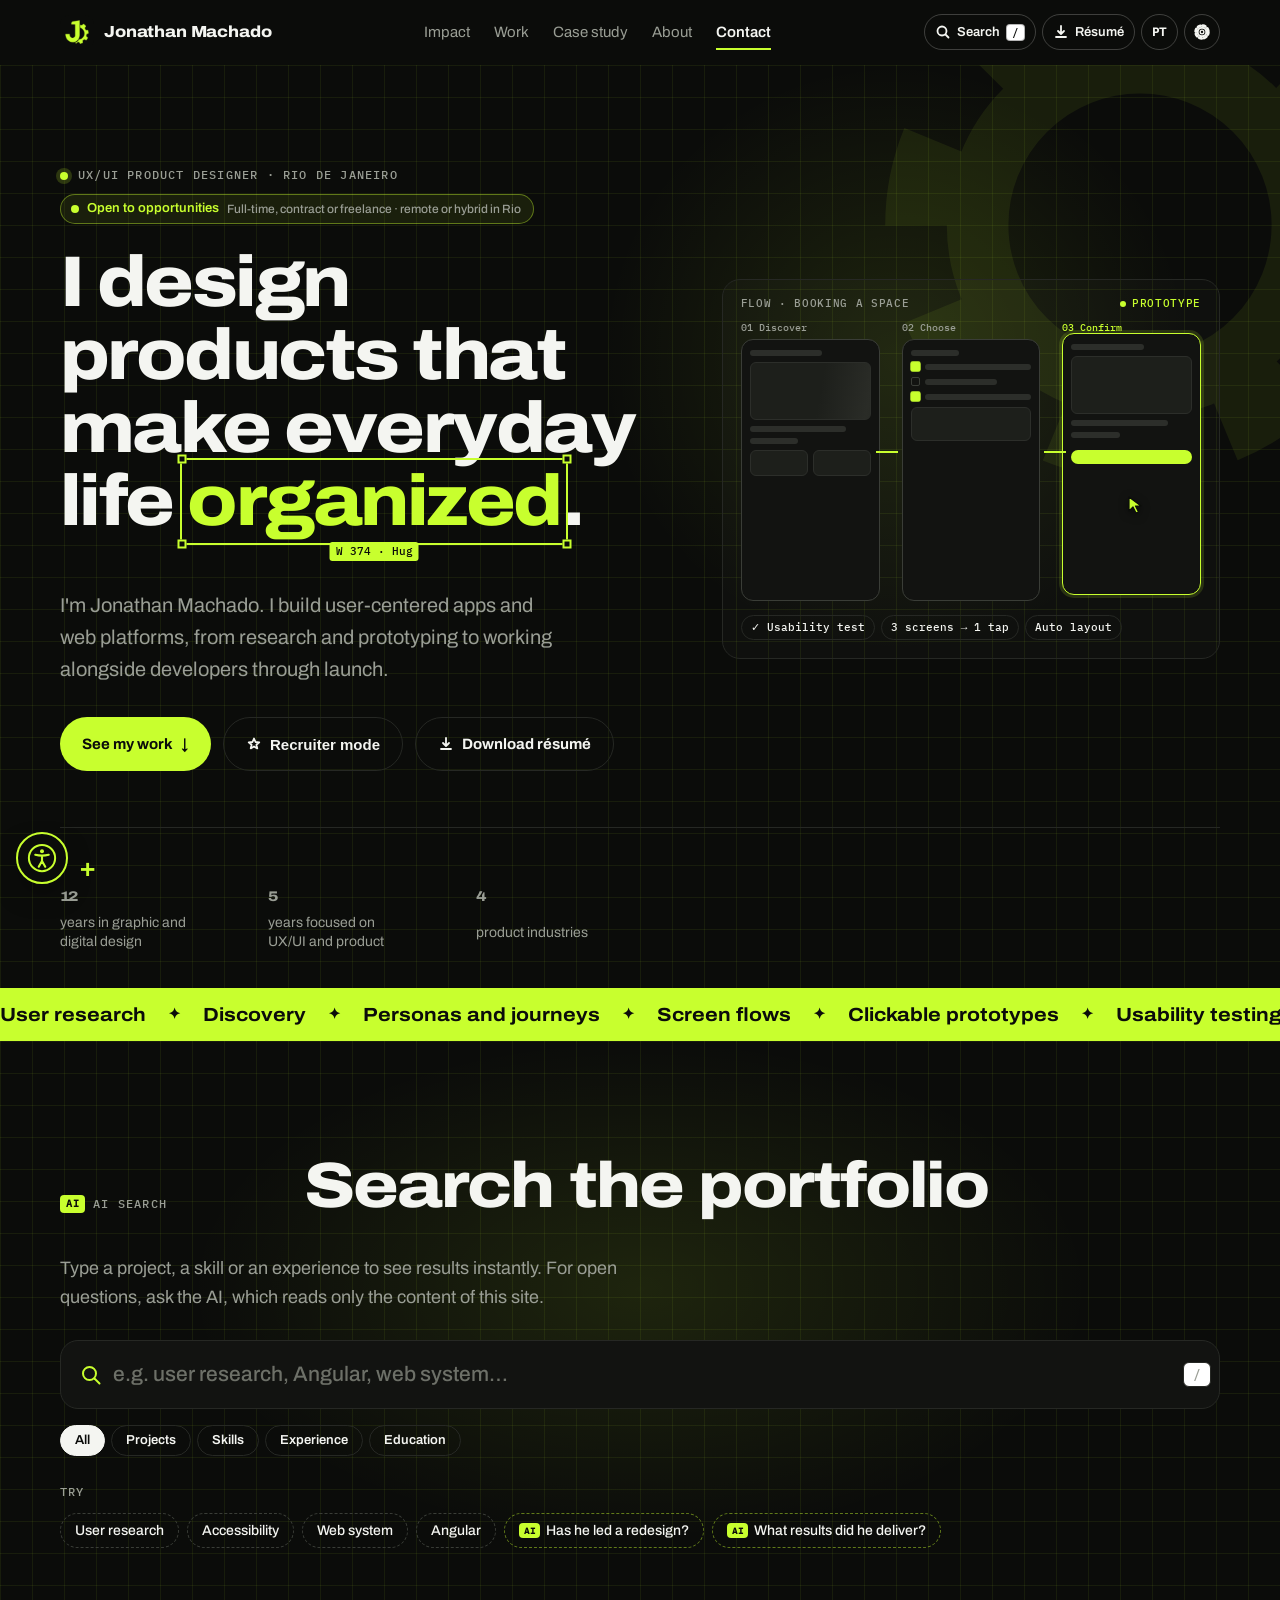
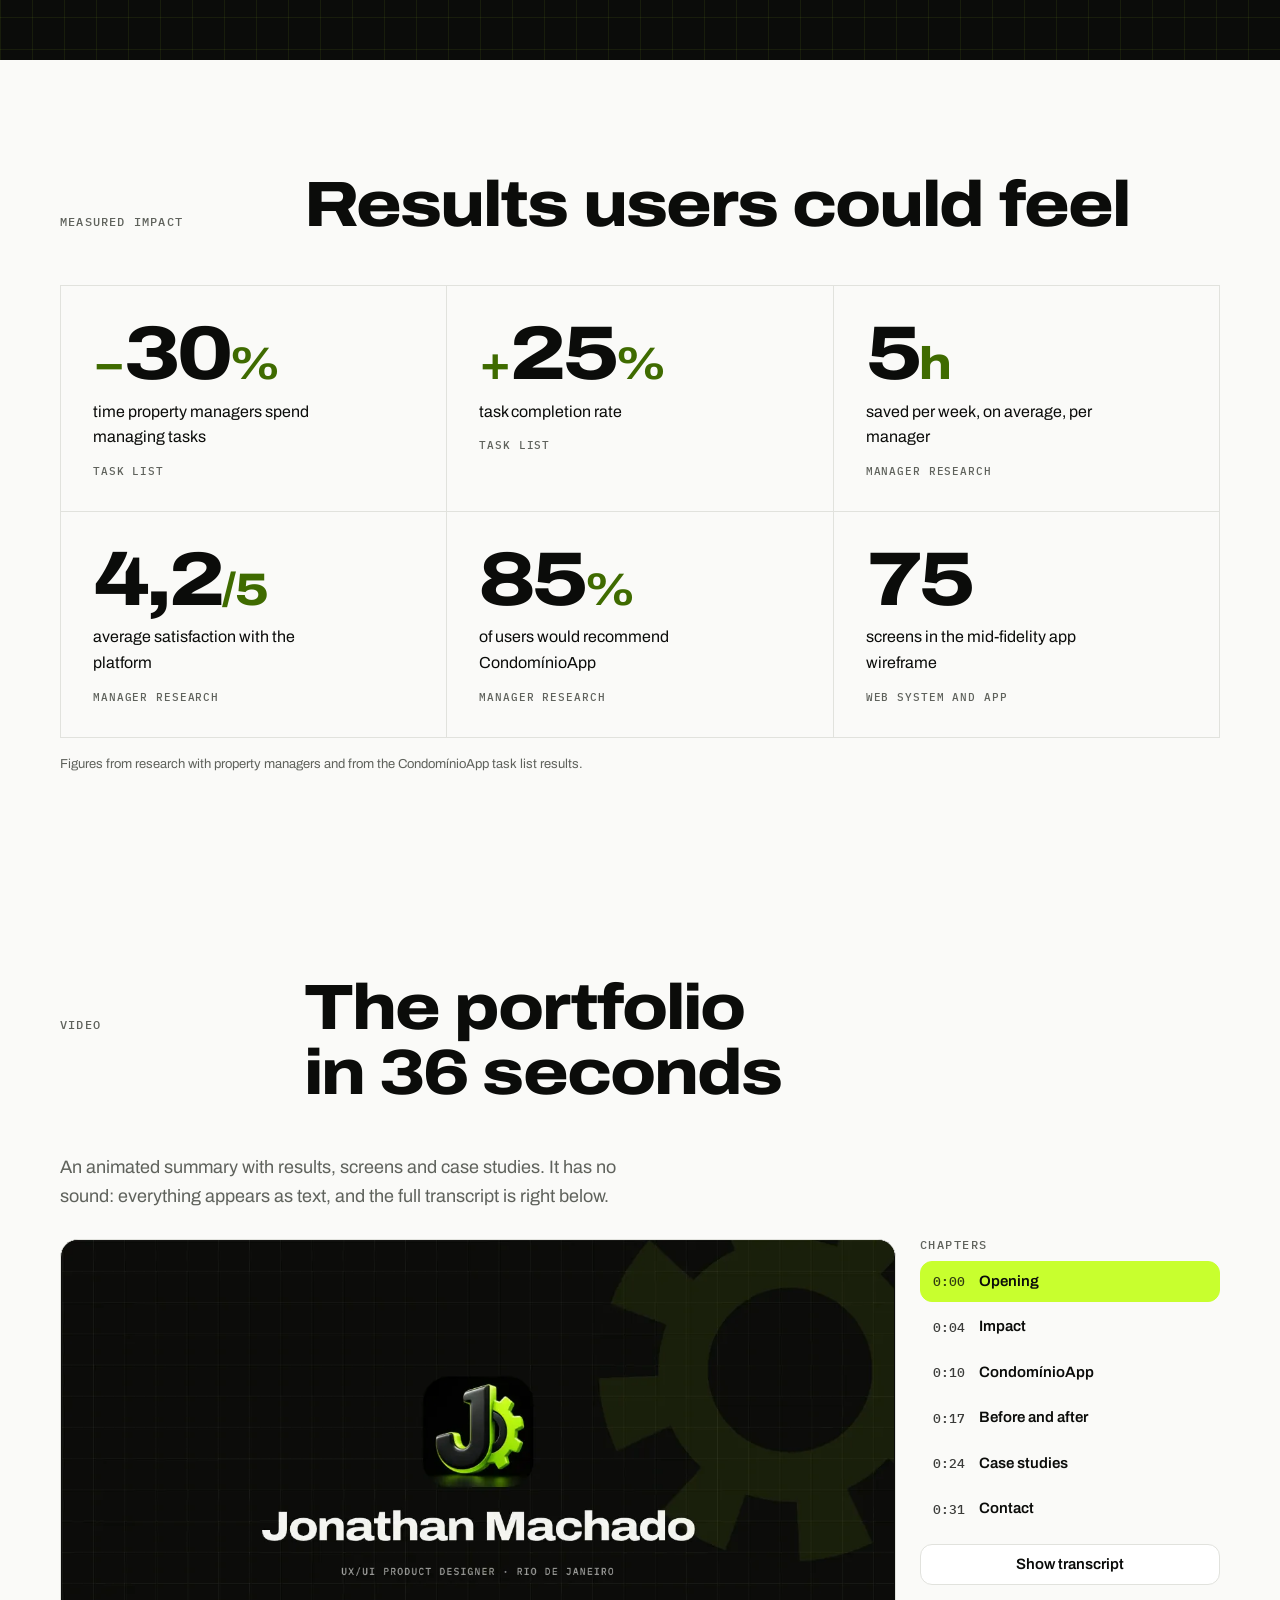
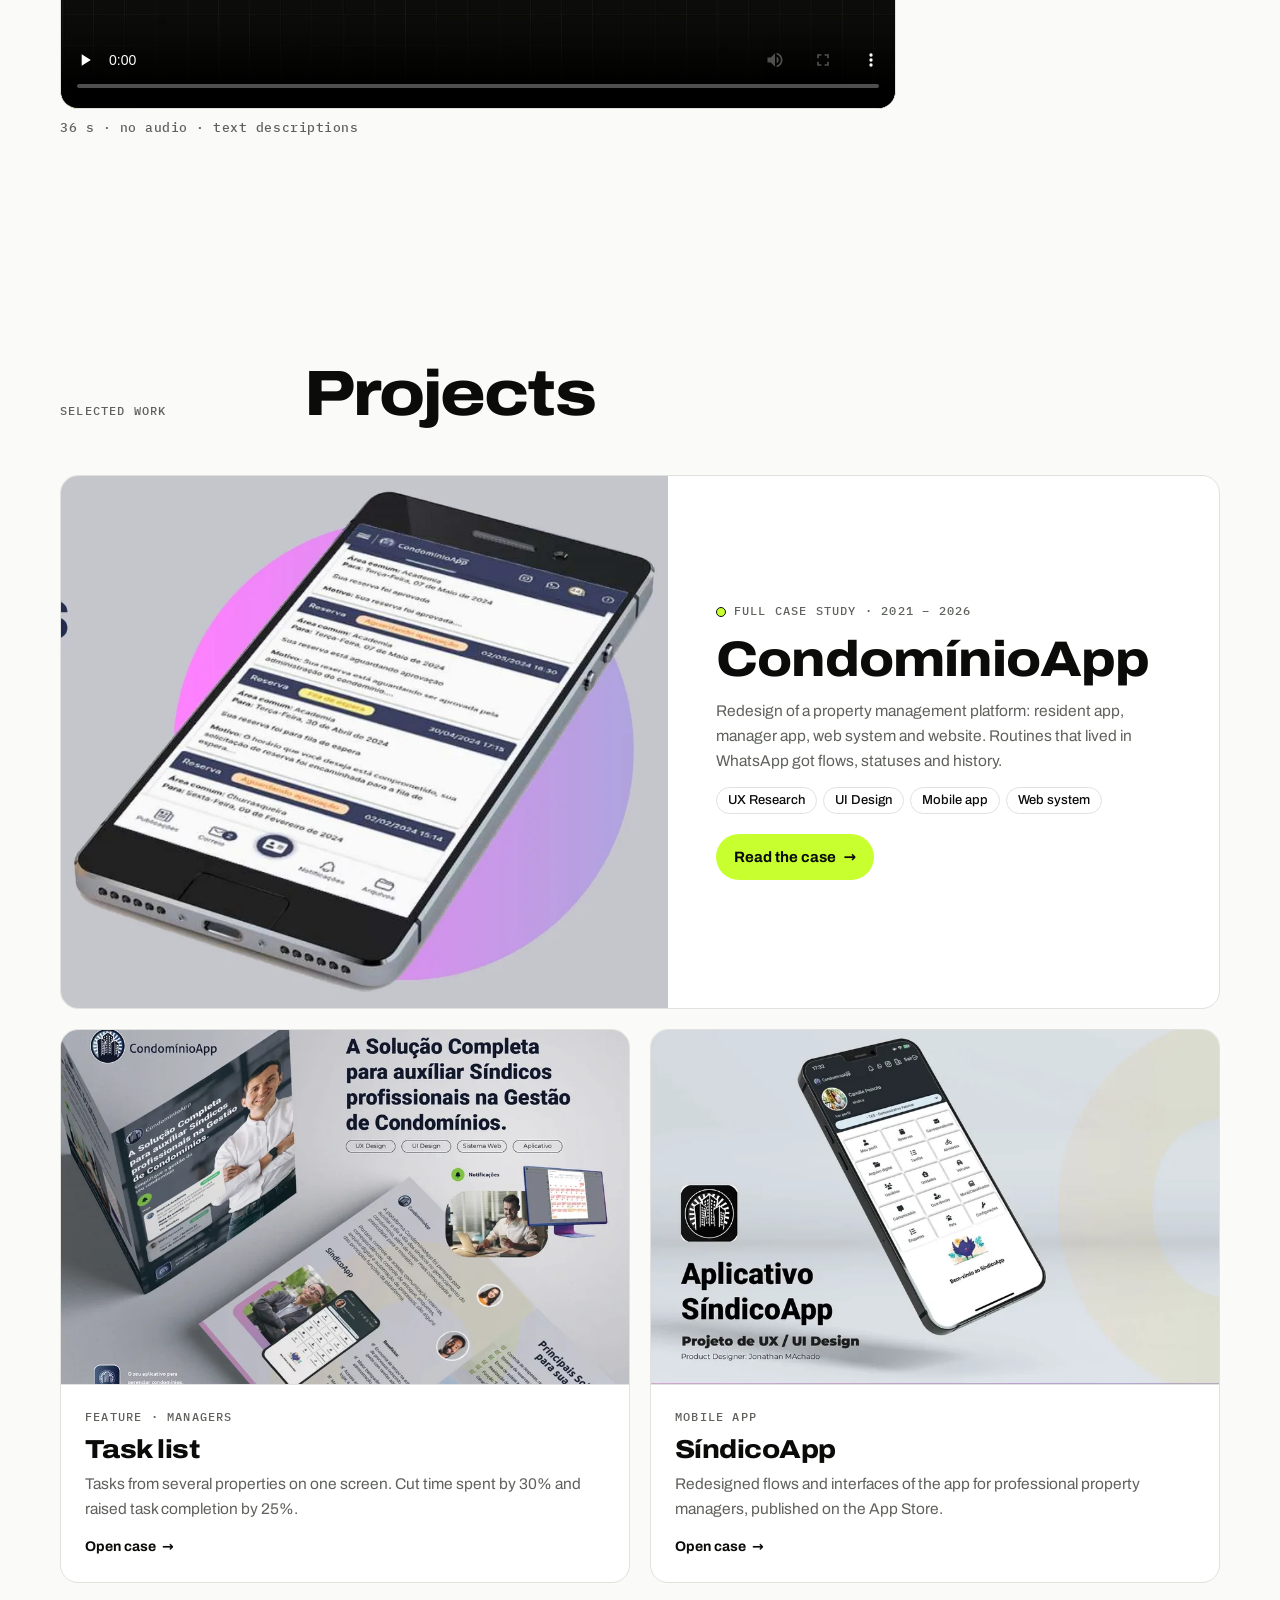
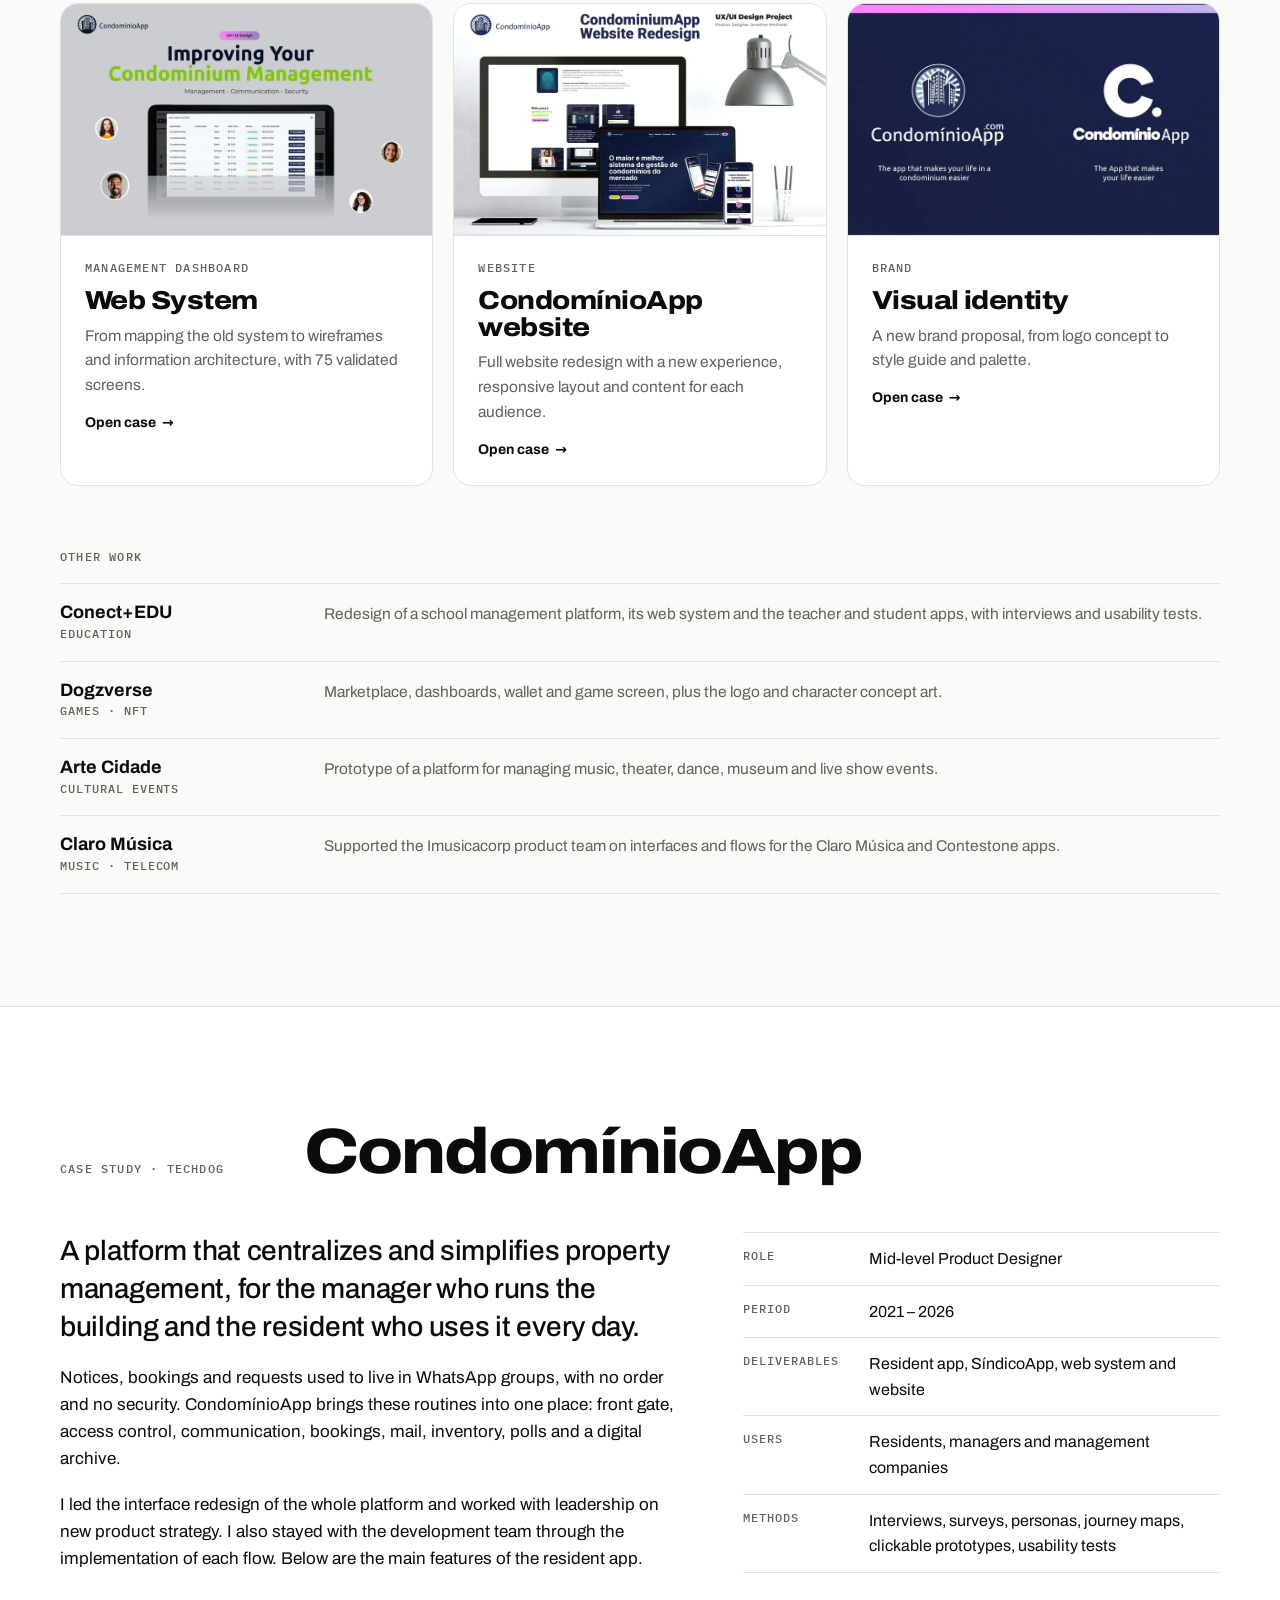
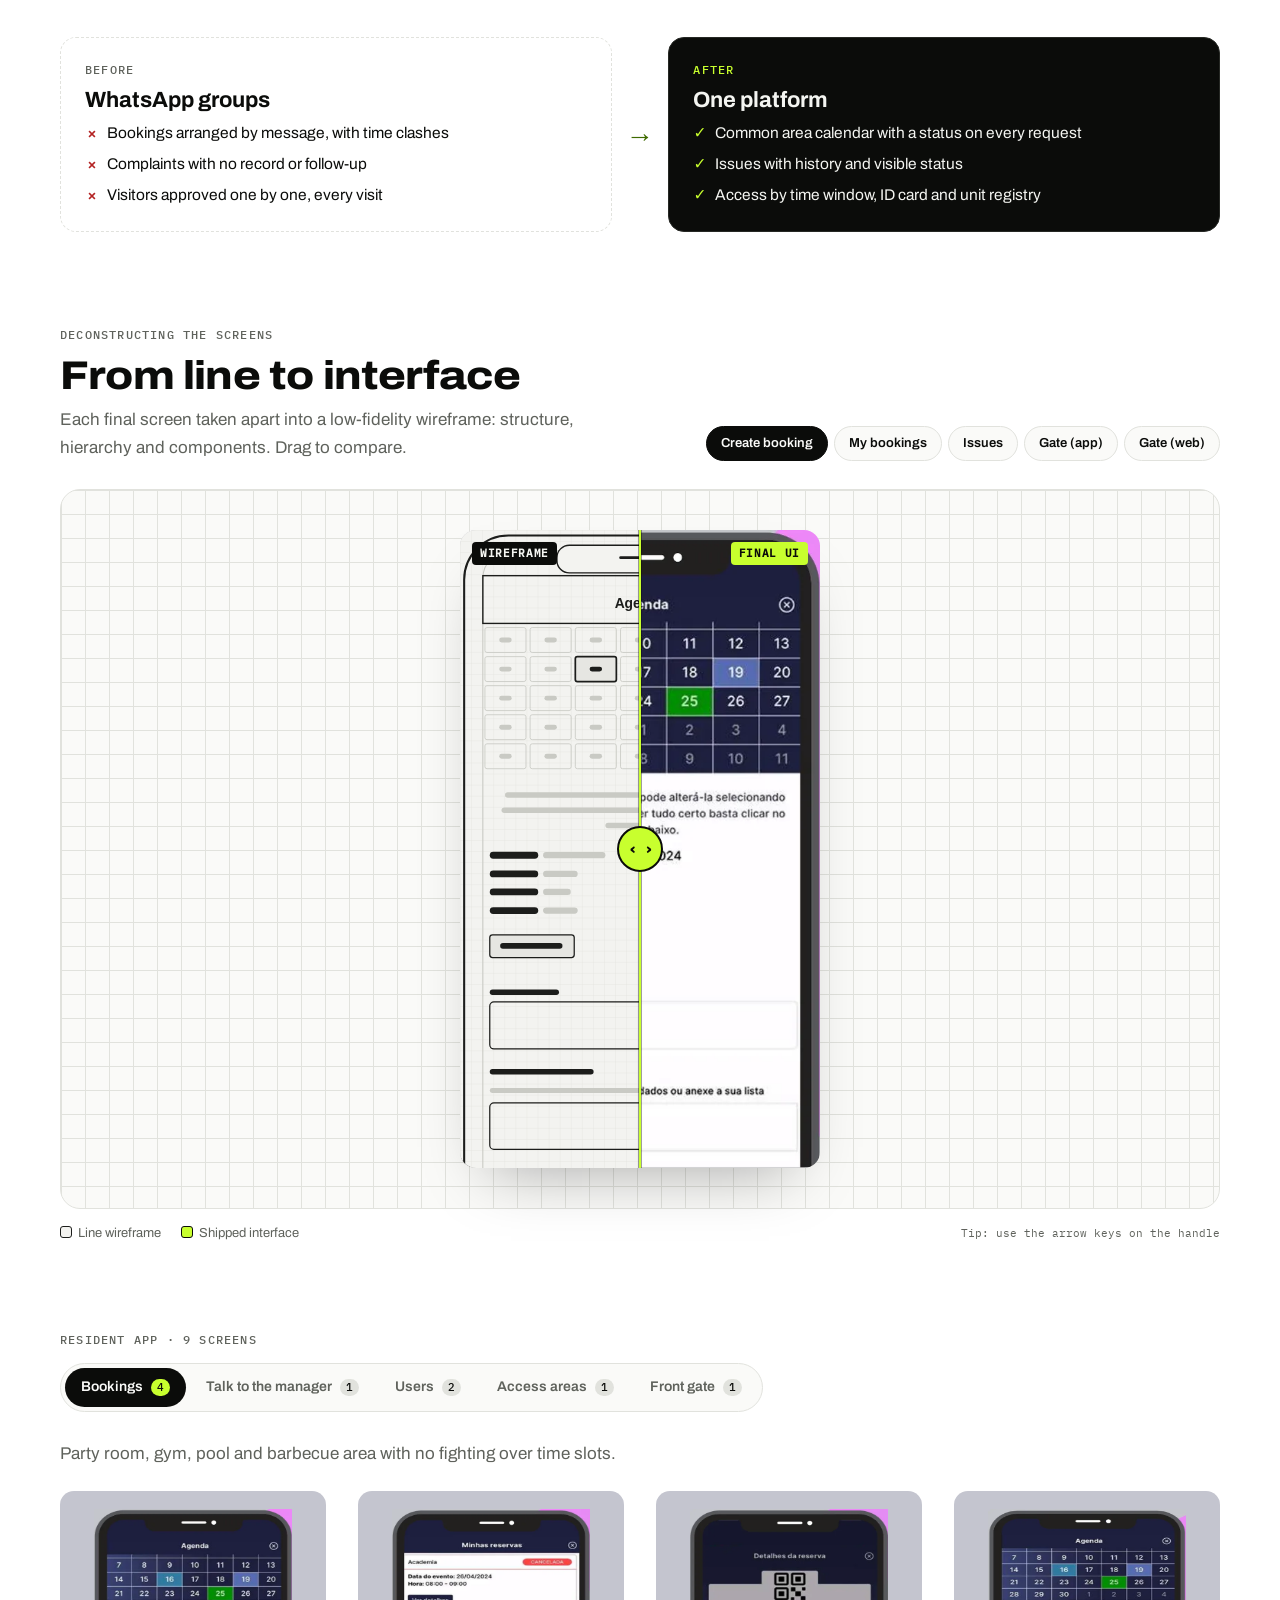
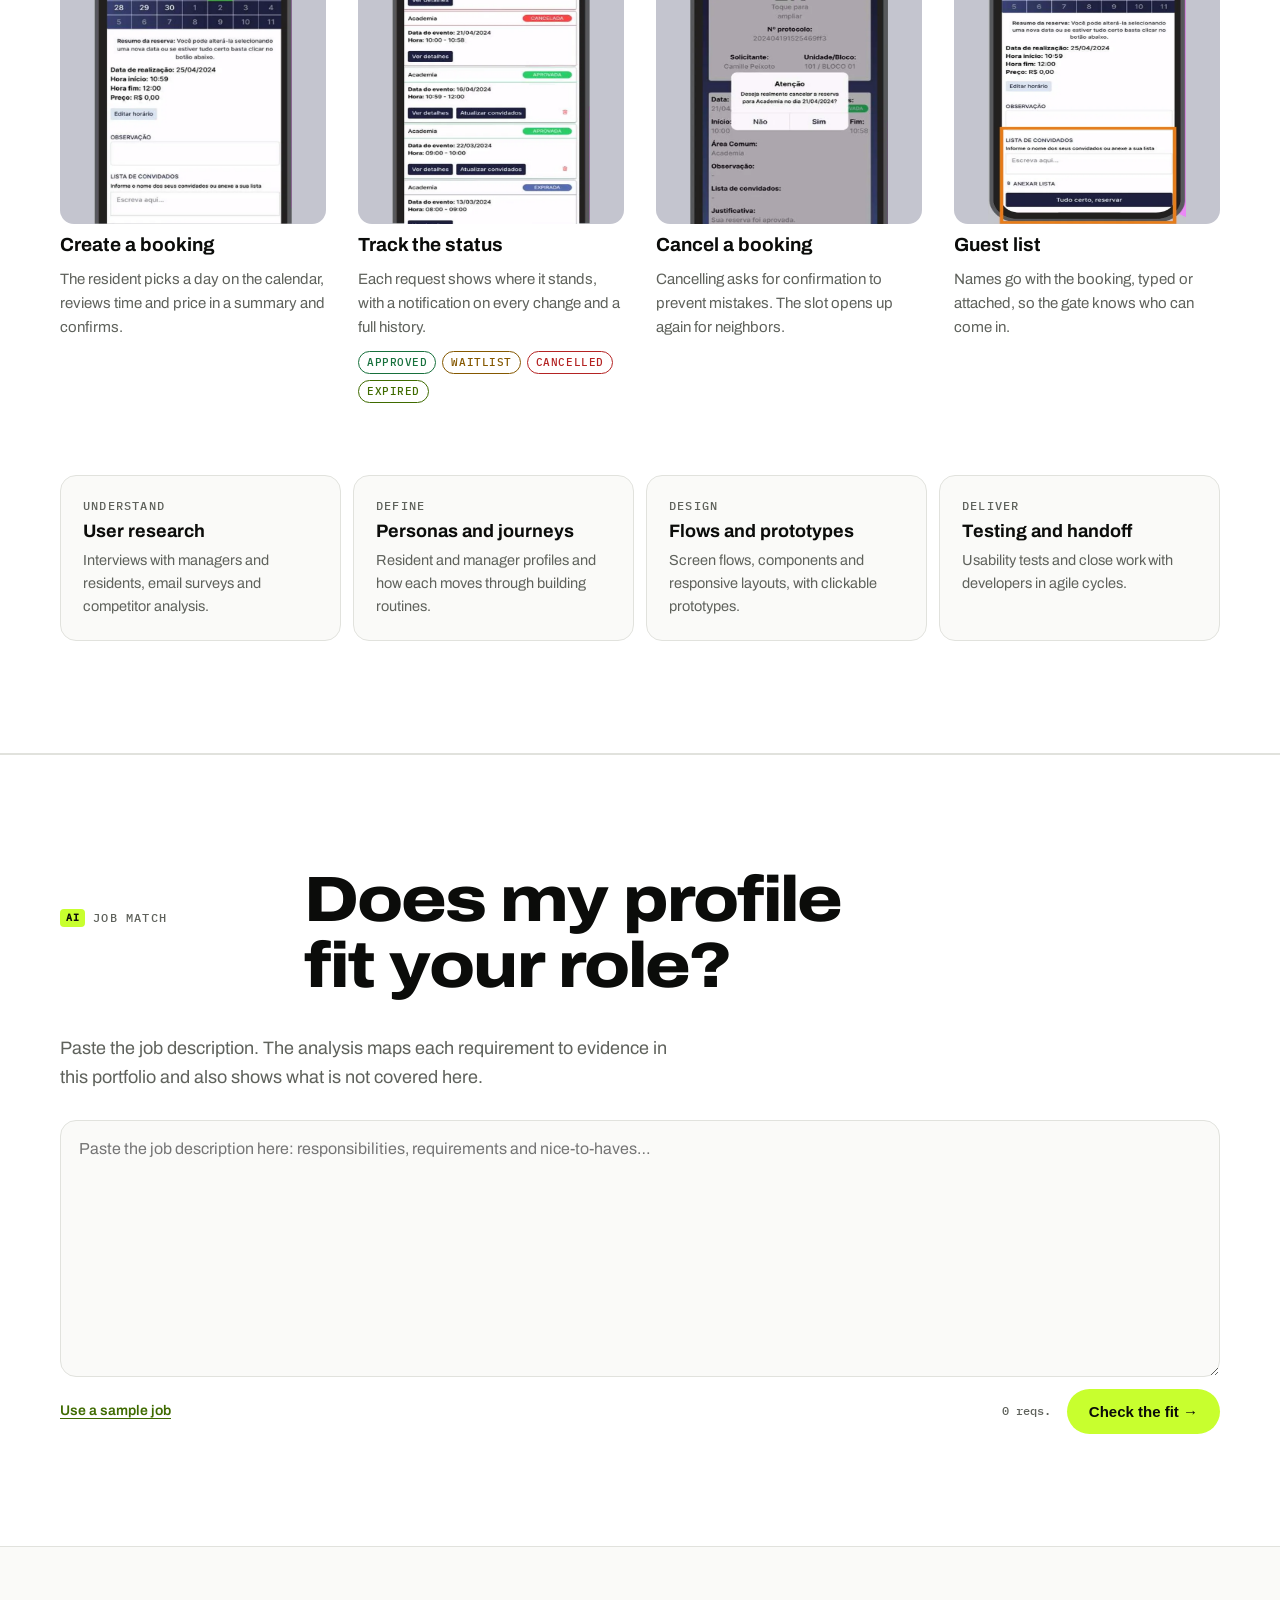
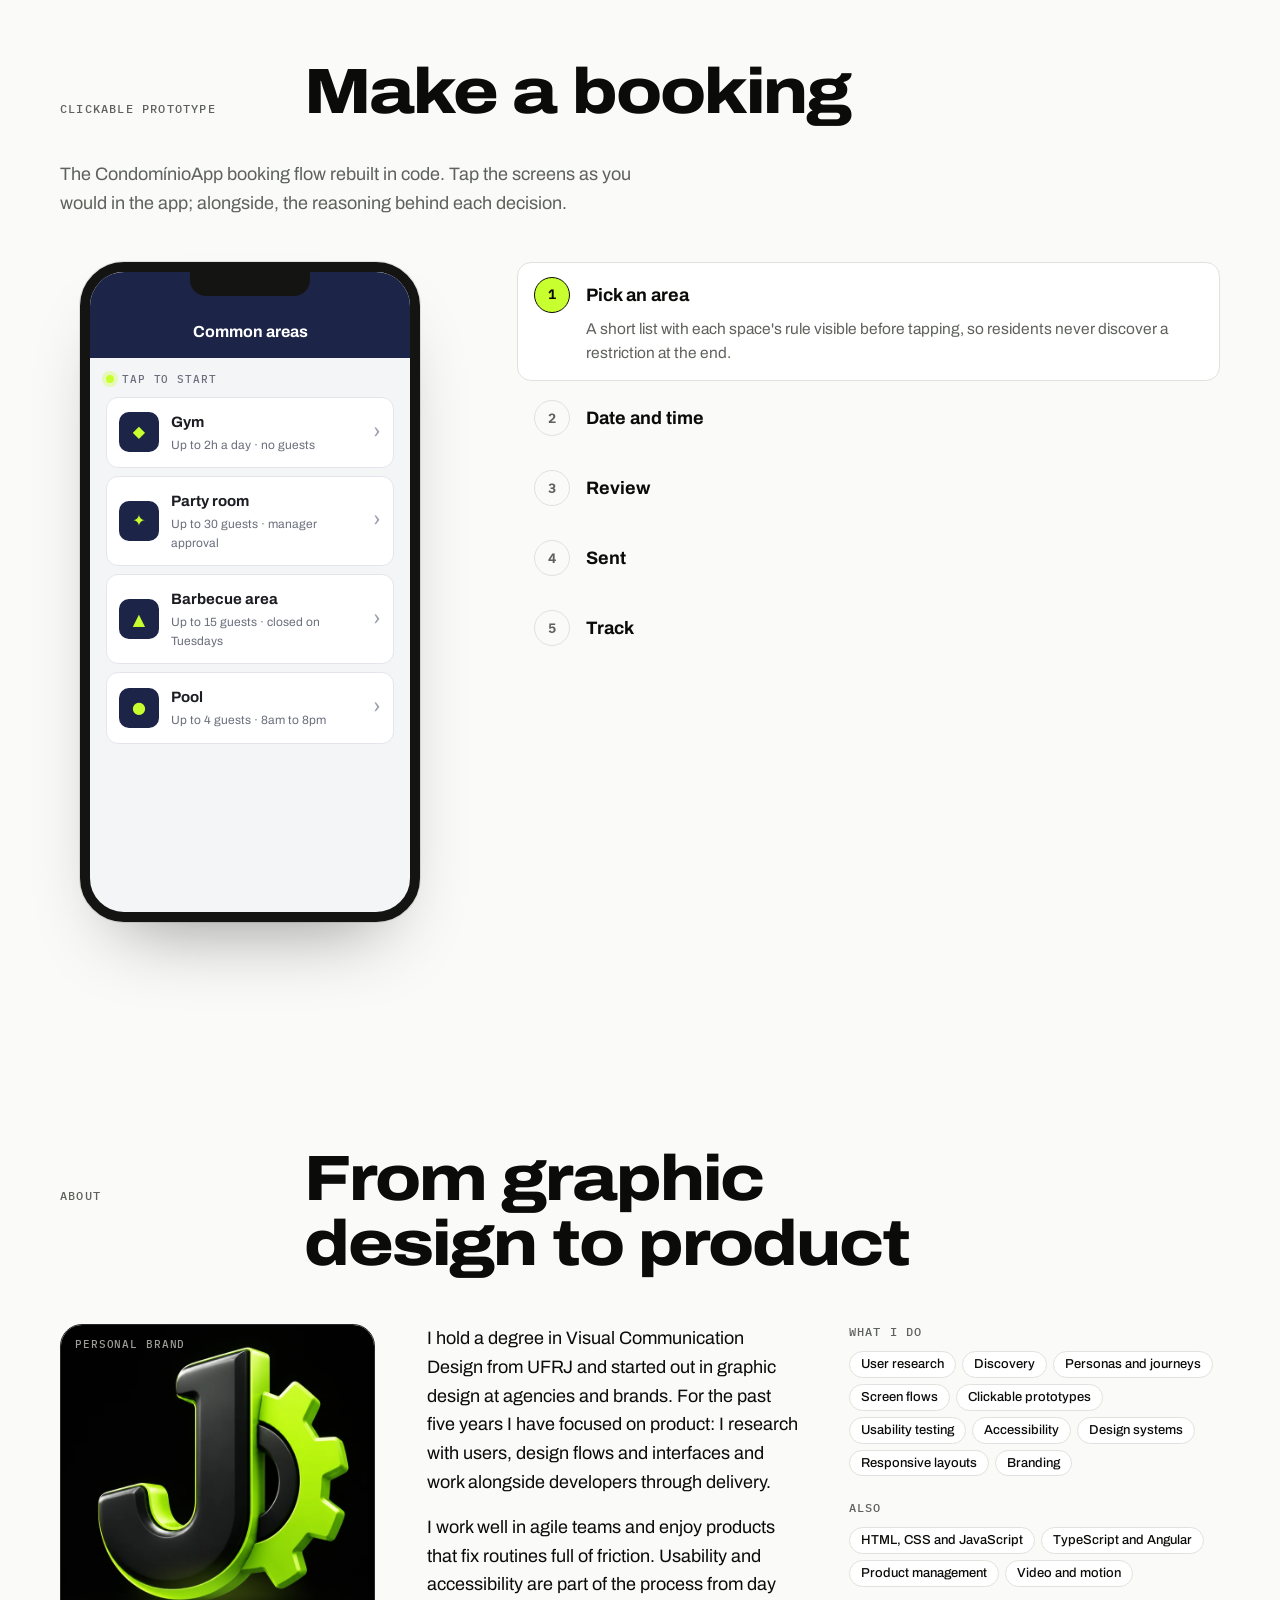
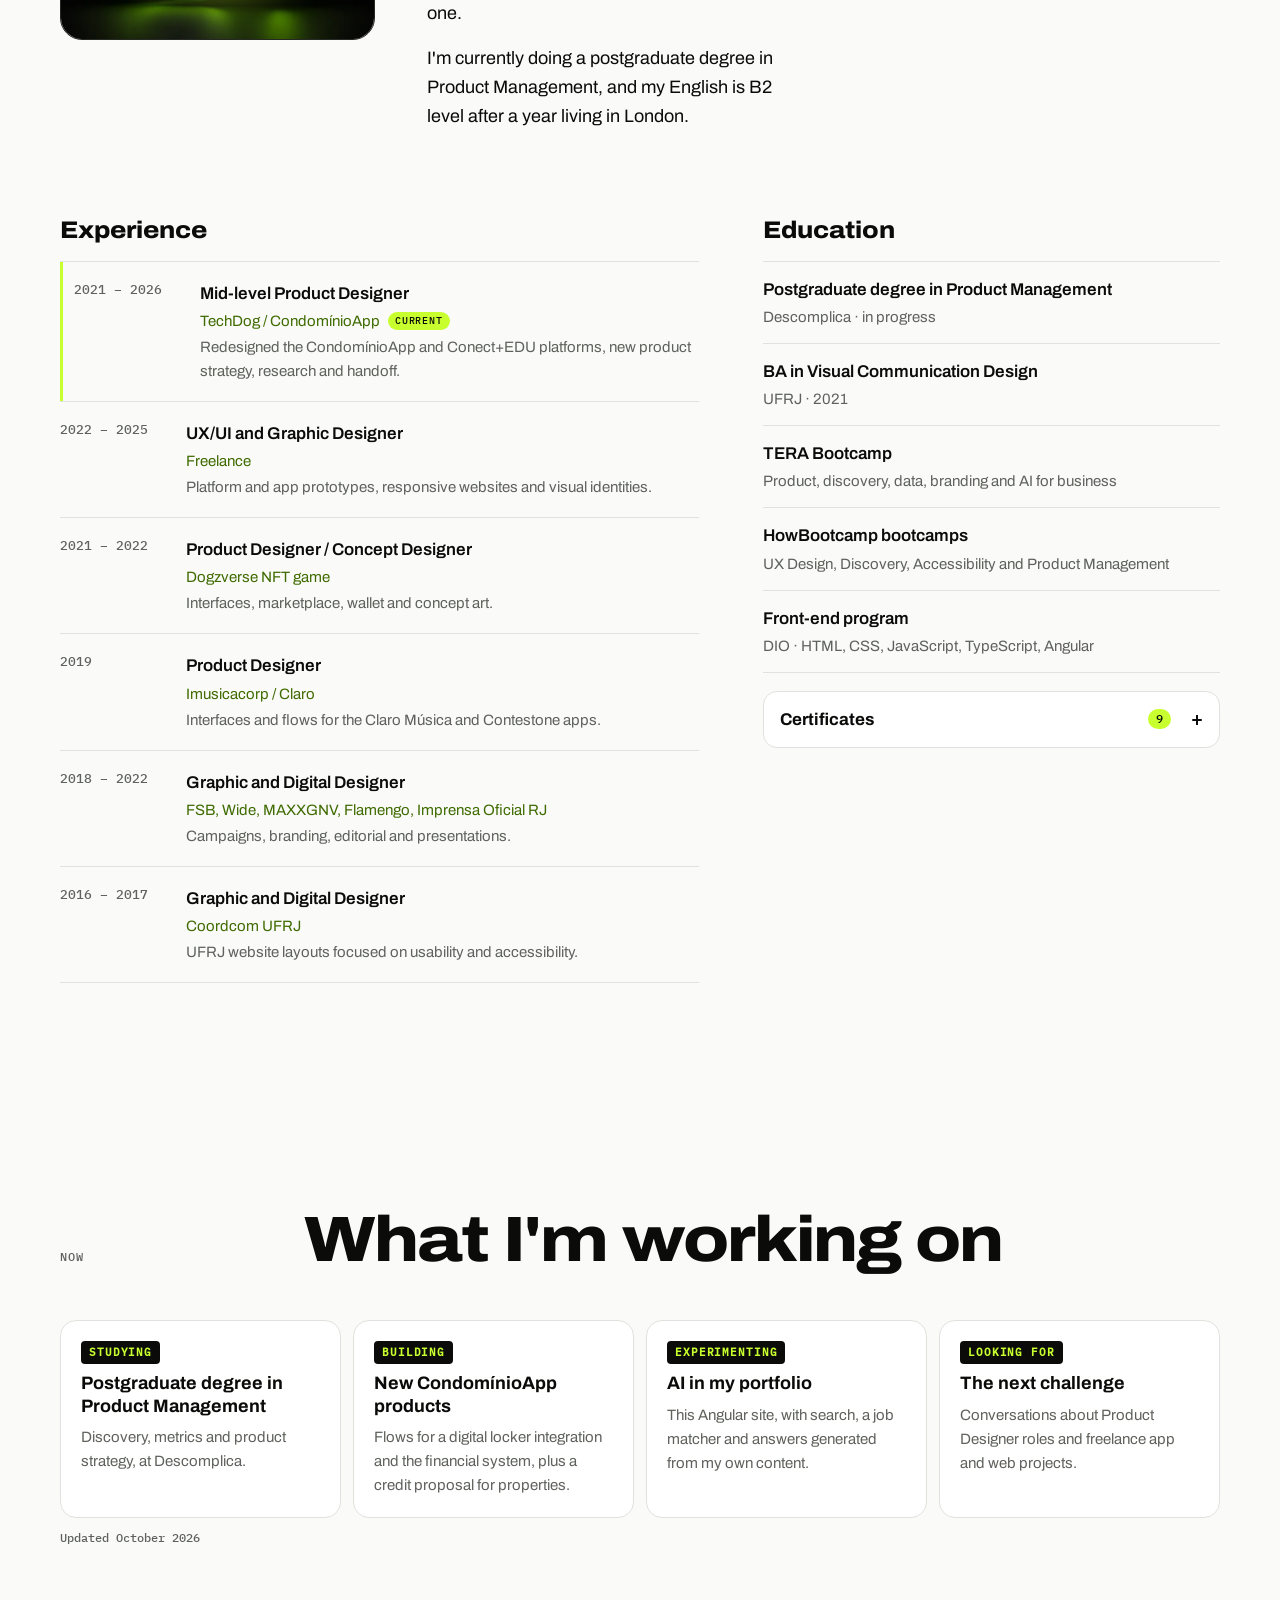
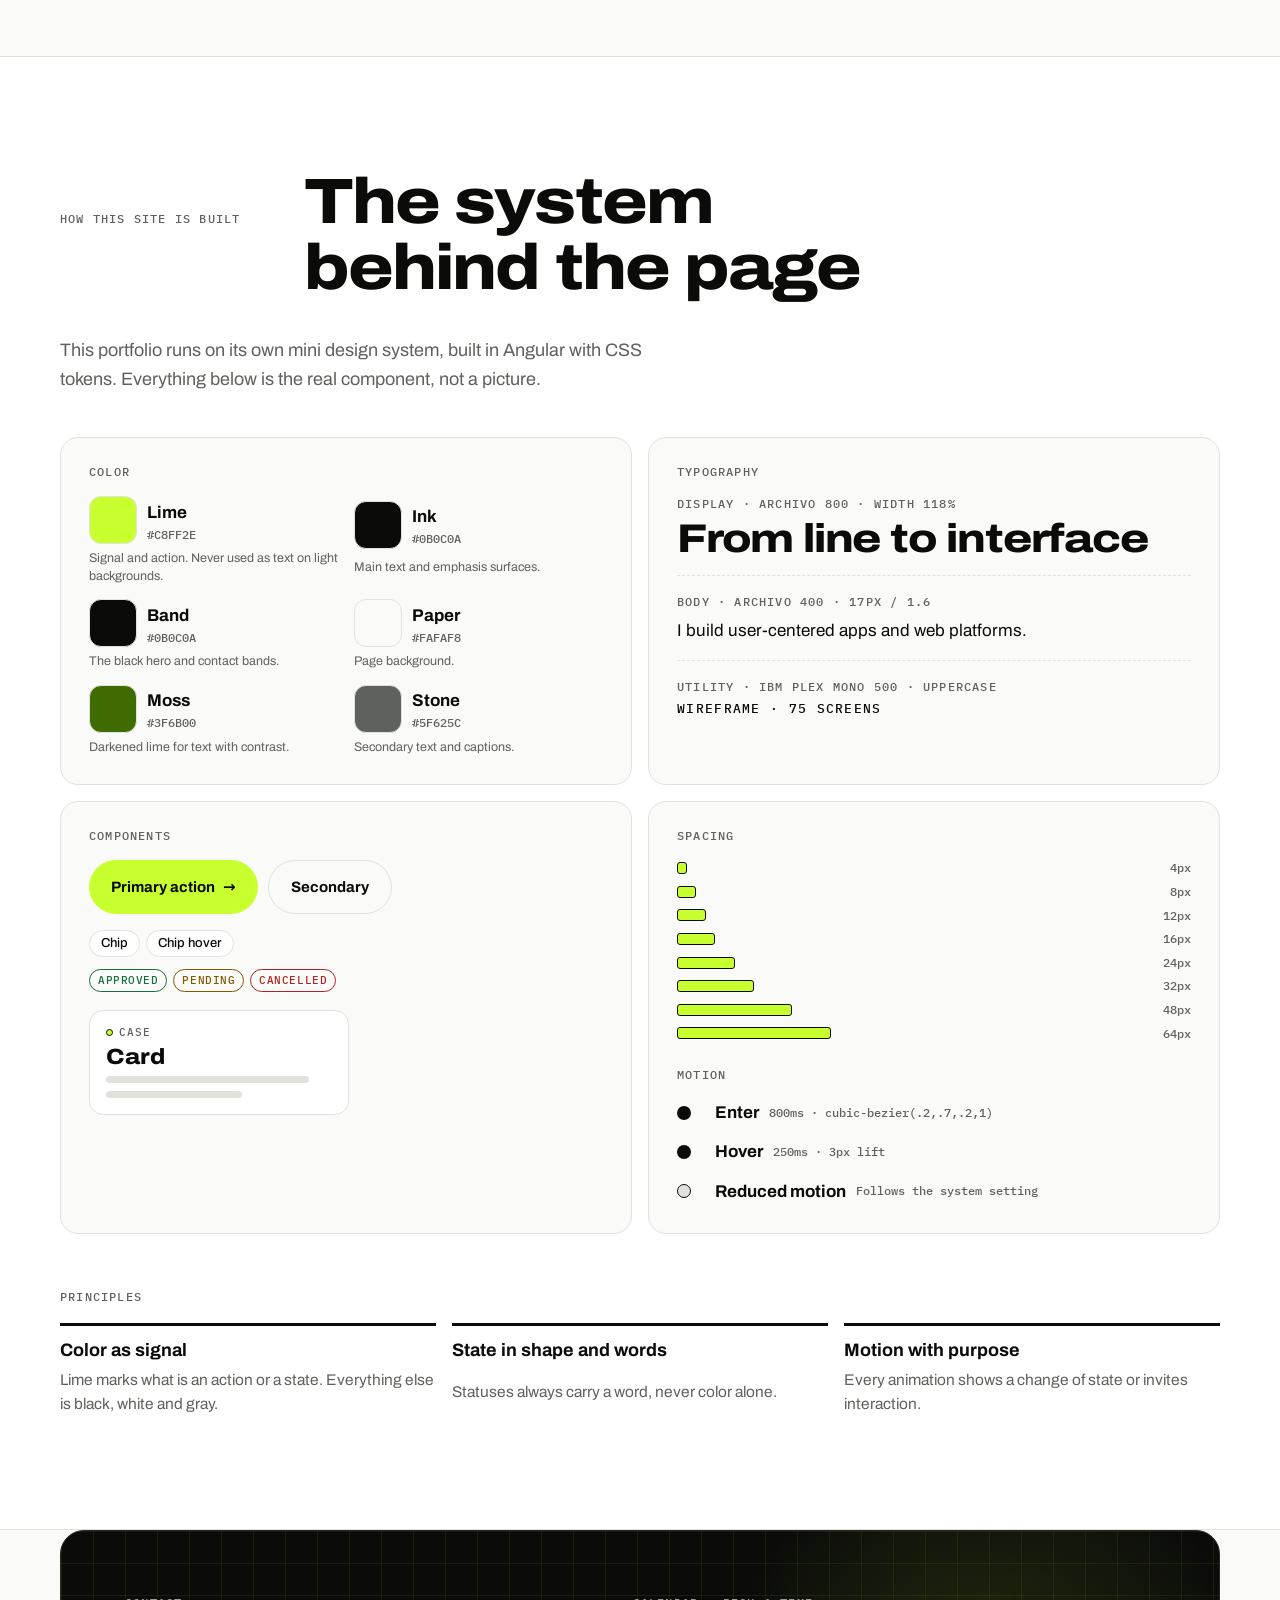
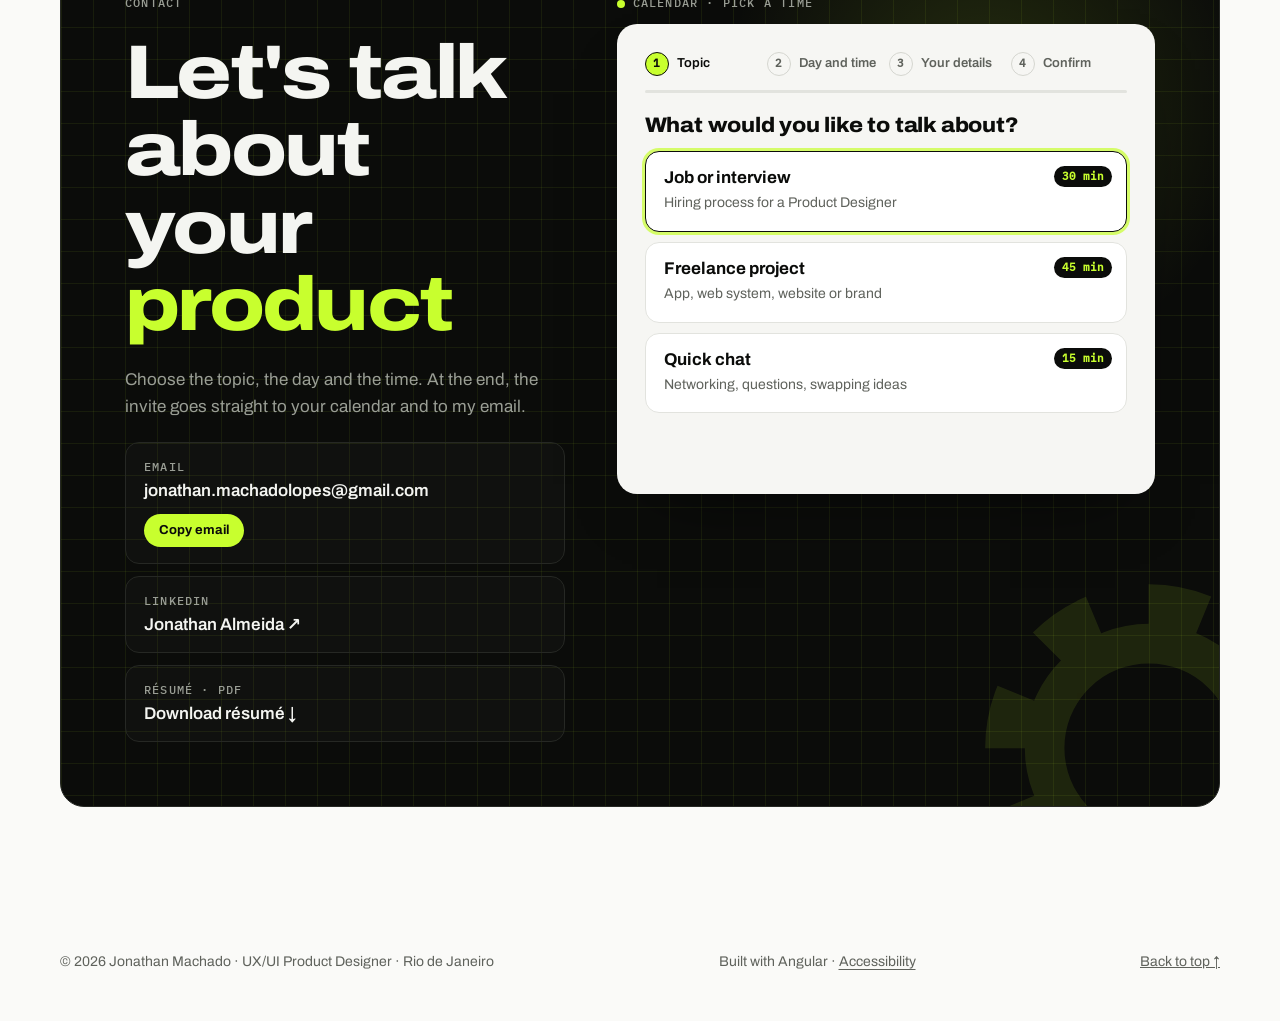
<file: index.html>
<!DOCTYPE html><html lang="pt-BR"><head>
  <meta charset="utf-8">
  <title>Jonathan Machado · UX/UI Product Designer</title>
  <base href="./">
  <meta name="viewport" content="width=device-width, initial-scale=1, viewport-fit=cover">
  <meta name="description" content="Portfólio de Jonathan Machado, UX/UI Product Designer no Rio de Janeiro. Cases de apps e sistemas web, métricas de impacto, experiência e contato.">
  <meta name="author" content="Jonathan Machado">
  <meta name="theme-color" content="#0b0c0a">
  <meta name="robots" content="index, follow, max-image-preview:large">
  <!-- Endereço do site: troque jonathanmachado.pages.dev aqui, no sitemap e no robots.txt se mudar (ex.: domínio próprio). -->
  <link rel="canonical" href="https://jonathanmachado.pages.dev/">
  <link rel="preload" href="img/logo-mark.png" as="image">

  <!-- Compartilhamento (LinkedIn, WhatsApp, X). -->
  <meta property="og:type" content="profile">
  <meta property="og:url" content="https://jonathanmachado.pages.dev/">
  <meta property="og:video" content="https://jonathanmachado.pages.dev/video/reel-pt.mp4">
  <meta property="og:video:type" content="video/mp4">
  <meta property="og:site_name" content="Jonathan Machado">
  <meta property="og:title" content="Jonathan Machado · UX/UI Product Designer">
  <meta property="og:description" content="Cases de apps e sistemas web, do discovery à interface. −30% de tempo e +25% de conclusão de tarefas no CondomínioApp.">
  <meta property="og:image" content="https://jonathanmachado.pages.dev/og-image.png">
  <meta property="og:image:width" content="1200">
  <meta property="og:image:height" content="630">
  <meta property="og:image:alt" content="Jonathan Machado, UX/UI Product Designer">
  <meta property="og:locale" content="pt_BR">
  <meta property="og:locale:alternate" content="en_US">
  <meta name="twitter:card" content="summary_large_image">
  <meta name="twitter:title" content="Jonathan Machado · UX/UI Product Designer">
  <meta name="twitter:description" content="Cases de apps e sistemas web, do discovery à interface.">
  <meta name="twitter:image" content="https://jonathanmachado.pages.dev/og-image.png">

  <link rel="icon" type="image/png" href="favicon.png">
  <link rel="apple-touch-icon" href="icons/icon-192.png">
  <link rel="manifest" href="manifest.webmanifest">

  <script type="application/ld+json">
{
 "@context": "https://schema.org",
 "@graph": [
  {
   "@type": "Person",
   "@id": "https://jonathanmachado.pages.dev/#jonathan",
   "name": "Jonathan Machado Lopes de Almeida",
   "alternateName": "Jonathan Machado",
   "jobTitle": "UX/UI Product Designer",
   "url": "https://jonathanmachado.pages.dev/",
   "image": "https://jonathanmachado.pages.dev/img/logo-3d.webp",
   "email": "mailto:jonathan.machadolopes@gmail.com",
   "address": {
    "@type": "PostalAddress",
    "addressLocality": "Rio de Janeiro",
    "addressRegion": "RJ",
    "addressCountry": "BR"
   },
   "alumniOf": {
    "@type": "CollegeOrUniversity",
    "name": "Universidade Federal do Rio de Janeiro"
   },
   "worksFor": {
    "@type": "Organization",
    "name": "TechDog / CondomínioApp"
   },
   "knowsAbout": [
    "UX Design",
    "UI Design",
    "Product Design",
    "User Research",
    "Usability Testing",
    "Accessibility",
    "Design Systems",
    "Prototyping",
    "Figma",
    "Angular"
   ],
   "knowsLanguage": [
    "pt-BR",
    "en"
   ],
   "sameAs": [
    "https://www.linkedin.com/in/jonathan-almeida-160683121/"
   ]
  },
  {
   "@type": "WebSite",
   "@id": "https://jonathanmachado.pages.dev/#site",
   "url": "https://jonathanmachado.pages.dev/",
   "name": "Jonathan Machado · UX/UI Product Designer",
   "inLanguage": [
    "pt-BR",
    "en"
   ],
   "publisher": {
    "@id": "https://jonathanmachado.pages.dev/#jonathan"
   }
  },
  {
   "@type": "ProfilePage",
   "@id": "https://jonathanmachado.pages.dev/#page",
   "url": "https://jonathanmachado.pages.dev/",
   "name": "Jonathan Machado · UX/UI Product Designer",
   "isPartOf": {
    "@id": "https://jonathanmachado.pages.dev/#site"
   },
   "mainEntity": {
    "@id": "https://jonathanmachado.pages.dev/#jonathan"
   },
   "inLanguage": "pt-BR",
   "dateModified": "2026-10-18"
  },
  {
   "@type": "ItemList",
   "name": "Cases de UX/UI",
   "itemListElement": [
    {
     "@type": "ListItem",
     "position": 1,
     "item": {
      "@type": "CreativeWork",
      "name": "Lista de tarefas para síndicos",
      "url": "https://jonathanmachado.pages.dev/#case-tarefas",
      "image": "https://jonathanmachado.pages.dev/cases/tarefas-cover.webp",
      "creator": {
       "@id": "https://jonathanmachado.pages.dev/#jonathan"
      }
     }
    },
    {
     "@type": "ListItem",
     "position": 2,
     "item": {
      "@type": "CreativeWork",
      "name": "SíndicoApp",
      "url": "https://jonathanmachado.pages.dev/#case-sindico",
      "image": "https://jonathanmachado.pages.dev/cases/sindico-cover.webp",
      "creator": {
       "@id": "https://jonathanmachado.pages.dev/#jonathan"
      }
     }
    },
    {
     "@type": "ListItem",
     "position": 3,
     "item": {
      "@type": "CreativeWork",
      "name": "Sistema Web CondomínioApp",
      "url": "https://jonathanmachado.pages.dev/#case-websys",
      "image": "https://jonathanmachado.pages.dev/cases/websys-cover.webp",
      "creator": {
       "@id": "https://jonathanmachado.pages.dev/#jonathan"
      }
     }
    },
    {
     "@type": "ListItem",
     "position": 4,
     "item": {
      "@type": "CreativeWork",
      "name": "Redesign do site CondomínioApp",
      "url": "https://jonathanmachado.pages.dev/#case-website",
      "image": "https://jonathanmachado.pages.dev/cases/website-cover.webp",
      "creator": {
       "@id": "https://jonathanmachado.pages.dev/#jonathan"
      }
     }
    },
    {
     "@type": "ListItem",
     "position": 5,
     "item": {
      "@type": "CreativeWork",
      "name": "Nova identidade visual",
      "url": "https://jonathanmachado.pages.dev/#case-identity",
      "image": "https://jonathanmachado.pages.dev/cases/identity-cover.webp",
      "creator": {
       "@id": "https://jonathanmachado.pages.dev/#jonathan"
      }
     }
    }
   ]
  },
  {
   "@type": "VideoObject",
   "name": "O portfólio de Jonathan Machado em 36 segundos",
   "description": "Resumo animado e sem áudio com resultados medidos, telas do CondomínioApp, um antes e depois em wireframe e cinco cases.",
   "thumbnailUrl": "https://jonathanmachado.pages.dev/video/poster.webp",
   "contentUrl": "https://jonathanmachado.pages.dev/video/reel-pt.mp4",
   "uploadDate": "2026-10-18",
   "duration": "PT36S",
   "inLanguage": "pt-BR"
  }
 ]
}
  </script>
<link rel="stylesheet" href="styles-O66DG7EK.css"></head>
<body>
  <app-root ng-version="21.2.25" ng-server-context="ssg"><a href="#conteudo" class="skip">Pular para o conteúdo</a><app-header><header class="top"><div class="wrap top__row"><a href="#inicio" class="mark" aria-label="Início"><span aria-hidden="true" class="mark__logo"><img src="img/logo-mark.png" alt="" width="24" height="24"></span><span class="mark__name">Jonathan Machado</span></a><nav class="top__nav" aria-label="Seções"><a class="" href="#impacto">Impacto</a><a class="" href="#trabalhos">Trabalhos</a><a class="" href="#case">Case</a><a class="" href="#sobre">Sobre</a><a class="cta-link" href="#contato">Contato</a><!----></nav><div class="top__tools"><button type="button" class="tool tool--search" aria-label="Buscar no portfólio" title="Aperte / para buscar"><svg viewBox="0 0 16 16" aria-hidden="true"><circle cx="7" cy="7" r="4.5"></circle><path d="m10.5 10.5 3 3"></path></svg><span>Busca</span><kbd>/</kbd></button><a appcvdownload="" class="tool tool--cv" aria-label="Baixar currículo" href="cv/Curriculo_Jonathan_Machado_Product_Designer.pdf" download="Curriculo_Jonathan_Machado_Product_Designer.pdf"><svg viewBox="0 0 16 16" aria-hidden="true"><path d="M8 2v8m0 0 3-3m-3 3L5 7M3 13h10"></path></svg><span>Currículo</span></a><button type="button" class="tool tool--lang" aria-label="Read in English" title="Read in English"> EN </button><button type="button" class="tool tool--theme" aria-label="Mudar para tema escuro" title="Mudar para tema escuro"><svg viewBox="0 0 24 24" aria-hidden="true" class="tool__gear" style="transform: rotate(0deg);"><circle cx="12" cy="12" r="7.6" fill="none" stroke="currentColor" stroke-width="3.4" stroke-dasharray="3 3"></circle><circle cx="12" cy="12" r="5.2" fill="none" stroke="currentColor" stroke-width="2.4"></circle><circle cx="12" cy="12" r="2.2" stroke="currentColor" stroke-width="1.6" fill="none"></circle></svg></button></div></div><span aria-hidden="true" class="top__progress" style="transform: scaleX(0);"></span></header></app-header><main id="conteudo" tabindex="-1"><app-hero><section id="inicio" class="hero"><div aria-hidden="true" class="hero__spot"></div><app-gear aria-hidden="true" class="gear"><svg viewBox="0 0 200 200" width="100%" height="100%"><circle cx="100" cy="100" r="78" stroke-width="26" stroke-dasharray="30.6 30.6"></circle><circle cx="100" cy="100" r="58" stroke-width="22"></circle></svg></app-gear><div class="wrap"><div class="hero__grid"><div class="hero__copy"><div class="hero__meta in in-1"><p class="label"><span aria-hidden="true" class="dot"></span>UX/UI Product Designer · Rio de Janeiro</p><span class="avail"><i></i>Aberto a oportunidades<small>CLT, PJ ou freelance · remoto ou híbrido no Rio</small></span><!----></div><h1 class="hero__title in in-2"> Desenho produtos que deixam a rotina <span aria-live="polite" class="sel" style="width: 0px;"><span class="sel__word">simples</span><!----><span aria-hidden="true" class="sel__measure">simples</span><i></i><i></i><i></i><i></i><b aria-hidden="true" class="sel__tag">W 0 · Hug</b></span><span class="hero__period">.</span></h1><p class="lede in in-3">Sou Jonathan Machado. Crio apps e sistemas web centrados em quem usa, da pesquisa ao protótipo e ao acompanhamento do desenvolvimento.</p><div class="hero__actions in in-4"><a href="#trabalhos" class="btn">Ver trabalhos <span aria-hidden="true">↓</span></a><button type="button" class="btn btn--ghost"><svg viewBox="0 0 16 16" aria-hidden="true" class="btn__ico"><path d="M8 2.5 9.5 6l3.8.3-2.9 2.4.9 3.7L8 10.4l-3.3 2 .9-3.7L2.7 6.3 6.5 6z"></path></svg> Modo recrutador </button><a appcvdownload="" class="btn btn--ghost" href="cv/Curriculo_Jonathan_Machado_Product_Designer.pdf" download="Curriculo_Jonathan_Machado_Product_Designer.pdf"><svg viewBox="0 0 16 16" aria-hidden="true" class="btn__ico"><path d="M8 2v8m0 0 3-3m-3 3L5 7M3 13h10"></path></svg> Baixar currículo </a></div></div><figure class="flow in in-3" data-step="2" aria-label="Ilustração de um fluxo de telas em um canvas de design"><div class="flow__bar"><span>Fluxo · Reserva de espaço</span><span class="flow__live"><i></i>Protótipo</span></div><div class="flow__frames"><div class="frame"><small>01 Descoberta</small><div class="phone"><div class="bar w60"></div><div class="blk tall shimmer"></div><div class="bar w80"></div><div class="bar w40"></div><div class="row"><div class="blk"></div><div class="blk"></div></div></div></div><div class="frame"><small>02 Escolha</small><div class="phone"><div class="bar w40"></div><div class="chk"><i class="on"></i><div class="bar"></div></div><div class="chk"><i></i><div class="bar w60"></div></div><div class="chk"><i class="on"></i><div class="bar"></div></div><div class="blk"></div></div></div><div class="frame is-active"><small>03 Confirmação</small><div class="phone"><div class="bar w60"></div><div class="blk tall"></div><div class="bar w80"></div><div class="bar w40"></div><div class="cta is-pressed"><span class="ripple"></span></div><div class="toast">Reserva confirmada</div><!----></div></div><span aria-hidden="true" class="link link--1"></span><span aria-hidden="true" class="link link--2"></span><svg viewBox="0 0 18 18" aria-hidden="true" class="cursor"><path d="M2 1 L2 15 L6 11 L9 17 L11.5 16 L8.5 10 L14 10 Z"></path></svg></div><div class="flow__notes"><span>✓ Teste de usabilidade</span><span>3 telas → 1 toque</span><span>Auto layout</span><!----></div></figure></div><div class="hero__row"><div class="stats"><div><strong><span>12</span><sup>+</sup><!----></strong><span>anos em design gráfico e digital</span></div><div><strong><span>5</span><!----></strong><span>anos dedicados a UX/UI e produto</span></div><div><strong><span>4</span><!----></strong><span>segmentos de produto</span></div><!----></div></div></div><div class="marquee" aria-label="Especialidades"><div class="marquee__track"><ul><li>Pesquisa com usuários</li><li>Discovery</li><li>Personas e jornada</li><li>Fluxos de telas</li><li>Protótipos navegáveis</li><li>Testes de usabilidade</li><li>Acessibilidade</li><li>Design System</li><li>Layouts responsivos</li><li>Branding</li><!----></ul><ul aria-hidden="true"><li>Pesquisa com usuários</li><li>Discovery</li><li>Personas e jornada</li><li>Fluxos de telas</li><li>Protótipos navegáveis</li><li>Testes de usabilidade</li><li>Acessibilidade</li><li>Design System</li><li>Layouts responsivos</li><li>Branding</li><!----></ul><!----></div></div></section></app-hero><app-search><section id="busca" class="section sx"><div aria-hidden="true" class="sx__glow"></div><div class="wrap"><div appreveal="" class="sec-head"><span class="label"><span class="sx__ai">IA</span>Busca com IA</span><h2>Procure no portfólio</h2></div><p appreveal="" class="sx__lead">Digite um projeto, uma habilidade ou uma experiência para ver os resultados na hora. Para perguntas abertas, peça uma resposta à IA, que lê só o conteúdo deste site.</p><form role="search" appreveal="" class="sx__bar"><svg viewBox="0 0 24 24" aria-hidden="true" class="sx__icon"><circle cx="10.5" cy="10.5" r="6.5"></circle><path d="m15.5 15.5 5 5"></path></svg><input id="site-search" type="search" autocomplete="off" spellcheck="false" class="sx__input" placeholder="Ex.: pesquisa com usuários, Angular, sistema web…" value="" aria-label="Buscar no portfólio"><!----><kbd class="sx__kbd" title="Aperte / para buscar">/</kbd><!----><!----></form><div role="radiogroup" class="sx__filters" aria-label="Buscar no portfólio"><button type="button" role="radio" class="sx__filter is-on" aria-checked="true"> Tudo<!----></button><button type="button" role="radio" class="sx__filter" aria-checked="false"> Projetos<!----></button><button type="button" role="radio" class="sx__filter" aria-checked="false"> Habilidades<!----></button><button type="button" role="radio" class="sx__filter" aria-checked="false"> Experiência<!----></button><button type="button" role="radio" class="sx__filter" aria-checked="false"> Formação<!----></button><!----></div><div class="sx__suggest"><span class="label">Experimente</span><div class="sx__chips"><button type="button" class="sx__chip"><!---->Pesquisa com usuários </button><button type="button" class="sx__chip"><!---->Acessibilidade </button><button type="button" class="sx__chip"><!---->Sistema web </button><button type="button" class="sx__chip"><!---->Angular </button><button type="button" class="sx__chip sx__chip--ai"><span class="sx__ai sx__ai--sm">IA</span><!---->Ele já liderou um redesign? </button><button type="button" class="sx__chip sx__chip--ai"><span class="sx__ai sx__ai--sm">IA</span><!---->Que resultados ele entregou? </button><!----></div></div><!----><!----><!----></div></section></app-search><app-metrics><section id="impacto" class="section metrics"><div class="wrap"><div appreveal="" class="sec-head"><span class="label">Impacto medido</span><h2>Resultados que os usuários sentiram</h2></div><ul class="metrics__grid"><li appreveal="" class="metric"><strong class="metric__value"><span class="metric__affix">−</span><!----><span>30</span><span class="metric__affix">%</span><!----></strong><span class="metric__label">de tempo gasto pelos síndicos na gestão de tarefas</span><span class="metric__src">Lista de tarefas</span><span aria-hidden="true" class="metric__bar"></span></li><li appreveal="" class="metric"><strong class="metric__value"><span class="metric__affix">+</span><!----><span>25</span><span class="metric__affix">%</span><!----></strong><span class="metric__label">na taxa de conclusão de tarefas</span><span class="metric__src">Lista de tarefas</span><span aria-hidden="true" class="metric__bar"></span></li><li appreveal="" class="metric"><strong class="metric__value"><!----><span>5</span><span class="metric__affix">h</span><!----></strong><span class="metric__label">economizadas por semana, em média, por síndico</span><span class="metric__src">Pesquisa com síndicos</span><span aria-hidden="true" class="metric__bar"></span></li><li appreveal="" class="metric"><strong class="metric__value"><!----><span>4.2</span><span class="metric__affix">/5</span><!----></strong><span class="metric__label">de satisfação média com a plataforma</span><span class="metric__src">Pesquisa com síndicos</span><span aria-hidden="true" class="metric__bar"></span></li><li appreveal="" class="metric"><strong class="metric__value"><!----><span>85</span><span class="metric__affix">%</span><!----></strong><span class="metric__label">dos usuários recomendariam o CondomínioApp</span><span class="metric__src">Pesquisa com síndicos</span><span aria-hidden="true" class="metric__bar"></span></li><li appreveal="" class="metric"><strong class="metric__value"><!----><span>75</span><!----></strong><span class="metric__label">telas no wireframe de média fidelidade do app</span><span class="metric__src">Sistema Web e App</span><span aria-hidden="true" class="metric__bar"></span></li><!----></ul><p class="metrics__note">Números da pesquisa com síndicos e dos resultados da lista de tarefas no CondomínioApp.</p></div></section></app-metrics><app-video><section id="video" class="section vid"><div class="wrap"><div appreveal="" class="sec-head"><span class="label">Vídeo</span><h2>O portfólio em 36 segundos</h2></div><p appreveal="" class="vid__lead">Um resumo animado com resultados, telas e cases. Não tem som: todo o conteúdo aparece em texto, e a transcrição completa fica logo abaixo.</p><div appreveal="" class="vid__grid"><div class="vid__player"><video controls="" preload="none" playsinline="" aria-describedby="vid-meta" poster="video/poster.webp" aria-label="O portfólio em 36 segundos"><source type="video/webm" src="video/reel-pt.webm"><source type="video/mp4" src="video/reel-pt.mp4"><track kind="captions" src="blob:nodedata:861cbf9b-d22a-4ad8-b5bd-22712823b366" label="Descrições em português" srclang="pt-BR"><track kind="chapters" src="blob:nodedata:19c8659e-2edb-49e4-b908-d2aff4aff1da" label="Capítulos" srclang="pt-BR"><!----><p>Seu navegador não reproduz este vídeo. A transcrição abaixo traz todo o conteúdo.</p></video><!----><!----><p id="vid-meta" class="vid__meta">36 s · sem áudio · descrições em texto</p><!----></div><div class="vid__side"><h3 id="vid-ch" class="vid__h">Capítulos</h3><ol aria-labelledby="vid-ch" class="vid__ch"><li><button type="button" aria-current="true"><span class="vid__t">0:00</span><span>Abertura</span></button></li><li><button type="button"><span class="vid__t">0:04</span><span>Impacto</span></button></li><li><button type="button"><span class="vid__t">0:10</span><span>App CondomínioApp</span></button></li><li><button type="button"><span class="vid__t">0:17</span><span>Antes e depois</span></button></li><li><button type="button"><span class="vid__t">0:24</span><span>Cases</span></button></li><li><button type="button"><span class="vid__t">0:31</span><span>Contato</span></button></li><!----></ol><button type="button" aria-controls="vid-tx" class="vid__tx-btn" aria-expanded="false"> Ver transcrição </button></div></div><div id="vid-tx" class="vid__tx" hidden=""><h3>Transcrição e descrição das cenas</h3><dl><div><dt><span class="vid__t">0:00</span> Abertura</dt><dd>Logo de Jonathan Machado. Texto: Jonathan Machado, UX/UI Product Designer, Rio de Janeiro.</dd></div><div><dt><span class="vid__t">0:04</span> Impacto</dt><dd>Impacto medido no CondomínioApp: menos 30% de tempo dos síndicos na gestão de tarefas, mais 25% na conclusão de tarefas e 85% dos usuários recomendariam o app.</dd></div><div><dt><span class="vid__t">0:10</span> App CondomínioApp</dt><dd>CondomínioApp, 2021 a 2026. Apps que organizam o dia a dia. Quatro telas do app: criar reserva, minhas reservas, convidados e cancelar reserva.</dd></div><div><dt><span class="vid__t">0:17</span> Antes e depois</dt><dd>Da linha à interface. Um divisor passa sobre a tela de reservas e alterna entre o wireframe e a interface final.</dd></div><div><dt><span class="vid__t">0:24</span> Cases</dt><dd>Do problema ao resultado. Capas de cinco cases: lista de tarefas, SíndicoApp, sistema web, site do CondomínioApp e identidade visual.</dd></div><div><dt><span class="vid__t">0:31</span> Contato</dt><dd>Vamos conversar? jonathan.machadolopes@gmail.com. Agende pelo portfólio.</dd></div><!----></dl></div></div></section></app-video><app-projects><section id="trabalhos" class="section"><div class="wrap"><div appreveal="" class="sec-head"><span class="label">Trabalhos selecionados</span><h2>Projetos</h2></div><div class="work"><a appreveal="" apptilt="" class="card card--feature" href="#case"><div class="card__cover"><img width="900" height="790" src="img/cover.webp" alt="Aplicativo CondomínioApp aberto em um celular, na tela de reservas"></div><div class="card__body"><span class="label label--live">Case completo · 2021 – 2026</span><h3>CondomínioApp</h3><p>Redesenho da plataforma de gestão de condomínios: app do morador, app do síndico, sistema web e site. Rotinas que viviam no WhatsApp passaram a ter fluxo, status e histórico.</p><div class="chips"><span class="chip">UX Research</span><span class="chip">UI Design</span><span class="chip">Aplicativo</span><span class="chip">Sistema web</span><!----></div><span class="go">Ler o case <span aria-hidden="true" class="go__arrow">→</span></span></div></a><!----><button type="button" appreveal="" apptilt="" class="card card--case card--half"><span aria-hidden="true" class="card__glow"></span><div class="card__thumb"><img loading="lazy" src="cases/tarefas-cover.webp" alt="Folder de divulgação da lista de tarefas para síndicos"></div><div class="card__body"><span class="label">Feature · Síndicos</span><h3>Lista de tarefas</h3><p>Tarefas de vários condomínios em uma só tela. Reduziu em 30% o tempo gasto e aumentou em 25% a conclusão de tarefas.</p><span class="card__open">Abrir case <span aria-hidden="true" class="go__arrow">→</span></span></div></button><button type="button" appreveal="" apptilt="" class="card card--case card--half"><span aria-hidden="true" class="card__glow"></span><div class="card__thumb"><img loading="lazy" src="cases/sindico-cover.webp" alt="Aplicativo SíndicoApp em um celular"></div><div class="card__body"><span class="label">Aplicativo</span><h3>SíndicoApp</h3><p>Redesenho dos fluxos e interfaces do app para síndicos profissionais, publicado na App Store.</p><span class="card__open">Abrir case <span aria-hidden="true" class="go__arrow">→</span></span></div></button><button type="button" appreveal="" apptilt="" class="card card--case card--third"><span aria-hidden="true" class="card__glow"></span><div class="card__thumb"><img loading="lazy" src="cases/websys-cover.webp" alt="Sistema web de gestão de condomínio em um monitor"></div><div class="card__body"><span class="label">Painel de gestão</span><h3>Sistema Web</h3><p>Do mapeamento do sistema antigo aos wireframes e à arquitetura da informação, com 75 telas validadas.</p><span class="card__open">Abrir case <span aria-hidden="true" class="go__arrow">→</span></span></div></button><button type="button" appreveal="" apptilt="" class="card card--case card--third"><span aria-hidden="true" class="card__glow"></span><div class="card__thumb"><img loading="lazy" src="cases/website-cover.webp" alt="Site do CondomínioApp em vários dispositivos"></div><div class="card__body"><span class="label">Website</span><h3>Site CondomínioApp</h3><p>Redesenho completo do site, com nova experiência, layout responsivo e conteúdo para cada público.</p><span class="card__open">Abrir case <span aria-hidden="true" class="go__arrow">→</span></span></div></button><button type="button" appreveal="" apptilt="" class="card card--case card--third"><span aria-hidden="true" class="card__glow"></span><div class="card__thumb"><img loading="lazy" src="cases/identity-cover.webp" alt="Logo antiga e nova proposta do CondomínioApp"></div><div class="card__body"><span class="label">Marca</span><h3>Identidade visual</h3><p>Nova proposta de marca, do conceito do logo ao guia de estilo e à paleta.</p><span class="card__open">Abrir case <span aria-hidden="true" class="go__arrow">→</span></span></div></button><!----></div><div appreveal="" class="others"><span class="label">Outros trabalhos</span><ul class="others__list"><li class="others__item"><div><strong>Conect+EDU</strong><span>Educação</span></div><p>Redesenho da plataforma de gestão escolar, do sistema web e dos apps de professores e alunos, com entrevistas e testes de usabilidade.</p></li><li class="others__item"><div><strong>Dogzverse</strong><span>Games · NFT</span></div><p>Marketplace, dashboards, wallet e tela de jogo, além do logo e da concept art dos personagens.</p></li><li class="others__item"><div><strong>Arte Cidade</strong><span>Eventos culturais</span></div><p>Protótipo de plataforma para gerir eventos de música, teatro, dança, museus e shows.</p></li><li class="others__item"><div><strong>Claro Música</strong><span>Música · Telecom</span></div><p>Apoio ao time de produto da Imusicacorp em interfaces e fluxos dos apps Claro Música e Contestone.</p></li><!----></ul></div></div></section></app-projects><app-case-study><section id="case" class="section case"><div class="wrap"><div appreveal="" class="sec-head"><span class="label">Case · TechDog</span><h2>CondomínioApp</h2></div><div class="case__intro"><div appreveal="" class="case__story"><p class="case__lead">Uma plataforma para centralizar e simplificar a gestão de condomínios, para o síndico que administra e para o morador que usa no dia a dia.</p><p>Avisos, reservas e pedidos circulavam em grupos de WhatsApp, sem ordem e sem segurança. O CondomínioApp reúne essas rotinas em um só lugar: portaria, controle de acesso, comunicação, reservas, correspondências, estoque, enquetes e arquivo digital.</p><p>Conduzi o redesenho da interface de toda a plataforma e participei, com a liderança, da estratégia de novos produtos. Também acompanhei o time de desenvolvimento na implementação de cada fluxo. Abaixo estão as principais funcionalidades do app do morador.</p><!----></div><dl appreveal="" class="facts"><div><dt>Papel</dt><dd>Product Designer Pleno</dd></div><div><dt>Período</dt><dd>2021 – 2026</dd></div><div><dt>Entregas</dt><dd>App do morador, SíndicoApp, sistema web e site</dd></div><div><dt>Usuários</dt><dd>Moradores, síndicos e administradoras</dd></div><div><dt>Métodos</dt><dd>Entrevistas, questionários, personas, jornada, protótipos navegáveis, testes de usabilidade</dd></div><!----></dl></div><div class="shift"><div appreveal="" class="shift__side shift__side--before"><span class="label">Antes</span><h3>Grupos de WhatsApp</h3><ul><li>Reservas combinadas em mensagem, com conflito de horário</li><li>Reclamações sem registro nem acompanhamento</li><li>Visitantes liberados um a um, a cada visita</li><!----></ul></div><span aria-hidden="true" class="shift__arrow">→</span><div appreveal="" class="shift__side shift__side--after"><span class="label">Depois</span><h3>Uma plataforma só</h3><ul><li>Agenda de áreas comuns com status em cada pedido</li><li>Ocorrências com histórico e situação visível</li><li>Acesso por período, carteirinha e cadastro da unidade</li><!----></ul></div></div><app-deconstruct><div appreveal="" class="dc"><div class="dc__head"><div><span class="label">Desconstrução das telas</span><h3 class="dc__title">Da linha à interface</h3><p class="dc__lead">Cada tela final desmontada em wireframe de baixa fidelidade: estrutura, hierarquia e componentes. Arraste para comparar.</p></div><div role="tablist" class="dc__tabs" aria-label="Escolha a tela"><button type="button" role="tab" class="dc__tab is-on" aria-selected="true">Criar reserva</button><button type="button" role="tab" class="dc__tab" aria-selected="false">Minhas reservas</button><button type="button" role="tab" class="dc__tab" aria-selected="false">Ocorrências</button><button type="button" role="tab" class="dc__tab" aria-selected="false">Portaria (app)</button><button type="button" role="tab" class="dc__tab" aria-selected="false">Portaria (web)</button><!----></div></div><div class="dc__stage"><div class="dc__frame" style="aspect-ratio: 520 / 922;"><img draggable="false" class="dc__img" src="img/reserva.webp" alt="Interface final: Tela Agenda de reservas"><div class="dc__wf" style="clip-path: inset(0 50% 0 0);"><img draggable="false" class="dc__img" src="img/wf-reserva.svg" alt="Wireframe: Tela Agenda de reservas"></div><span class="dc__tag dc__tag--l">Wireframe</span><span class="dc__tag dc__tag--r">Interface final</span><div role="slider" tabindex="0" aria-valuemin="0" aria-valuemax="100" class="dc__handle" style="left: 50%;" aria-label="Comparar wireframe e interface final" aria-valuenow="50" aria-valuetext="50% Wireframe"><span aria-hidden="true" class="dc__knob">‹ ›</span></div></div></div><!----><div class="dc__legend"><span><i class="dc__sw dc__sw--wf"></i>Wireframe em linha</span><span><i class="dc__sw dc__sw--ui"></i>Interface final entregue</span><span class="dc__hint">Dica: use as setas do teclado no controle</span></div></div></app-deconstruct><div appreveal="" class="modules"><div class="modules__head"><span class="label">App do morador · 9 telas</span><div role="tablist" class="tabs" aria-label="Módulos do app"><span aria-hidden="true" class="tabs__ink" style="width: 0px; transform: translateX(0px);"></span><button type="button" role="tab" class="tab is-on" id="tab-reservas" aria-selected="true" aria-controls="panel-reservas"> Reservas <small>4</small></button><button type="button" role="tab" class="tab" id="tab-sindico" aria-selected="false" aria-controls="panel-sindico"> Fale com o síndico <small>1</small></button><button type="button" role="tab" class="tab" id="tab-usuarios" aria-selected="false" aria-controls="panel-usuarios"> Usuários <small>2</small></button><button type="button" role="tab" class="tab" id="tab-acesso" aria-selected="false" aria-controls="panel-acesso"> Áreas de acesso <small>1</small></button><button type="button" role="tab" class="tab" id="tab-portaria" aria-selected="false" aria-controls="panel-portaria"> Portaria <small>1</small></button><!----></div></div><div role="tabpanel" class="module" id="panel-reservas" aria-labelledby="tab-reservas"><p class="module__intro">Salão de festas, academia, piscina e churrasqueira sem disputa de horário.</p><div class="screens"><figure class="screen" style="--i: 0;"><div apptilt="" class="screen__plate"><img width="520" height="920" src="img/reserva.webp" alt="Tela Agenda com calendário e resumo da reserva"></div><h4>Criar uma reserva</h4><p>O morador escolhe o dia no calendário, revisa horário e preço em um resumo e confirma.</p><!----></figure><figure class="screen" style="--i: 1;"><div apptilt="" class="screen__plate"><img width="520" height="920" src="img/status.webp" alt="Tela Minhas reservas com status cancelada, aprovada e expirada"></div><h4>Acompanhar o status</h4><p>Cada pedido mostra onde está, com notificação a cada mudança e histórico completo.</p><div class="chips"><span class="st st--ok">Aprovada</span><span class="st st--warn">Fila de espera</span><span class="st st--bad">Cancelada</span><span class="st st--info">Expirada</span><!----></div><!----></figure><figure class="screen" style="--i: 2;"><div apptilt="" class="screen__plate"><img width="520" height="920" src="img/cancelar.webp" alt="Detalhes da reserva com diálogo de confirmação de cancelamento"></div><h4>Cancelar uma reserva</h4><p>Cancelamento com confirmação para evitar engano. O horário volta a ficar livre para os vizinhos.</p><!----></figure><figure class="screen" style="--i: 3;"><div apptilt="" class="screen__plate"><img width="520" height="920" src="img/convidados.webp" alt="Formulário de reserva com campo de lista de convidados"></div><h4>Lista de convidados</h4><p>Os nomes vão junto com a reserva, digitados ou em anexo, e a portaria sabe quem pode entrar.</p><!----></figure><!----></div></div><!----></div><div class="process"><div appreveal="" class="process__item"><span class="label">Entender</span><h4>Pesquisa com usuários</h4><p>Entrevistas com síndicos e moradores, questionários por e-mail e análise de concorrência.</p></div><div appreveal="" class="process__item"><span class="label">Definir</span><h4>Personas e jornada</h4><p>Perfis de morador e síndico e a jornada de cada um pelas rotinas do condomínio.</p></div><div appreveal="" class="process__item"><span class="label">Desenhar</span><h4>Fluxos e protótipos</h4><p>Fluxos de telas, componentes e layouts responsivos, com protótipos navegáveis.</p></div><div appreveal="" class="process__item"><span class="label">Entregar</span><h4>Testes e handoff</h4><p>Testes de usabilidade e acompanhamento do desenvolvimento em ciclos ágeis.</p></div><!----></div></div></section></app-case-study><app-job-match><section id="vaga" class="section jm"><div class="wrap"><div appreveal="" class="sec-head"><span class="label"><span class="sx__ai">IA</span>Comparador de vaga</span><h2>Meu perfil combina com a sua vaga?</h2></div><p appreveal="" class="jm__lead">Cole a descrição da vaga. A análise cruza cada requisito com as provas deste portfólio e mostra também o que não aparece aqui.</p><div appreveal="" class="jm__input"><label for="jm-text" class="sr-only">Comparador de vaga</label><textarea id="jm-text" rows="9" placeholder="Cole aqui a descrição da vaga: responsabilidades, requisitos e diferenciais…"></textarea><div class="jm__actions"><button type="button" class="jm__sample">Usar uma vaga de exemplo</button><span class="jm__count">0 reqs.</span><button type="button" class="btn jm__go"><!----> Analisar aderência → <!----></button></div><!----></div><!----><!----></div></section></app-job-match><app-prototype><section id="prototipo" class="section proto"><div class="wrap"><div appreveal="" class="sec-head"><span class="label">Protótipo navegável</span><h2>Faça uma reserva</h2></div><p appreveal="" class="proto__lead">O fluxo de reserva do CondomínioApp recriado em código. Toque nas telas como faria no app; ao lado, o porquê de cada decisão.</p><div class="proto__grid"><div appreveal="" class="proto__device"><div class="pd"><div aria-hidden="true" class="pd__notch"></div><div class="pd__bar"><!----><span>Áreas comuns</span></div><div class="pd__screen" data-dir="f"><p class="pd__hint">Toque para começar</p><ul class="pd__areas"><li><button type="button" class="pd__area"><span aria-hidden="true" class="pd__ico">◆</span><span><strong>Academia</strong><small>Até 2h por dia · sem convidados</small></span><span aria-hidden="true" class="pd__chev">›</span></button></li><li><button type="button" class="pd__area"><span aria-hidden="true" class="pd__ico">✦</span><span><strong>Salão de festas</strong><small>Até 30 convidados · aprovação do síndico</small></span><span aria-hidden="true" class="pd__chev">›</span></button></li><li><button type="button" class="pd__area"><span aria-hidden="true" class="pd__ico">▲</span><span><strong>Churrasqueira</strong><small>Até 15 convidados · fechada às terças</small></span><span aria-hidden="true" class="pd__chev">›</span></button></li><li><button type="button" class="pd__area"><span aria-hidden="true" class="pd__ico">●</span><span><strong>Piscina</strong><small>Até 4 convidados · das 8h às 20h</small></span><span aria-hidden="true" class="pd__chev">›</span></button></li><!----></ul><!----><!----><!----><!----><!----></div><!----></div></div><div class="proto__side"><ol class="proto__steps"><li class="is-on"><span class="proto__num">1</span><div><strong>Escolher a área</strong><p>Lista curta com a regra de uso de cada espaço visível antes do toque, para o morador não descobrir a restrição só no fim.</p><!----></div></li><li class=""><span class="proto__num">2</span><div><strong>Data e horário</strong><!----></div></li><li class=""><span class="proto__num">3</span><div><strong>Revisar</strong><!----></div></li><li class=""><span class="proto__num">4</span><div><strong>Enviada</strong><!----></div></li><li class=""><span class="proto__num">5</span><div><strong>Acompanhar</strong><!----></div></li><!----></ol></div></div></div></section></app-prototype><app-testimonials><!----></app-testimonials><app-about><section id="sobre" class="section"><div class="wrap"><div appreveal="" class="sec-head"><span class="label">Sobre</span><h2>Do design gráfico ao produto</h2></div><div class="about"><figure appreveal="" class="about__logo"><img src="img/logo-3d.webp" width="720" height="720" loading="lazy" alt="Logo de Jonathan Machado: a letra J unida a uma engrenagem verde limão"><figcaption>Marca pessoal</figcaption></figure><div appreveal="" class="about__story"><p>Sou formado em Comunicação Visual Design pela UFRJ e comecei no design gráfico, em agências e marcas. Há cinco anos me dedico a produto: pesquiso com quem usa, desenho fluxos e interfaces e acompanho o desenvolvimento até a entrega.</p><p>Trabalho bem em times ágeis e gosto de produtos que resolvem rotinas cheias de atrito. Usabilidade e acessibilidade fazem parte do processo desde o início.</p><p>Hoje curso pós-graduação em Gestão de Produtos e tenho inglês nível B2, com um ano de vivência em Londres.</p><!----></div><div appreveal="" class="about__skills"><div><p class="label">Faço</p><ul class="chips"><li class="chip chip--hover">Pesquisa com usuários</li><li class="chip chip--hover">Discovery</li><li class="chip chip--hover">Personas e jornada</li><li class="chip chip--hover">Fluxos de telas</li><li class="chip chip--hover">Protótipos navegáveis</li><li class="chip chip--hover">Testes de usabilidade</li><li class="chip chip--hover">Acessibilidade</li><li class="chip chip--hover">Design System</li><li class="chip chip--hover">Layouts responsivos</li><li class="chip chip--hover">Branding</li><!----></ul></div><div><p class="label">Também sei</p><ul class="chips"><li class="chip chip--hover">HTML, CSS e JavaScript</li><li class="chip chip--hover">TypeScript e Angular</li><li class="chip chip--hover">Gestão de produto</li><li class="chip chip--hover">Vídeo e motion</li><!----></ul></div></div></div><div id="experiencia" class="cv"><div><h3 appreveal="" class="cv__title">Experiência</h3><ol class="timeline"><li appreveal="" class="is-current"><span class="timeline__when">2021 – 2026</span><div><strong>Product Designer Pleno</strong><span class="timeline__where">TechDog / CondomínioApp<em class="now">Atual</em><!----></span><p>Redesenho das plataformas CondomínioApp e Conect+EDU, estratégia de novos produtos, pesquisa e handoff.</p></div></li><li appreveal="" class=""><span class="timeline__when">2022 – 2025</span><div><strong>UX/UI e Designer Gráfico</strong><span class="timeline__where">Projetos freelance<!----></span><p>Protótipos de plataformas e apps, sites responsivos e identidades visuais.</p></div></li><li appreveal="" class=""><span class="timeline__when">2021 – 2022</span><div><strong>Product Designer / Designer Conceitual</strong><span class="timeline__where">Dogzverse NFT game<!----></span><p>Interfaces, marketplace, wallet e concept art.</p></div></li><li appreveal="" class=""><span class="timeline__when">2019</span><div><strong>Product Designer</strong><span class="timeline__where">Imusicacorp / Claro<!----></span><p>Interfaces e fluxos para os apps Claro Música e Contestone.</p></div></li><li appreveal="" class=""><span class="timeline__when">2018 – 2022</span><div><strong>Designer Gráfico e Digital</strong><span class="timeline__where">FSB, Wide, MAXXGNV, Flamengo, Imprensa Oficial RJ<!----></span><p>Campanhas, branding, editorial e apresentações.</p></div></li><li appreveal="" class=""><span class="timeline__when">2016 – 2017</span><div><strong>Designer Gráfico e Digital</strong><span class="timeline__where">Coordcom UFRJ<!----></span><p>Layouts do site da UFRJ com foco em usabilidade e acessibilidade.</p></div></li><!----></ol></div><div><h3 appreveal="" class="cv__title">Formação</h3><ul class="edu"><li appreveal=""><strong>Pós-graduação em Gestão de Produtos</strong><span>Descomplica · em curso<!----></span></li><li appreveal=""><strong>Bacharelado em Comunicação Visual Design</strong><span>UFRJ · 2021<!----></span></li><li appreveal=""><strong>TERA Bootcamp</strong><span>Produto, discovery, dados, branding e IA para negócios<!----></span></li><li appreveal=""><strong>Bootcamps HowBootcamp</strong><span>UX Design, Discovery, Acessibilidade e Gerenciamento de Produtos<!----></span></li><li appreveal=""><strong>Formação Front-end</strong><span>DIO · HTML, CSS, JavaScript, TypeScript, Angular<!----></span></li><!----></ul><details appreveal="" class="certs"><summary><span>Certificados</span><small>9</small></summary><ul><li><strong>Design Thinking: The Beginner's Guide</strong><span>IxDF – Interaction Design Foundation · set. 2020 · <span class="certs__id">Credencial 78801-2020-398622</span><!----></span><a target="_blank" rel="noopener" class="edu__verify" href="https://ixdf.org/members/jonathan-machado-lopes-de-almeida/certificate/course/0f38efbe-2e15-482f-b60b-5e84629a4b4c" aria-label="Verificar: Design Thinking: The Beginner's Guide (abre em nova aba)">Verificar ↗</a><!----></li><li><strong>Membro da Interaction Design Foundation</strong><span>IxDF – Interaction Design Foundation · abr. 2020 · <span class="certs__id">Credencial 78801</span><!----></span><a target="_blank" rel="noopener" class="edu__verify" href="https://ixdf.org/members/jonathan-machado-lopes-de-almeida" aria-label="Verificar: Membro da Interaction Design Foundation (abre em nova aba)">Verificar ↗</a><!----></li><li><strong>Bootcamp UX Design</strong><span>How Bootcamps · jun. 2020<!----></span><!----></li><li><strong>Product Mastery: 20 Video Lessons</strong><span>Product School · abr. 2020 · <span class="certs__id">Credencial cert_x6l287zq</span><!----></span><!----></li><li><strong>Product MasterClass: How to Build Digital Products</strong><span>Product School · fev. 2020 · <span class="certs__id">Credencial cert_5yzhr0g7</span><!----></span><!----></li><li><strong>Hello Design Thinking</strong><span>IDEO U · abr. 2020<!----></span><!----></li><li><strong>Fast Course – Design Thinking</strong><span>Escola de Negócios Saint Paul · abr. 2020 · <span class="certs__id">Credencial f574339c5294accd5396819121d2bf78</span><!----></span><!----></li><li><strong>Scrum Foundation Professional Certificate (SFPC)</strong><span>Certiprof · set. 2020 · <span class="certs__id">Credencial 46560206</span><!----></span><a target="_blank" rel="noopener" class="edu__verify" href="https://drive.google.com/file/d/11PBAdbh8His1IaJeJlJleU54fZp_odv9/view" aria-label="Verificar: Scrum Foundation Professional Certificate (SFPC) (abre em nova aba)">Verificar ↗</a><!----></li><li><strong>HTML5 – Introdução ao Front-end</strong><span>Instituto TIM Tec · mai. 2020 · <span class="certs__id">Credencial cqhh2SXi</span><!----></span><a target="_blank" rel="noopener" class="edu__verify" href="https://drive.google.com/file/d/1lWsEumLsStdvNj6hx19W-tEWewcdMKm5/view" aria-label="Verificar: HTML5 – Introdução ao Front-end (abre em nova aba)">Verificar ↗</a><!----></li><!----></ul></details></div></div></div></section></app-about><app-now><section id="agora" class="section nowsec"><div class="wrap"><div appreveal="" class="sec-head"><span class="label">Agora</span><h2>No que estou trabalhando</h2></div><ol class="now__list"><li appreveal="" class="now__item"><span class="now__tag">Estudando</span><strong>Pós-graduação em Gestão de Produtos</strong><p>Discovery, métricas e estratégia de produto, na Descomplica.</p></li><li appreveal="" class="now__item"><span class="now__tag">Construindo</span><strong>Novos produtos do CondomínioApp</strong><p>Fluxos para integração com armário digital e com o sistema financeiro, além de uma proposta de crédito para condomínios.</p></li><li appreveal="" class="now__item"><span class="now__tag">Experimentando</span><strong>IA aplicada ao portfólio</strong><p>Este site em Angular, com busca, comparador de vagas e respostas geradas a partir do meu próprio conteúdo.</p></li><li appreveal="" class="now__item"><span class="now__tag">Buscando</span><strong>Próximo desafio</strong><p>Conversas sobre vagas de Product Designer e projetos freelance de apps e sistemas web.</p></li><!----></ol><p class="now__updated">Atualizado em outubro de 2026</p></div></section></app-now><app-design-system><section id="sistema" class="section ds"><div class="wrap"><div appreveal="" class="sec-head"><span class="label">Como este site foi feito</span><h2>O sistema por trás da página</h2></div><p appreveal="" class="ds__lead">Este portfólio usa um mini design system próprio, construído em Angular com tokens CSS. Tudo abaixo é o componente real, não uma imagem.</p><div class="ds__grid"><div appreveal="" class="ds__block ds__block--colors"><h3 class="ds__h">Cores</h3><ul class="ds__swatches"><li><button type="button" class="ds__sw" aria-label="Copiar --lime"><span class="ds__chip" style="background: var(--lime);"></span><span class="ds__swtext"><strong>Lime</strong><code>--lime</code></span></button><small>Sinal e ação. Nunca usado como texto sobre fundo claro.</small></li><li><button type="button" class="ds__sw" aria-label="Copiar --ink"><span class="ds__chip" style="background: var(--ink);"></span><span class="ds__swtext"><strong>Ink</strong><code>--ink</code></span></button><small>Texto principal e superfícies de destaque.</small></li><li><button type="button" class="ds__sw" aria-label="Copiar --band"><span class="ds__chip" style="background: var(--band);"></span><span class="ds__swtext"><strong>Band</strong><code>--band</code></span></button><small>Faixas pretas do topo e do contato.</small></li><li><button type="button" class="ds__sw" aria-label="Copiar --bg"><span class="ds__chip" style="background: var(--bg);"></span><span class="ds__swtext"><strong>Paper</strong><code>--bg</code></span></button><small>Fundo da página.</small></li><li><button type="button" class="ds__sw" aria-label="Copiar --accent"><span class="ds__chip" style="background: var(--accent);"></span><span class="ds__swtext"><strong>Moss</strong><code>--accent</code></span></button><small>Lime escurecido para texto com contraste.</small></li><li><button type="button" class="ds__sw" aria-label="Copiar --muted"><span class="ds__chip" style="background: var(--muted);"></span><span class="ds__swtext"><strong>Stone</strong><code>--muted</code></span></button><small>Texto secundário e legendas.</small></li><!----></ul></div><div appreveal="" class="ds__block"><h3 class="ds__h">Tipografia</h3><ul class="ds__type"><li class="ds__t ds__t--0"><span class="label">Display · Archivo 800 · largura 118%</span><span class="ds__sample">Da linha à interface</span></li><li class="ds__t ds__t--1"><span class="label">Corpo · Archivo 400 · 17px / 1.6</span><span class="ds__sample">Crio apps e sistemas web centrados em quem usa.</span></li><li class="ds__t ds__t--2"><span class="label">Utilitário · IBM Plex Mono 500 · caixa alta</span><span class="ds__sample">Wireframe · 75 telas</span></li><!----></ul></div><div appreveal="" class="ds__block"><h3 class="ds__h">Componentes</h3><div class="ds__comp"><span tabindex="-1" class="btn ds__btn">Ação principal <span aria-hidden="true">→</span></span><span tabindex="-1" class="btn btn--ghost ds__btn ds__btn--ghost">Secundária</span></div><div class="chips ds__row"><span class="chip">Chip</span><span class="chip chip--hover">Chip hover</span></div><div class="chips ds__row"><span class="st st--ok">Aprovada</span><span class="st st--warn">Pendente</span><span class="st st--bad">Cancelada</span></div><div aria-hidden="true" class="ds__mini"><span class="ds__minikicker"><i></i>Case</span><strong>Card</strong><span class="ds__minibar"></span><span class="ds__minibar ds__minibar--s"></span></div></div><div appreveal="" class="ds__block"><h3 class="ds__h">Espaçamento</h3><ul class="ds__space"><li><span class="ds__bar" style="width: 9.6px;"></span><code>4px</code></li><li><span class="ds__bar" style="width: 19.2px;"></span><code>8px</code></li><li><span class="ds__bar" style="width: 28.799999999999997px;"></span><code>12px</code></li><li><span class="ds__bar" style="width: 38.4px;"></span><code>16px</code></li><li><span class="ds__bar" style="width: 57.599999999999994px;"></span><code>24px</code></li><li><span class="ds__bar" style="width: 76.8px;"></span><code>32px</code></li><li><span class="ds__bar" style="width: 115.19999999999999px;"></span><code>48px</code></li><li><span class="ds__bar" style="width: 153.6px;"></span><code>64px</code></li><!----></ul><h3 class="ds__h ds__h--gap">Movimento</h3><ul class="ds__motion"><li><span aria-hidden="true" class="ds__ball ds__ball--0"></span><strong>Entrada</strong><code>800ms · cubic-bezier(.2,.7,.2,1)</code></li><li><span aria-hidden="true" class="ds__ball ds__ball--1"></span><strong>Hover</strong><code>250ms · deslocamento de 3px</code></li><li><span aria-hidden="true" class="ds__ball ds__ball--2"></span><strong>Movimento reduzido</strong><code>Respeita a preferência do sistema</code></li><!----></ul></div></div><div class="ds__principles"><span class="label">Princípios</span><ol><li appreveal=""><strong>Cor como sinal</strong><p>O verde limão marca o que é ação ou estado. O resto é preto, branco e cinza.</p></li><li appreveal=""><strong>Estado em forma e texto</strong><p>Status sempre com palavra, nunca só com cor.</p></li><li appreveal=""><strong>Movimento com propósito</strong><p>Cada animação mostra uma mudança de estado ou convida a interagir.</p></li><!----></ol></div></div></section></app-design-system><app-contact><section id="contato" class="section section--tight"><div class="wrap"><div appreveal="" class="contact"><span aria-hidden="true" class="contact__glow"></span><app-gear aria-hidden="true" class="gear"><svg viewBox="0 0 200 200" width="100%" height="100%"><circle cx="100" cy="100" r="78" stroke-width="26" stroke-dasharray="30.6 30.6"></circle><circle cx="100" cy="100" r="58" stroke-width="22"></circle></svg></app-gear><div class="contact__grid"><div class="contact__intro"><span class="label">Contato</span><h2>Vamos conversar sobre o seu <em>produto?</em></h2><p class="contact__lead">Escolha o motivo, o dia e o horário. No fim, o convite vai direto para a sua agenda e para o meu e-mail.</p><div class="links"><div class="links__item"><span class="label">E-mail</span><strong class="links__email">jonathan.machadolopes@gmail.com</strong><button type="button" class="copy"> Copiar e-mail </button></div><a target="_blank" rel="noopener" class="links__item" href="https://www.linkedin.com/in/jonathan-almeida-160683121/"><span class="label">LinkedIn</span><strong>Jonathan Almeida <span aria-hidden="true" class="go__arrow">↗</span></strong></a><a appcvdownload="" class="links__item" href="cv/Curriculo_Jonathan_Machado_Product_Designer.pdf" download="Curriculo_Jonathan_Machado_Product_Designer.pdf"><span class="label">Currículo · PDF</span><strong>Baixar currículo <span aria-hidden="true" class="go__arrow">↓</span></strong></a></div></div><div id="agenda" class="contact__sched"><span class="label contact__schlabel"><i></i>Agenda · Marque um horário</span><app-scheduler><div class="sch"><ol class="sch__steps" aria-label="Marque um horário"><li class="is-on"><span class="sch__dot">1</span><span class="sch__sname">Motivo</span></li><li class=""><span class="sch__dot">2</span><span class="sch__sname">Dia e horário</span></li><li class=""><span class="sch__dot">3</span><span class="sch__sname">Seus dados</span></li><li class=""><span class="sch__dot">4</span><span class="sch__sname">Confirmar</span></li><!----></ol><div aria-hidden="true" class="sch__bar"><span style="transform: scaleX(0);"></span></div><div class="sch__panel" data-dir="f"><h3 class="sch__h">Sobre o que vamos conversar?</h3><div role="radiogroup" class="sch__reasons" aria-label="Sobre o que vamos conversar?"><button type="button" role="radio" class="sch__reason is-on" aria-checked="true"><span class="sch__rtime">30 min</span><strong>Vaga ou entrevista</strong><small>Processo seletivo para Product Designer</small></button><button type="button" role="radio" class="sch__reason" aria-checked="false"><span class="sch__rtime">45 min</span><strong>Projeto freelance</strong><small>App, sistema web, site ou marca</small></button><button type="button" role="radio" class="sch__reason" aria-checked="false"><span class="sch__rtime">15 min</span><strong>Conversa rápida</strong><small>Networking, dúvidas, troca de ideias</small></button><!----></div><!----><!----><!----><!----><!----></div><!----></div></app-scheduler></div></div></div></div></section><footer class="foot"><div class="wrap foot__row"><span>© 2026 Jonathan Machado · UX/UI Product Designer · Rio de Janeiro</span><span>Feito em Angular · <button type="button" class="foot__link">Acessibilidade</button></span><a href="#inicio">Voltar ao topo ↑</a></div></footer></app-contact></main><app-case-viewer><!----></app-case-viewer><app-recruiter><!----></app-recruiter><app-a11y><!----></app-a11y><app-tour><!----></app-tour><app-a11y-panel><button type="button" aria-controls="a11yp" class="a11y-fab" aria-expanded="false" aria-label="Acessibilidade (Alt + A)"><svg viewBox="0 0 24 24" aria-hidden="true"><circle cx="12" cy="12" r="10.5" fill="none" stroke="currentColor" stroke-width="1.6"></circle><circle cx="12" cy="6.6" r="1.6" fill="currentColor"></circle><path d="M6.6 9.4c3.6.9 7.2.9 10.8 0M12 10.2v4.2m0 0-2.6 4.6m2.6-4.6 2.6 4.6" fill="none" stroke="currentColor" stroke-width="1.7" stroke-linecap="round" stroke-linejoin="round"></path></svg><!----></button><!----><!----><!----><!----><!----><!----><!----></app-a11y-panel><app-easter-egg><!----></app-easter-egg><app-cursor><div aria-hidden="true" class="cur"><span class="cur__label">↗</span></div><div aria-hidden="true" class="cur-dot"></div></app-cursor></app-root>
<script src="main-QM23IUY5.js" type="module"></script>

</body></html>
</file>
<file: styles-O66DG7EK.css>
@font-face{font-family:Archivo Variable;font-style:normal;font-display:swap;font-weight:100 900;font-stretch:62% 125%;src:url("./media/archivo-vietnamese-wdth-normal-JICEILHD.woff2") format("woff2-variations");unicode-range:U+0102-0103,U+0110-0111,U+0128-0129,U+0168-0169,U+01A0-01A1,U+01AF-01B0,U+0300-0301,U+0303-0304,U+0308-0309,U+0323,U+0329,U+1EA0-1EF9,U+20AB}@font-face{font-family:Archivo Variable;font-style:normal;font-display:swap;font-weight:100 900;font-stretch:62% 125%;src:url("./media/archivo-latin-ext-wdth-normal-GPGIT4GY.woff2") format("woff2-variations");unicode-range:U+0100-02BA,U+02BD-02C5,U+02C7-02CC,U+02CE-02D7,U+02DD-02FF,U+0304,U+0308,U+0329,U+1D00-1DBF,U+1E00-1E9F,U+1EF2-1EFF,U+2020,U+20A0-20AB,U+20AD-20C0,U+2113,U+2C60-2C7F,U+A720-A7FF}@font-face{font-family:Archivo Variable;font-style:normal;font-display:swap;font-weight:100 900;font-stretch:62% 125%;src:url("./media/archivo-latin-wdth-normal-R3FITQA7.woff2") format("woff2-variations");unicode-range:U+0000-00FF,U+0131,U+0152-0153,U+02BB-02BC,U+02C6,U+02DA,U+02DC,U+0304,U+0308,U+0329,U+2000-206F,U+20AC,U+2122,U+2191,U+2193,U+2212,U+2215,U+FEFF,U+FFFD}@font-face{font-family:IBM Plex Mono;font-style:normal;font-display:swap;font-weight:400;src:url("./media/ibm-plex-mono-latin-400-normal-A2WATXFY.woff2") format("woff2"),url("./media/ibm-plex-mono-latin-400-normal-4MWPPJAM.woff") format("woff")}@font-face{font-family:IBM Plex Mono;font-style:normal;font-display:swap;font-weight:500;src:url("./media/ibm-plex-mono-latin-500-normal-33HAQIPI.woff2") format("woff2"),url("./media/ibm-plex-mono-latin-500-normal-EJMP6L36.woff") format("woff")}:root{--bg: #fafaf8;--surface: #ffffff;--ink: #0b0c0a;--muted: #5f625c;--line: #e1e2dd;--lime: #c8ff2e;--lime-ink: #0b0c0a;--lime-soft: rgba(200, 255, 46, .18);--accent: #3f6b00;--band: #0b0c0a;--band-ink: #f4f5f1;--band-muted: #9a9e95;--band-line: #262824;--grid: rgba(200, 255, 46, .07);--plate: #c4c5cf;--ok: #17703c;--warn: #855800;--bad: #b42323;--display: "Archivo Variable", "Archivo", "Helvetica Neue", Arial, sans-serif;--body: "Archivo Variable", "Archivo", system-ui, -apple-system, "Segoe UI", sans-serif;--mono: "IBM Plex Mono", ui-monospace, Menlo, monospace;--max: 1160px;--gut-l: max(16px, env(safe-area-inset-left, 0px));--gut-r: max(16px, env(safe-area-inset-right, 0px));--ease: cubic-bezier(.2, .7, .2, 1)}@media(prefers-color-scheme:dark){:root:not([data-theme=light]){--bg: #0b0c0a;--surface: #141513;--ink: #f4f5f1;--muted: #9a9e95;--line: #262824;--accent: #c8ff2e;--band: #000000;--band-line: #22241f;--ok: #5fd394;--warn: #f0c053;--bad: #ff8080;color-scheme:dark}}:root[data-theme=dark]{--bg: #0b0c0a;--surface: #141513;--ink: #f4f5f1;--muted: #9a9e95;--line: #262824;--accent: #c8ff2e;--band: #000000;--band-line: #22241f;--ok: #5fd394;--warn: #f0c053;--bad: #ff8080;color-scheme:dark}*{box-sizing:border-box}html{scroll-behavior:smooth}body{margin:0;background:var(--bg);color:var(--ink);font:400 17px/1.6 var(--body);-webkit-font-smoothing:antialiased;overflow-x:hidden}body:before{content:"";position:fixed;inset:0 0 auto;height:env(safe-area-inset-top,0px);z-index:30;background:var(--bg)}::selection{background:var(--lime);color:var(--lime-ink)}a{color:inherit}img{max-width:100%}a:focus-visible,button:focus-visible{outline:2px solid var(--accent);outline-offset:3px;border-radius:4px}h1,h2,h3,h4{font-family:var(--display);margin:0;text-wrap:balance;line-height:1.02}p{margin:0}ul,ol{margin:0;padding:0;list-style:none}.wrap{max-width:calc(var(--max) + 32px);margin-inline:auto;padding-left:var(--gut-l);padding-right:var(--gut-r)}.label{font:500 12px/1.4 var(--mono);text-transform:uppercase;letter-spacing:.1em;color:var(--muted)}.chips{display:flex;flex-wrap:wrap;gap:6px}.chip{display:inline-flex;align-items:center;border:1px solid var(--line);border-radius:999px;padding:4px 11px;font:500 13px/1.3 var(--body);color:var(--ink);background:var(--surface);transition:background .25s,border-color .25s,transform .25s var(--ease)}.chip--hover:hover{background:var(--lime);border-color:var(--lime);color:var(--lime-ink);transform:translateY(-2px)}.rv{opacity:0;transform:translateY(28px)}.rv.rv-in{opacity:1;transform:none;transition:opacity .8s var(--ease) var(--rv-delay, 0ms),transform .8s var(--ease) var(--rv-delay, 0ms)}.top{position:sticky;top:env(safe-area-inset-top,0px);z-index:20;background:transparent;transition:transform .4s var(--ease),background .3s,border-color .3s;border-bottom:1px solid transparent}.top--solid{background:color-mix(in srgb,var(--bg) 86%,transparent);-webkit-backdrop-filter:blur(12px);backdrop-filter:blur(12px);border-bottom-color:var(--line)}.top--hidden{transform:translateY(-110%)}.top__row{display:flex;align-items:center;justify-content:space-between;gap:16px;padding-block:14px}.mark{display:flex;align-items:center;gap:10px;text-decoration:none;font:800 16px/1 var(--display);font-stretch:112%;letter-spacing:-.01em}.mark__logo{width:34px;height:34px;border-radius:9px;background:#0b0c0a;display:grid;place-items:center;transition:transform .5s var(--ease),box-shadow .4s}.mark__logo img{width:24px;height:auto;display:block}.mark:hover .mark__logo{transform:rotate(-10deg) scale(1.06);box-shadow:0 0 0 4px var(--lime-soft)}.gear{position:absolute;pointer-events:none;color:var(--lime);animation:spin 48s linear infinite}.gear circle{fill:none;stroke:currentColor}@keyframes spin{to{transform:rotate(360deg)}}.hero .gear{width:min(560px,80vw);right:-140px;top:-120px;opacity:.07}.contact .gear{width:360px;right:-110px;bottom:-130px;opacity:.1;animation-direction:reverse}.top__nav{display:flex;gap:24px;font-size:15px}.top__nav a{text-decoration:none;color:var(--muted);position:relative;padding-block:4px;transition:color .2s}.top__nav a:after{content:"";position:absolute;left:0;right:0;bottom:-2px;height:2px;background:var(--lime);transform:scaleX(0);transform-origin:left;transition:transform .35s var(--ease)}.top__nav a:hover,.top__nav a.is-active{color:var(--ink)}.top__nav a:hover:after,.top__nav a.is-active:after{transform:scaleX(1)}.top__nav .cta-link{color:var(--ink);font-weight:600}@media(max-width:1060px){.top__nav a:not(.cta-link){display:none}}@media(max-width:520px){.top__nav{display:none}.mark__name{font-size:14px}}.top__progress{position:absolute;left:0;right:0;bottom:-1px;height:2px;background:var(--lime);transform-origin:left;transform:scaleX(0)}.top:not(.top--solid){color:var(--band-ink)}.top:not(.top--solid) .top__nav a{color:var(--band-muted)}.top:not(.top--solid) .top__nav a:hover,.top:not(.top--solid) .top__nav .cta-link{color:var(--band-ink)}app-header{display:contents}app-header .top:not(.top--solid){background:var(--band)}.hero{position:relative;overflow:hidden;overflow:clip;color:var(--band-ink);background-color:var(--band);background-image:linear-gradient(var(--grid) 1px,transparent 1px),linear-gradient(90deg,var(--grid) 1px,transparent 1px);background-size:32px 32px;padding-block:clamp(48px,8vw,104px) 0;animation:gridDrift 30s linear infinite}@keyframes gridDrift{to{background-position:32px 32px}}.hero__spot{position:absolute;inset:0;pointer-events:none;background:radial-gradient(420px circle at var(--sx, 70%) var(--sy, 30%),rgba(200,255,46,.1),transparent 70%);transition:background .1s}.hero .wrap{position:relative}.hero .label{color:var(--band-muted);display:inline-flex;align-items:center}.dot{display:inline-block;width:8px;height:8px;border-radius:50%;background:var(--lime);margin-right:10px;box-shadow:0 0 0 4px #c8ff2e2e;animation:pulse 2.4s ease-in-out infinite}@keyframes pulse{50%{box-shadow:0 0 0 9px #c8ff2e00}}.hero__grid{display:grid;grid-template-columns:1.2fr 1fr;gap:clamp(32px,5vw,64px);align-items:center}.hero__grid>*{min-width:0}@media(max-width:920px){.hero__grid{grid-template-columns:1fr}}.hero__title{font-size:clamp(40px,5.6vw,80px);font-weight:800;font-stretch:112%;letter-spacing:-.035em;margin-top:22px}.hero__period{color:var(--band-ink)}.sel{position:relative;display:inline-block;white-space:nowrap;outline:2px solid var(--lime);outline-offset:.08em;color:var(--lime);transition:width .6s var(--ease);box-sizing:content-box}.sel__word{display:inline-block;white-space:nowrap;animation:wordIn .7s var(--ease) both}@keyframes wordIn{0%{opacity:0;transform:translateY(.35em);filter:blur(6px)}to{opacity:1;transform:none;filter:none}}.sel__measure{position:absolute;visibility:hidden;white-space:nowrap;left:0;top:0}.sel i{position:absolute;width:9px;height:9px;background:var(--band);border:2px solid var(--lime);transform:translate(-50%,-50%)}.sel i:nth-of-type(1){left:-.08em;top:-.08em}.sel i:nth-of-type(2){left:calc(100% + .08em);top:-.08em}.sel i:nth-of-type(3){left:-.08em;top:calc(100% + .08em)}.sel i:nth-of-type(4){left:calc(100% + .08em);top:calc(100% + .08em)}.sel__tag{position:absolute;left:50%;top:calc(100% + .32em);transform:translate(-50%);font:500 11px/1 var(--mono);letter-spacing:0;background:var(--lime);color:var(--lime-ink);padding:4px 6px;border-radius:3px;white-space:nowrap;font-variant-numeric:tabular-nums}.hero .lede{font-size:clamp(17px,1.8vw,20px);color:var(--band-muted);max-width:46ch;margin-top:clamp(44px,4vw,56px)}.hero__actions{display:flex;flex-wrap:wrap;gap:12px;margin-top:32px}.btn{display:inline-flex;align-items:center;gap:8px;background:var(--lime);color:var(--lime-ink);text-decoration:none;font-weight:700;padding:14px 22px;border-radius:999px;font-size:15px;transition:transform .25s var(--ease),box-shadow .25s}.btn:hover{transform:translateY(-3px);box-shadow:0 10px 30px #c8ff2e4d}.btn--ghost{background:transparent;color:var(--band-ink);border:1px solid var(--band-line)}.btn--ghost:hover{border-color:var(--lime);box-shadow:none}.hero__row{margin-top:56px;padding-block:28px;border-top:1px solid var(--band-line)}.stats{display:flex;flex-wrap:wrap;gap:clamp(24px,6vw,72px)}.stats div{display:grid;gap:4px}.stats strong{font:800 clamp(38px,4.4vw,54px)/1 var(--display);font-stretch:118%;letter-spacing:-.03em;font-variant-numeric:tabular-nums}.stats sup{font-size:.45em;color:var(--lime);vertical-align:top;margin-left:2px}.stats span{font-size:14px;color:var(--band-muted);max-width:17ch;line-height:1.35}.in{animation:inUp .9s var(--ease) both}.in-1{animation-delay:.05s}.in-2{animation-delay:.15s}.in-3{animation-delay:.3s}.in-4{animation-delay:.42s}@keyframes inUp{0%{opacity:0;transform:translateY(18px)}to{opacity:1;transform:none}}.flow{position:relative;margin:0;border:1px solid var(--band-line);border-radius:18px;background:#ffffff05;padding:18px;display:grid;gap:14px}.flow__bar{display:flex;justify-content:space-between;align-items:center;gap:8px;font:500 11px/1 var(--mono);color:var(--band-muted);letter-spacing:.06em;text-transform:uppercase}.flow__live{color:var(--lime);display:inline-flex;align-items:center;gap:6px}.flow__live i{width:6px;height:6px;border-radius:50%;background:var(--lime);animation:blink 1.2s steps(2) infinite}@keyframes blink{50%{opacity:.2}}.flow__frames{display:grid;grid-template-columns:repeat(3,1fr);gap:22px;position:relative}.frame{display:grid;gap:6px;min-width:0}.frame small{font:500 10px/1 var(--mono);color:var(--band-muted);white-space:nowrap;overflow:hidden;text-overflow:ellipsis;transition:color .3s}.frame.is-active small{color:var(--lime)}.phone{aspect-ratio:9 / 17;border:1.5px solid #3a3d37;border-radius:12px;padding:10px 8px;display:grid;align-content:start;gap:6px;background:#121311;position:relative;overflow:hidden;transition:border-color .4s,box-shadow .4s,transform .5s var(--ease);max-width:100%}.frame.is-active .phone{border-color:var(--lime);box-shadow:0 0 0 3px #c8ff2e24;transform:translateY(-6px)}.phone .bar{height:6px;border-radius:3px;background:#2c2e2a;flex:1}.phone .w60{width:60%;flex:none}.phone .w40{width:40%;flex:none}.phone .w80{width:80%;flex:none}.phone .blk{height:34px;border-radius:6px;background:#1d1f1b;border:1px solid #2c2e2a}.phone .blk.tall{height:58px}.shimmer{background:linear-gradient(100deg,#1d1f1b 30%,#2a2c27,#1d1f1b 70%)!important;background-size:200% 100%!important;animation:shimmer 1.8s linear infinite}@keyframes shimmer{to{background-position:-200% 0}}.phone .row{display:flex;gap:5px}.phone .row .blk{flex:1;height:26px}.phone .chk{display:flex;gap:5px;align-items:center}.phone .chk i{width:9px;height:9px;border-radius:2px;border:1.5px solid #3a3d37;flex:none;transition:background .3s,border-color .3s,transform .3s var(--ease)}.phone .chk i.on{background:var(--lime);border-color:var(--lime);transform:scale(1.15)}.phone .cta{position:relative;height:14px;border-radius:7px;background:var(--lime);margin-top:6px;overflow:hidden;transition:transform .2s}.phone .cta.is-pressed{animation:press .5s var(--ease) .55s}@keyframes press{40%{transform:scale(.92)}}.ripple{position:absolute;left:50%;top:50%;width:8px;height:8px;border-radius:50%;background:#0b0c0a59;transform:translate(-50%,-50%) scale(0)}.cta.is-pressed .ripple{animation:ripple .7s ease-out .6s}@keyframes ripple{to{transform:translate(-50%,-50%) scale(14);opacity:0}}.toast{position:absolute;left:6px;right:6px;bottom:8px;font:500 9px/1.2 var(--mono);background:var(--lime);color:var(--lime-ink);border-radius:6px;padding:6px;text-align:center;animation:toast 1.6s var(--ease) .8s both}@keyframes toast{0%{opacity:0;transform:translateY(8px)}15%,85%{opacity:1;transform:none}to{opacity:0}}.link{position:absolute;top:46%;height:2px;width:22px;background:var(--band-line);overflow:hidden}.link:before{content:"";position:absolute;inset:0;background:var(--lime);transform:scaleX(0);transform-origin:left;transition:transform .6s var(--ease)}.link--1{left:calc(33.33% - 18px)}.link--2{left:calc(66.66% - 4px)}.flow[data-step="1"] .link--1:before,.flow[data-step="2"] .link--1:before,.flow[data-step="2"] .link--2:before{transform:scaleX(1)}.cursor{position:absolute;width:18px;height:18px;left:16%;top:30%;fill:var(--lime);stroke:#0b0c0a;stroke-width:1.2;stroke-linejoin:round;transition:left .9s var(--ease),top .9s var(--ease);filter:drop-shadow(0 2px 4px rgba(0,0,0,.5))}.flow[data-step="1"] .cursor{left:48%;top:22%}.flow[data-step="2"] .cursor{left:84%;top:62%}.flow__notes{display:flex;flex-wrap:wrap;gap:6px}.flow__notes span{font:500 11px/1 var(--mono);color:var(--band-ink);border:1px solid var(--band-line);border-radius:999px;padding:6px 9px}.flow__notes b{color:var(--lime);font-weight:500}.marquee{margin-top:8px;background:var(--lime);color:var(--lime-ink);overflow:hidden;border-block:1px solid var(--lime)}.marquee__track{display:flex;width:max-content;animation:marquee 38s linear infinite}.marquee:hover .marquee__track{animation-play-state:paused}.marquee ul{display:flex;flex:none}.marquee li{font:700 clamp(15px,1.6vw,19px)/1 var(--display);font-stretch:112%;padding:16px 0;white-space:nowrap;display:flex;align-items:center}.marquee li:after{content:"\2726";font-size:.8em;margin-inline:22px}@keyframes marquee{to{transform:translate(-50%)}}.section{padding-block:clamp(64px,9vw,112px);scroll-margin-top:56px}.section--tight{padding-top:0}.sec-head{display:grid;grid-template-columns:220px 1fr;gap:24px;align-items:baseline;margin-bottom:clamp(28px,4vw,48px)}.sec-head h2{font-size:clamp(36px,5.4vw,64px);font-weight:800;font-stretch:115%;letter-spacing:-.03em}@media(max-width:760px){.sec-head{grid-template-columns:1fr;gap:10px}}.work{display:grid;grid-template-columns:repeat(6,1fr);gap:20px;perspective:1200px}.card{position:relative;background:var(--surface);border:1px solid var(--line);border-radius:18px;overflow:hidden;display:grid;align-content:start;text-decoration:none;min-width:0;transform:rotateX(var(--rx, 0deg)) rotateY(var(--ry, 0deg));transition:transform .35s var(--ease),border-color .25s,box-shadow .35s}.card:hover{border-color:var(--ink);box-shadow:0 18px 40px -20px #00000040}.card.rv.rv-in{transition:opacity .8s var(--ease) var(--rv-delay, 0ms),transform .8s var(--ease) var(--rv-delay, 0ms),border-color .25s,box-shadow .35s}.card__glow{position:absolute;inset:0;pointer-events:none;opacity:0;transition:opacity .3s;background:radial-gradient(260px circle at var(--mx, 50%) var(--my, 50%),var(--lime-soft),transparent 70%)}.card:hover .card__glow{opacity:1}.card__body{position:relative;padding:24px;display:grid;gap:10px}.card h3{font-size:26px;font-weight:800;font-stretch:112%;letter-spacing:-.02em}.card p{font-size:15.5px;color:var(--muted)}.card--feature{grid-column:span 6;grid-template-columns:1.1fr 1fr}.card--feature .card__cover{background:var(--plate);overflow:hidden;aspect-ratio:900 / 790;max-width:100%}.card--feature .card__cover img{width:100%;height:100%;object-fit:cover;display:block;transition:transform .9s var(--ease)}.card--feature:hover .card__cover img{transform:scale(1.05)}.card--feature .card__body{padding:clamp(24px,4vw,48px);align-content:center;gap:14px}.card--feature h3{font-size:clamp(32px,4.2vw,50px)}.label--live{display:inline-flex;align-items:center;gap:8px}.label--live:before{content:"";width:8px;height:8px;border-radius:50%;background:var(--lime);border:1px solid var(--ink)}.go{justify-self:start;display:inline-flex;align-items:center;gap:8px;background:var(--lime);color:var(--lime-ink);padding:11px 18px;border-radius:999px;font-weight:700;font-size:15px;margin-top:6px}.go__arrow{display:inline-block;transition:transform .3s var(--ease)}.card:hover .go__arrow,.links__item:hover .go__arrow{transform:translate(5px)}.card--half{grid-column:span 3}.card--third{grid-column:span 2}@media(max-width:920px){.card--feature{grid-template-columns:1fr}.card--third{grid-column:span 3}}@media(max-width:640px){.card--half,.card--third{grid-column:span 6}}.case{background:var(--surface);border-block:1px solid var(--line)}.case__intro{display:grid;grid-template-columns:1.3fr 1fr;gap:clamp(28px,5vw,72px)}.case__intro>*{min-width:0}@media(max-width:860px){.case__intro{grid-template-columns:1fr}}.case__story{display:grid;gap:18px;max-width:62ch}.case__lead{font:500 clamp(22px,2.6vw,28px)/1.35 var(--display);letter-spacing:-.01em}.facts{margin:0;border-top:1px solid var(--line);align-self:start}.facts div{display:grid;grid-template-columns:110px 1fr;gap:16px;padding-block:13px;border-bottom:1px solid var(--line)}.facts dt{font:500 12px/1.7 var(--mono);text-transform:uppercase;letter-spacing:.08em;color:var(--muted)}.facts dd{margin:0;font-size:16px}.shift{display:grid;grid-template-columns:1fr auto 1fr;gap:20px;margin-top:clamp(40px,5vw,64px)}.shift__side{border-radius:16px;padding:24px;display:grid;gap:10px;align-content:start;border:1px dashed var(--line)}.shift__side--after{background:var(--band);color:var(--band-ink);border:1px solid var(--band-line)}.shift__side--after .label{color:var(--lime)}.shift h3{font-size:22px;font-weight:700}.shift ul{display:grid;gap:6px;font-size:15.5px}.shift li{padding-left:22px;position:relative}.shift__side--before li:before{content:"\d7";position:absolute;left:2px;color:var(--bad);font-weight:700}.shift__side--after li:before{content:"\2713";position:absolute;left:0;color:var(--lime);font-weight:700}.shift__arrow{align-self:center;font:500 28px/1 var(--mono);color:var(--accent);animation:nudge 1.8s var(--ease) infinite}@keyframes nudge{50%{transform:translate(6px)}}@media(max-width:720px){.shift{grid-template-columns:1fr}.shift__arrow{transform:rotate(90deg);justify-self:center;animation:none}}.modules{margin-top:clamp(56px,7vw,88px)}.modules__head{display:grid;grid-template-columns:minmax(0,1fr);gap:14px;margin-bottom:28px}.tabs{position:relative;display:flex;gap:4px;overflow-x:auto;padding:4px;border:1px solid var(--line);border-radius:999px;background:var(--bg);width:fit-content;max-width:100%;scrollbar-width:none}.tabs::-webkit-scrollbar{display:none}.tabs__ink{position:absolute;top:4px;bottom:4px;left:0;border-radius:999px;background:var(--ink);transition:transform .45s var(--ease),width .45s var(--ease)}.tab{position:relative;z-index:1;flex:none;border:0;background:none;cursor:pointer;font:600 14px/1 var(--body);color:var(--muted);padding:11px 16px;border-radius:999px;transition:color .3s;display:inline-flex;gap:8px;align-items:center}.tab small{font:500 11px/1 var(--mono);padding:3px 6px;border-radius:999px;background:var(--line);color:var(--ink);transition:background .3s,color .3s}.tab:hover{color:var(--ink)}.tab.is-on{color:var(--bg)}.tab.is-on small{background:var(--lime);color:var(--lime-ink)}.module__intro{color:var(--muted);margin-bottom:24px;max-width:60ch;animation:inUp .5s var(--ease) both}.screens{display:grid;grid-template-columns:repeat(auto-fill,minmax(min(220px,100%),1fr));gap:clamp(20px,3vw,32px)}.screen{margin:0;display:grid;gap:12px;align-content:start;animation:inUp .7s var(--ease) both;animation-delay:calc(var(--i, 0) * 90ms)}.screen__plate{background:var(--plate);border-radius:14px;padding:18px 18px 0;overflow:hidden;aspect-ratio:4 / 5;display:flex;justify-content:center;max-width:100%;transform:perspective(900px) rotateX(var(--rx, 0deg)) rotateY(var(--ry, 0deg));transition:transform .35s var(--ease)}.screen__plate img{width:86%;height:auto;display:block;transition:transform .6s var(--ease)}.screen:hover .screen__plate img{transform:translateY(-10px)}.screen h4{font-size:19px;font-weight:700}.screen p{font-size:15px;color:var(--muted)}.st{font:500 11px/1 var(--mono);letter-spacing:.05em;text-transform:uppercase;padding:5px 8px;border-radius:999px;border:1px solid currentColor}.st--ok{color:var(--ok)}.st--warn{color:var(--warn)}.st--bad{color:var(--bad)}.st--info{color:var(--accent)}.process{display:grid;grid-template-columns:repeat(auto-fit,minmax(min(210px,100%),1fr));gap:12px;margin-top:clamp(48px,6vw,72px);counter-reset:none}.process__item{position:relative;background:var(--bg);border:1px solid var(--line);border-radius:16px;padding:22px;display:grid;gap:8px;align-content:start;overflow:hidden;transition:border-color .3s,transform .3s var(--ease)}.process__item:after{content:"";position:absolute;left:0;right:0;top:0;height:3px;background:var(--lime);transform:scaleX(0);transform-origin:left;transition:transform .5s var(--ease)}.process__item:hover{transform:translateY(-4px);border-color:var(--ink)}.process__item:hover:after{transform:scaleX(1)}.process h4{font-size:18px;font-weight:700}.process p{font-size:14.5px;color:var(--muted)}.about{display:grid;grid-template-columns:minmax(0,.85fr) minmax(0,1fr) minmax(0,1fr);gap:clamp(28px,4vw,56px);align-items:start}.about>*{min-width:0}@media(max-width:1000px){.about{grid-template-columns:1fr 1fr}.about__logo{grid-column:1 / -1;max-width:420px}}@media(max-width:700px){.about{grid-template-columns:1fr}}.about__logo{position:relative;margin:0;border-radius:22px;overflow:hidden;background:#000;aspect-ratio:1;max-width:100%;border:1px solid var(--band-line)}.about__logo img{width:100%;height:100%;object-fit:cover;display:block;animation:floaty 6s ease-in-out infinite}.about__logo:after{content:"";position:absolute;left:20%;right:20%;bottom:6%;height:18%;background:radial-gradient(closest-side,rgba(200,255,46,.35),transparent);filter:blur(10px);animation:glow 6s ease-in-out infinite}.about__logo figcaption{position:absolute;left:14px;top:14px;font:500 11px/1 var(--mono);color:var(--band-muted);letter-spacing:.08em;text-transform:uppercase}@keyframes floaty{50%{transform:translateY(-12px) rotate(-1.5deg)}}@keyframes glow{50%{opacity:.55;transform:scaleX(.85)}}.about__story{display:grid;gap:16px;max-width:60ch;font-size:18px}.about__skills{display:grid;gap:24px;align-content:start}.about__skills .label{margin-bottom:10px}.cv{display:grid;grid-template-columns:1.4fr 1fr;gap:clamp(28px,5vw,72px);margin-top:clamp(56px,7vw,88px)}.cv>div{min-width:0}@media(max-width:860px){.cv{grid-template-columns:1fr}}.cv__title{font-size:24px;font-weight:800;font-stretch:110%;margin-bottom:18px}.timeline{border-top:1px solid var(--line)}.timeline li{position:relative;display:grid;grid-template-columns:110px 1fr;gap:16px;padding:18px 0;border-bottom:1px solid var(--line);transition:padding-left .35s var(--ease)}.timeline li:before{content:"";position:absolute;left:0;top:0;bottom:0;width:3px;background:var(--lime);transform:scaleY(0);transform-origin:top;transition:transform .4s var(--ease)}.timeline li:hover{padding-left:14px}.timeline li:hover:before,.timeline li.is-current:before{transform:scaleY(1)}.timeline li.is-current{padding-left:14px}.timeline__when{font:500 13px/1.6 var(--mono);color:var(--muted);font-variant-numeric:tabular-nums}.timeline div{display:grid;gap:2px;min-width:0}.timeline strong{font-weight:600}.timeline__where{color:var(--accent);font-size:15px;display:inline-flex;flex-wrap:wrap;align-items:center;gap:8px}.now{font:500 10px/1 var(--mono);font-style:normal;text-transform:uppercase;letter-spacing:.08em;background:var(--lime);color:var(--lime-ink);padding:4px 7px;border-radius:999px}.timeline p{font-size:15px;color:var(--muted)}@media(max-width:480px){.timeline li{grid-template-columns:1fr;gap:4px}}.edu{border-top:1px solid var(--line)}.edu li{display:grid;gap:2px;padding-block:14px;border-bottom:1px solid var(--line)}.edu strong{font-weight:600}.edu span{font-size:15px;color:var(--muted)}.contact{position:relative;overflow:hidden;overflow:clip;background-color:var(--band);color:var(--band-ink);border:1px solid var(--band-line);border-radius:24px;padding:clamp(32px,6vw,64px);display:grid;gap:28px;background-image:linear-gradient(var(--grid) 1px,transparent 1px),linear-gradient(90deg,var(--grid) 1px,transparent 1px);background-size:32px 32px;transform:perspective(1400px) rotateX(var(--rx, 0deg)) rotateY(var(--ry, 0deg))}.contact.rv.rv-in{transition:opacity .8s var(--ease),transform .8s var(--ease)}.contact__glow{position:absolute;inset:0;pointer-events:none;background:radial-gradient(380px circle at var(--mx, 80%) var(--my, 20%),rgba(200,255,46,.14),transparent 70%)}.contact>*:not(.contact__glow):not(.gear){position:relative}app-gear.gear{display:block;aspect-ratio:1}.contact .label{color:var(--band-muted)}.contact h2{font-size:clamp(36px,6vw,76px);font-weight:800;font-stretch:118%;letter-spacing:-.035em}.contact h2 em{font-style:normal;color:var(--lime)}.links{display:grid;grid-template-columns:repeat(auto-fit,minmax(min(230px,100%),1fr));gap:12px}.links__item{display:grid;gap:4px;align-content:start;padding:16px 18px;border-radius:14px;border:1px solid var(--band-line);text-decoration:none;min-width:0;background:#ffffff05;transition:border-color .25s,transform .3s var(--ease)}a.links__item:hover{border-color:var(--lime);transform:translateY(-3px)}.links strong{font:600 17px/1.3 var(--body);word-break:break-word}.links__email{-webkit-user-select:all;user-select:all}.copy{justify-self:start;margin-top:8px;font:700 13px/1 var(--body);color:var(--lime-ink);background:var(--lime);border:0;border-radius:999px;padding:10px 15px;cursor:pointer;transition:transform .2s var(--ease),background .3s}.copy:hover{transform:translateY(-2px)}.copy:active{transform:scale(.96)}.copy.is-done{background:var(--band-ink)}.foot{padding-block:32px 48px;color:var(--muted);font-size:14px}.foot__row{display:flex;justify-content:space-between;gap:16px;flex-wrap:wrap}.metrics{padding-bottom:clamp(48px,7vw,88px)}.metrics__grid{display:grid;grid-template-columns:repeat(3,minmax(0,1fr));border-top:1px solid var(--line);border-left:1px solid var(--line)}@media(max-width:860px){.metrics__grid{grid-template-columns:repeat(2,minmax(0,1fr))}}@media(max-width:480px){.metrics__grid{grid-template-columns:1fr}}.metric{position:relative;display:grid;gap:8px;align-content:start;padding:clamp(22px,3vw,32px);border-right:1px solid var(--line);border-bottom:1px solid var(--line);overflow:hidden;transition:background .3s}.metric:hover{background:var(--surface)}.metric__value{font:800 clamp(48px,6vw,76px)/.95 var(--display);font-stretch:118%;letter-spacing:-.04em;font-variant-numeric:tabular-nums;display:flex;align-items:baseline}.metric__affix{color:var(--accent);font-size:.6em;letter-spacing:-.02em}.metric__label{font-size:16px;max-width:26ch}.metric__src{font:500 11px/1.4 var(--mono);text-transform:uppercase;letter-spacing:.08em;color:var(--muted);margin-top:6px}.metric__bar{position:absolute;left:0;bottom:0;height:3px;width:100%;background:var(--lime);transform:scaleX(0);transform-origin:left;transition:transform .6s var(--ease)}.metric:hover .metric__bar{transform:scaleX(1)}.metrics__note{margin-top:16px;font-size:13px;color:var(--muted)}.dc{margin-top:clamp(56px,7vw,88px)}.dc__head{display:grid;grid-template-columns:minmax(0,1fr) minmax(0,1.1fr);gap:24px 48px;align-items:end;margin-bottom:28px}@media(max-width:900px){.dc__head{grid-template-columns:minmax(0,1fr)}}.dc__title{font-size:clamp(28px,3.6vw,40px);font-weight:800;font-stretch:112%;letter-spacing:-.02em;margin-top:8px}.dc__lead{color:var(--muted);margin-top:10px;max-width:52ch}.dc__tabs{display:flex;flex-wrap:wrap;gap:6px;justify-content:flex-end}@media(max-width:900px){.dc__tabs{justify-content:flex-start}}.dc__tab{border:1px solid var(--line);background:var(--bg);color:var(--ink);font:600 13px/1 var(--body);padding:10px 14px;border-radius:999px;cursor:pointer;transition:background .25s,color .25s,border-color .25s}.dc__tab:hover{border-color:var(--ink)}.dc__tab.is-on{background:var(--ink);color:var(--bg);border-color:var(--ink)}.dc__stage{display:grid;place-items:center;padding:clamp(20px,4vw,40px);border-radius:20px;background:var(--bg);border:1px solid var(--line);background-image:linear-gradient(var(--line) 1px,transparent 1px),linear-gradient(90deg,var(--line) 1px,transparent 1px);background-size:24px 24px;animation:inUp .5s var(--ease) both}.dc__frame{position:relative;width:min(100%,360px);max-width:100%;border-radius:16px;overflow:hidden;touch-action:none;cursor:ew-resize;-webkit-user-select:none;user-select:none;box-shadow:0 30px 60px -30px #00000059;background:#f3f3f0}.dc__stage--wide .dc__frame{width:min(100%,880px);border-radius:8px}.dc__img{position:absolute;inset:0;width:100%;height:100%;object-fit:cover;display:block;pointer-events:none}.dc__wf{position:absolute;inset:0}.dc__tag{position:absolute;top:12px;font:600 11px/1 var(--mono);text-transform:uppercase;letter-spacing:.06em;padding:6px 8px;border-radius:4px;transition:opacity .2s;pointer-events:none}.dc__tag--l{left:12px;background:#0b0c0a;color:#f4f5f1}.dc__tag--r{right:12px;background:var(--lime);color:var(--lime-ink)}.dc__tag.is-hidden{opacity:0}.dc__handle{position:absolute;top:0;bottom:0;width:2px;margin-left:-1px;background:var(--lime);box-shadow:0 0 0 1px #0b0c0a66}.dc__handle:focus-visible{outline:none}.dc__handle:focus-visible .dc__knob{box-shadow:0 0 0 4px var(--lime-soft),0 0 0 6px var(--ink)}.dc__knob{position:absolute;top:50%;left:50%;width:46px;height:46px;transform:translate(-50%,-50%);border-radius:50%;background:var(--lime);color:var(--lime-ink);border:2px solid #0b0c0a;display:grid;place-items:center;font:700 15px/1 var(--mono);letter-spacing:-1px;transition:transform .2s var(--ease)}.dc__frame:active .dc__knob{transform:translate(-50%,-50%) scale(.92)}.dc__legend{display:flex;flex-wrap:wrap;gap:8px 20px;margin-top:14px;font-size:13px;color:var(--muted);align-items:center}.dc__sw{display:inline-block;width:12px;height:12px;border-radius:3px;margin-right:6px;vertical-align:-1px}.dc__sw--wf{background:#f3f3f0;border:1.5px solid #1c1d1b}.dc__sw--ui{background:var(--lime);border:1.5px solid #0b0c0a}.dc__hint{margin-left:auto;font-family:var(--mono);font-size:11px}@media(max-width:600px){.dc__hint{display:none}}button.card{font:inherit;color:inherit;text-align:left;cursor:pointer;padding:0;width:100%}.card__thumb{aspect-ratio:16 / 10;overflow:hidden;background:var(--plate);border-bottom:1px solid var(--line);max-width:100%}.card__thumb img{width:100%;height:100%;object-fit:cover;display:block;transition:transform .8s var(--ease)}.card--case:hover .card__thumb img{transform:scale(1.06)}.card__open{font-weight:700;font-size:14px;display:inline-flex;gap:6px;align-items:center;margin-top:4px}.card--case:hover .go__arrow{transform:translate(5px)}.others{margin-top:clamp(40px,5vw,56px)}.others__list{margin-top:14px;border-top:1px solid var(--line)}.others__item{display:grid;grid-template-columns:240px minmax(0,1fr);gap:8px 24px;padding-block:18px;border-bottom:1px solid var(--line);transition:padding-left .3s var(--ease)}.others__item:hover{padding-left:10px}.others__item div{display:grid;gap:2px}.others__item strong{font:700 18px/1.2 var(--display)}.others__item span{font:500 12px/1.4 var(--mono);text-transform:uppercase;letter-spacing:.08em;color:var(--muted)}.others__item p{color:var(--muted);font-size:15.5px}@media(max-width:640px){.others__item{grid-template-columns:1fr}}html.no-scroll{overflow:hidden}.cv-overlay{position:fixed;inset:0;z-index:40;background:#0b0c0a8c;-webkit-backdrop-filter:blur(4px);backdrop-filter:blur(4px);animation:fade .3s ease both}@keyframes fade{0%{opacity:0}}.cv-panel{position:fixed;z-index:41;top:0;right:0;bottom:0;width:min(880px,100%);background:var(--bg);color:var(--ink);overflow-y:auto;overscroll-behavior:contain;box-shadow:-30px 0 60px -20px #0006;animation:slideIn .5s var(--ease) both;padding-top:env(safe-area-inset-top,0px);padding-bottom:env(safe-area-inset-bottom,0px);padding-right:env(safe-area-inset-right,0px)}@keyframes slideIn{0%{transform:translate(100%)}}.cv-panel__bar{position:sticky;top:0;z-index:2;display:flex;justify-content:space-between;align-items:center;gap:16px;padding:14px max(20px,env(safe-area-inset-left,0px)) 14px 24px;background:color-mix(in srgb,var(--bg) 90%,transparent);-webkit-backdrop-filter:blur(10px);backdrop-filter:blur(10px);border-bottom:1px solid var(--line)}.cv-close{width:40px;height:40px;border-radius:50%;border:1px solid var(--line);background:var(--surface);color:var(--ink);cursor:pointer;font-size:16px;transition:transform .3s var(--ease),background .2s}.cv-close:hover{transform:rotate(90deg);background:var(--lime);color:var(--lime-ink);border-color:var(--lime)}.cv-panel__body{padding:clamp(24px,4vw,44px) clamp(20px,4vw,44px) 64px;display:grid;gap:28px}.cv-title{font-size:clamp(32px,5vw,54px);font-weight:800;font-stretch:115%;letter-spacing:-.03em;animation:inUp .6s var(--ease) .1s both}.cv-intro{font:500 clamp(18px,2vw,21px)/1.5 var(--display);max-width:62ch;animation:inUp .6s var(--ease) .18s both}.cv-results{display:grid;grid-template-columns:repeat(auto-fit,minmax(min(160px,100%),1fr));gap:10px}.cv-result{background:var(--band);color:var(--band-ink);border-radius:16px;padding:20px;display:grid;gap:6px;animation:inUp .6s var(--ease) both;animation-delay:calc(.25s + var(--i) * .08s)}.cv-result strong{font:800 clamp(36px,4vw,48px)/1 var(--display);font-stretch:118%;color:var(--lime);letter-spacing:-.03em}.cv-result span{font-size:14px;color:var(--band-muted)}.cv-facts{margin:0}.cv-hero{margin:0;border-radius:16px;overflow:hidden;border:1px solid var(--line);cursor:zoom-in}.cv-hero img{width:100%;display:block;transition:transform .8s var(--ease)}.cv-hero:hover img{transform:scale(1.02)}.cv-sec{display:grid;gap:10px;animation:inUp .6s var(--ease) both;animation-delay:calc(.3s + var(--i) * .08s)}.cv-sec h3{font-size:22px;font-weight:800;font-stretch:110%}.cv-sec p{color:var(--muted);max-width:64ch}.cv-list{display:grid;gap:8px}.cv-list li{position:relative;padding-left:26px}.cv-list li:before{content:"";position:absolute;left:0;top:.5em;width:12px;height:12px;border-radius:3px;background:var(--lime);border:1.5px solid var(--ink)}.cv-gtitle{font-size:22px;font-weight:800;font-stretch:110%;display:flex;gap:10px;align-items:baseline}.cv-gtitle small{font:500 12px/1 var(--mono);color:var(--muted)}.cv-gallery{display:grid;grid-template-columns:repeat(auto-fill,minmax(min(220px,100%),1fr));gap:12px}.cv-thumb{border:1px solid var(--line);border-radius:12px;overflow:hidden;padding:0;background:var(--plate);cursor:zoom-in;aspect-ratio:16 / 10;transition:transform .3s var(--ease),border-color .2s}.cv-thumb:hover{transform:translateY(-3px);border-color:var(--ink)}.cv-thumb img{width:100%;height:100%;object-fit:cover;display:block}.cv-zoom{position:fixed;inset:0;z-index:50;background:#000000e0;display:grid;place-items:center;padding:24px;cursor:zoom-out;animation:fade .25s ease both}.cv-zoom img{max-width:100%;max-height:88vh;border-radius:8px;animation:zoomIn .4s var(--ease) both}@keyframes zoomIn{0%{transform:scale(.92);opacity:0}}.cv-zoom__hint{position:absolute;bottom:calc(18px + env(safe-area-inset-bottom,0px));left:50%;transform:translate(-50%);font:500 12px/1 var(--mono);color:#aaa}.top__tools{display:flex;align-items:center;gap:6px}.tool{height:36px;min-width:36px;display:inline-flex;align-items:center;justify-content:center;gap:6px;padding:0 10px;border-radius:999px;border:1px solid currentColor;border-color:color-mix(in srgb,currentColor 22%,transparent);background:transparent;color:inherit;font:600 13px/1 var(--body);text-decoration:none;cursor:pointer;transition:background .25s,color .25s,border-color .25s,transform .25s var(--ease)}.tool:hover{background:var(--lime);color:var(--lime-ink);border-color:var(--lime);transform:translateY(-1px)}.tool svg{width:16px;height:16px;fill:none;stroke:currentColor;stroke-width:1.8;stroke-linecap:round;stroke-linejoin:round}.tool--lang{font-family:var(--mono);font-size:12px;letter-spacing:.06em}.tool--theme{padding:0;width:36px}.tool__gear{width:20px!important;height:20px!important;transition:transform .6s var(--ease)}.tool--theme:hover .tool__gear{transform:rotate(45deg)}@media(max-width:760px){.tool--cv span{display:none}.tool--cv{width:36px;padding:0}}.btn__ico{width:16px;height:16px;fill:none;stroke:currentColor;stroke-width:1.8;stroke-linecap:round;stroke-linejoin:round}html.theme-anim,html.theme-anim body,html.theme-anim *:not(.cur):not(.cur-dot){transition:background-color .5s ease,color .5s ease,border-color .5s ease!important}.proto{background:var(--bg)}.proto__lead{color:var(--muted);max-width:60ch;margin:-12px 0 clamp(28px,4vw,44px);font-size:18px}.proto__grid{display:grid;grid-template-columns:minmax(0,380px) minmax(0,1fr);gap:clamp(28px,6vw,80px);align-items:start}@media(max-width:820px){.proto__grid{grid-template-columns:minmax(0,1fr)}}.proto__device{display:flex;justify-content:center}.pd{--app: #1c2447;--app-ink: #ffffff;position:relative;width:min(100%,340px);height:660px;border-radius:44px;border:10px solid #141513;background:#f4f5f7;color:#1c1d22;overflow:hidden;display:flex;flex-direction:column;box-shadow:0 40px 80px -40px #00000073,0 0 0 1px var(--line);font-family:var(--body)}.pd__notch{position:absolute;top:0;left:50%;width:120px;height:24px;transform:translate(-50%);background:#141513;border-radius:0 0 16px 16px;z-index:3}.pd__bar{position:relative;flex:none;background:var(--app);color:var(--app-ink);height:86px;padding-top:34px;display:flex;align-items:center;justify-content:center;font:700 16px/1 var(--body)}.pd__back{position:absolute;left:10px;top:36px;width:36px;height:36px;border:0;background:transparent;color:inherit;font-size:28px;line-height:1;cursor:pointer;border-radius:50%}.pd__back:hover{background:#ffffff1f}.pd__screen{flex:1;overflow-y:auto;padding:16px;display:flex;flex-direction:column;gap:12px;animation:pdIn .45s var(--ease) both}.pd__screen[data-dir=b]{animation-name:pdBack}@keyframes pdIn{0%{opacity:0;transform:translate(36px)}}@keyframes pdBack{0%{opacity:0;transform:translate(-36px)}}.pd__hint{font:500 11px/1 var(--mono);text-transform:uppercase;letter-spacing:.08em;color:#6b6f7d;display:flex;align-items:center;gap:8px}.pd__hint:before{content:"";width:8px;height:8px;border-radius:50%;background:#c8ff2e;box-shadow:0 0 0 4px #c8ff2e4d;animation:pulse 2s infinite}.pd__areas{display:grid;gap:8px}.pd__area{width:100%;display:grid;grid-template-columns:40px 1fr auto;gap:12px;align-items:center;text-align:left;background:#fff;border:1px solid #e3e5ea;border-radius:12px;padding:12px;cursor:pointer;font:inherit;color:inherit;transition:transform .2s var(--ease),border-color .2s,box-shadow .2s}.pd__area:hover{transform:translateY(-2px);border-color:var(--app);box-shadow:0 8px 18px -12px #1c244780}.pd__ico{width:40px;height:40px;border-radius:10px;background:var(--app);color:#c8ff2e;display:grid;place-items:center;font-size:16px}.pd__area strong{display:block;font-size:15px}.pd__area small{display:block;font-size:12px;color:#6b6f7d;margin-top:2px}.pd__chev{font-size:22px;color:#9a9eab}.pd__cal{background:var(--app);color:#fff;border-radius:12px;padding:10px}.pd__month{display:flex;justify-content:space-between;align-items:center;margin-bottom:8px;font-size:14px}.pd__month button{width:30px;height:30px;border-radius:50%;border:0;background:#ffffff1a;color:#fff;font-size:18px;cursor:pointer}.pd__month button:disabled{opacity:.3;cursor:default}.pd__week,.pd__days{display:grid;grid-template-columns:repeat(7,1fr);gap:3px;text-align:center}.pd__week span{font:500 10px/1 var(--mono);opacity:.6;padding:4px 0}.pd__day{aspect-ratio:1;border:0;border-radius:6px;background:#ffffff0f;color:#fff;font:600 12px/1 var(--body);cursor:pointer;transition:background .2s,transform .2s var(--ease);font-variant-numeric:tabular-nums}.pd__day:hover:not(:disabled){background:#fff3}.pd__day:disabled{opacity:.25;cursor:default;text-decoration:line-through}.pd__day.is-on{background:#c8ff2e;color:#0b0c0a;transform:scale(1.08)}.pd__sub{font-weight:700;font-size:14px}.pd__slots{display:grid;grid-template-columns:1fr 1fr;gap:6px}.pd__slot{border:1.5px solid #d6d9e0;background:#fff;border-radius:8px;padding:10px 6px;font:600 12.5px/1 var(--body);color:inherit;cursor:pointer;font-variant-numeric:tabular-nums;transition:border-color .2s,background .2s}.pd__slot:hover:not(:disabled){border-color:var(--app)}.pd__slot.is-on{background:var(--app);border-color:var(--app);color:#fff}.pd__slot:disabled{background:repeating-linear-gradient(45deg,#eef0f3 0 6px,#e4e6ea 6px 12px);color:#9a9eab;cursor:default;text-decoration:line-through}.pd__cta{margin-top:auto;border:0;border-radius:10px;background:var(--app);color:#fff;font:700 15px/1 var(--body);padding:15px;cursor:pointer;transition:transform .2s var(--ease),opacity .2s}.pd__cta:hover:not(:disabled){transform:translateY(-2px)}.pd__cta:active:not(:disabled){transform:scale(.97)}.pd__cta:disabled{opacity:.35;cursor:default}.pd__cta--ghost{background:transparent;color:var(--app);border:1.5px solid var(--app)}.pd__sum{margin:0;background:#fff;border:1px solid #e3e5ea;border-radius:12px;padding:4px 14px}.pd__sum div{display:flex;justify-content:space-between;gap:12px;padding:11px 0;border-bottom:1px solid #eef0f3;font-size:14px}.pd__sum div:last-child{border:0}.pd__sum dt{color:#6b6f7d}.pd__sum dd{margin:0;font-weight:700;text-align:right}.pd__label{font-weight:700;font-size:14px}.pd__help{color:#6b6f7d;font-size:12px;margin-top:-8px}.pd__input{width:100%;border:1.5px solid #d6d9e0;border-radius:10px;padding:10px;font:400 14px/1.4 var(--body);resize:none;background:#fff;color:inherit}.pd__input:focus{outline:none;border-color:var(--app);box-shadow:0 0 0 3px #1c244726}.pd__done{flex:1;display:grid;place-items:center;align-content:center;gap:10px;text-align:center}.pd__done strong{font:800 22px/1.1 var(--display)}.pd__done p{color:#6b6f7d;font-size:14px;max-width:24ch}.pd__check{width:84px;height:84px}.pd__check circle{fill:#c8ff2e;stroke:#0b0c0a;stroke-width:2;transform-origin:center;animation:pop .5s var(--ease) both}.pd__check path{fill:none;stroke:#0b0c0a;stroke-width:4;stroke-linecap:round;stroke-linejoin:round;stroke-dasharray:40;stroke-dashoffset:40;animation:draw .5s ease .35s forwards}@keyframes pop{0%{transform:scale(0)}70%{transform:scale(1.1)}}@keyframes draw{to{stroke-dashoffset:0}}.pd__badge{font:600 10.5px/1 var(--body);text-transform:uppercase;letter-spacing:.04em;padding:5px 8px;border-radius:999px;white-space:nowrap}.pd__badge--warn{background:#ffe9a8;color:#6b4b00}.pd__badge--ok{background:#c9f2d8;color:#11532c}.pd__badge--bad{background:#ffd4d4;color:#7a1717}.pd__list{display:grid;gap:8px}.pd__bk{background:#fff;border:1px solid #e3e5ea;border-radius:12px;padding:12px;display:grid;gap:4px;font-size:13px;color:#4b4f5c}.pd__bk.is-new{border-color:var(--app);box-shadow:0 0 0 3px #c8ff2e99;animation:newIn .6s var(--ease) both}@keyframes newIn{0%{opacity:0;transform:translateY(-14px) scale(.97)}}.pd__bkhead{display:flex;justify-content:space-between;align-items:center;gap:8px;color:#1c1d22;font-size:15px}.proto__steps{display:grid;gap:4px;counter-reset:none}.proto__steps li{display:grid;grid-template-columns:36px 1fr;gap:16px;padding:14px 16px;border-radius:14px;border:1px solid transparent;transition:background .3s,border-color .3s}.proto__steps li.is-on{background:var(--surface);border-color:var(--line)}.proto__num{width:36px;height:36px;border-radius:50%;display:grid;place-items:center;border:1.5px solid var(--line);font:600 13px/1 var(--mono);color:var(--muted);transition:background .3s,color .3s,border-color .3s}.proto__steps li.is-on .proto__num{background:var(--lime);border-color:var(--ink);color:var(--lime-ink)}.proto__steps li.is-done .proto__num{background:var(--ink);border-color:var(--ink);color:var(--bg)}.proto__steps strong{display:block;font:700 18px/36px var(--display)}.proto__steps p{color:var(--muted);font-size:15.5px;margin-top:4px;animation:inUp .4s var(--ease) both}.ds{background:var(--surface);border-block:1px solid var(--line)}.ds__lead{color:var(--muted);max-width:62ch;margin:-12px 0 clamp(28px,4vw,44px);font-size:18px}.ds__grid{display:grid;grid-template-columns:repeat(2,minmax(0,1fr));gap:16px}@media(max-width:860px){.ds__grid{grid-template-columns:minmax(0,1fr)}}.ds__block{background:var(--bg);border:1px solid var(--line);border-radius:18px;padding:clamp(20px,3vw,28px);min-width:0}.ds__h{font:500 12px/1 var(--mono);text-transform:uppercase;letter-spacing:.1em;color:var(--muted);margin-bottom:18px}.ds__h--gap{margin-top:28px}.ds__swatches{display:grid;grid-template-columns:repeat(2,minmax(0,1fr));gap:14px 16px}.ds__swatches li{display:grid;gap:6px;min-width:0}.ds__swatches small{font-size:12.5px;color:var(--muted);line-height:1.4}.ds__sw{display:grid;grid-template-columns:48px 1fr;gap:10px;align-items:center;border:0;background:none;padding:0;text-align:left;cursor:pointer;color:inherit;font:inherit}.ds__chip{width:48px;height:48px;border-radius:12px;border:1px solid var(--line);transition:transform .3s var(--ease)}.ds__sw:hover .ds__chip{transform:scale(1.08) rotate(-4deg)}.ds__swtext{display:grid;gap:2px;min-width:0}.ds__swtext strong{font-weight:700}.ds__swtext code{font:500 12px/1.2 var(--mono);color:var(--muted)}.ds__type{display:grid;gap:18px}.ds__t{display:grid;gap:6px;padding-bottom:16px;border-bottom:1px dashed var(--line)}.ds__t:last-child{border:0;padding:0}.ds__t--0 .ds__sample{font:800 clamp(30px,3.6vw,40px)/1 var(--display);font-stretch:118%;letter-spacing:-.03em}.ds__t--1 .ds__sample{font-size:17px}.ds__t--2 .ds__sample{font:500 13px/1 var(--mono);text-transform:uppercase;letter-spacing:.1em}.ds__comp{display:flex;flex-wrap:wrap;gap:10px;margin-bottom:16px}.ds__btn{cursor:default}.ds__btn--ghost{color:var(--ink);border-color:var(--line)}.ds__row{margin-bottom:12px}.ds__mini{margin-top:18px;border:1px solid var(--line);border-radius:14px;padding:16px;display:grid;gap:8px;background:var(--surface);max-width:260px;transition:transform .35s var(--ease),border-color .25s}.ds__mini:hover{transform:translateY(-4px) rotate(-1deg);border-color:var(--ink)}.ds__minikicker{display:inline-flex;gap:6px;align-items:center;font:500 11px/1 var(--mono);text-transform:uppercase;color:var(--muted);letter-spacing:.08em}.ds__minikicker i{width:7px;height:7px;border-radius:50%;background:var(--lime);border:1px solid var(--ink)}.ds__mini strong{font:800 22px/1 var(--display);font-stretch:112%}.ds__minibar{height:7px;border-radius:4px;background:var(--line);width:90%}.ds__minibar--s{width:60%}.ds__space{display:grid;gap:8px}.ds__space li{display:grid;grid-template-columns:minmax(0,1fr) auto;gap:10px;align-items:center}.ds__bar{height:12px;border-radius:3px;background:var(--lime);border:1px solid var(--ink);max-width:100%}.ds__space code,.ds__motion code{font:500 12px/1.3 var(--mono);color:var(--muted)}.ds__motion{display:grid;gap:12px}.ds__motion li{display:grid;grid-template-columns:28px auto 1fr;gap:10px;align-items:center}.ds__ball{width:14px;height:14px;border-radius:50%;background:var(--ink)}.ds__ball--0{animation:dsEnter 2.4s var(--ease) infinite}.ds__ball--1{animation:dsHover 1.6s ease-in-out infinite}.ds__ball--2{background:var(--line);border:1.5px solid var(--ink)}@keyframes dsEnter{0%{opacity:0;transform:translateY(10px)}35%,to{opacity:1;transform:none}}@keyframes dsHover{50%{transform:translateY(-3px);background:var(--lime)}}.ds__principles{margin-top:clamp(32px,4vw,48px)}.ds__principles ol{margin-top:14px;display:grid;grid-template-columns:repeat(3,minmax(0,1fr));gap:16px}@media(max-width:860px){.ds__principles ol{grid-template-columns:minmax(0,1fr)}}.ds__principles li{border-top:3px solid var(--ink);padding-top:14px;display:grid;gap:6px}.ds__principles strong{font:700 18px/1.2 var(--display)}.ds__principles p{color:var(--muted);font-size:15.5px}.cur,.cur-dot{position:fixed;left:0;top:0;z-index:100;pointer-events:none;opacity:0;transition:opacity .2s}html.cur-on .cur,html.cur-on .cur-dot{opacity:1}.cur{width:36px;height:36px;margin:-18px 0 0 -18px;border-radius:50%;border:1.5px solid var(--lime);mix-blend-mode:normal;display:grid;place-items:center}.cur:before{content:"";position:absolute;inset:0;border-radius:50%;background:var(--lime);transform:scale(0);transition:transform .3s var(--ease)}.cur.is-hot:before{transform:scale(.35);opacity:.35}.cur.is-open:before{transform:scale(1);opacity:1}.cur.is-down:before{transform:scale(.8)}.cur.is-drag{border-style:dashed}.cur__label{position:relative;font:700 14px/1 var(--mono);color:var(--lime-ink);opacity:0;transform:scale(.5);transition:opacity .2s,transform .3s var(--ease)}.cur.is-open .cur__label{opacity:1;transform:scale(1)}.cur,.cur.is-hot{transition:opacity .2s,width .3s var(--ease),height .3s var(--ease),margin .3s var(--ease)}.cur.is-hot{width:56px;height:56px;margin:-28px 0 0 -28px}.cur.is-open{width:64px;height:64px;margin:-32px 0 0 -32px;border-color:var(--ink)}.cur-dot{width:6px;height:6px;margin:-3px 0 0 -3px;border-radius:50%;background:var(--lime);box-shadow:0 0 0 1.5px var(--ink)}html.egg .gear{animation-duration:1.4s!important;opacity:.35!important}html.egg .mark__logo{animation:eggSpin .9s var(--ease) 3}html.egg .about__logo img{animation:eggSpin 1.2s var(--ease) 2!important}@keyframes eggSpin{to{transform:rotate(360deg)}}.egg-toast{position:fixed;z-index:90;left:50%;bottom:calc(24px + env(safe-area-inset-bottom,0px));transform:translate(-50%);display:flex;gap:14px;align-items:center;background:#0b0c0a;color:#f4f5f1;border:1px solid #2a2c27;border-radius:16px;padding:14px 20px 14px 14px;box-shadow:0 20px 50px -20px #0009;animation:eggIn .5s var(--ease) both;max-width:calc(100vw - 32px)}.egg-toast__gear{width:40px;height:40px;color:#c8ff2e;flex:none;animation:spin 1.2s linear infinite}.egg-toast strong{display:block;color:#c8ff2e;font-size:15px}.egg-toast span{font-size:14px;color:#c9ccc4}@keyframes eggIn{0%{opacity:0;transform:translate(-50%,20px) scale(.95)}}.egg-burst{position:fixed;z-index:89;left:50%;top:50%;pointer-events:none}.egg-burst i{position:absolute;width:10px;height:10px;background:#c8ff2e;border:1.5px solid #0b0c0a;border-radius:2px;transform:rotate(var(--a)) translateY(0);animation:burst 1.1s var(--ease) forwards}@keyframes burst{to{transform:rotate(var(--a)) translateY(-38vmin) rotate(180deg);opacity:0}}.tool--search kbd{font:500 11px/1 var(--mono);border:1px solid currentColor;border-color:color-mix(in srgb,currentColor 30%,transparent);border-radius:4px;padding:2px 5px}@media(max-width:900px){.tool--search span,.tool--search kbd{display:none}.tool--search{width:36px;padding:0}}.sx{position:relative;overflow:hidden;overflow:clip;background-color:var(--band);color:var(--band-ink);background-image:linear-gradient(var(--grid) 1px,transparent 1px),linear-gradient(90deg,var(--grid) 1px,transparent 1px);background-size:32px 32px}.sx__glow{position:absolute;left:50%;top:40%;width:900px;height:500px;transform:translate(-50%,-50%);background:radial-gradient(closest-side,rgba(200,255,46,.1),transparent);pointer-events:none;animation:sxGlow 8s ease-in-out infinite}@keyframes sxGlow{50%{transform:translate(-46%,-54%) scale(1.1)}}.sx .wrap{position:relative}.sx .label{color:var(--band-muted);display:inline-flex;align-items:center;gap:8px}.sx__ai{display:inline-grid;place-items:center;font:700 10px/1 var(--mono);letter-spacing:.06em;color:var(--lime-ink);background:var(--lime);border-radius:4px;padding:4px 6px}.sx__ai--sm{font-size:9px;padding:3px 5px;margin-right:6px}.sx__lead{color:var(--band-muted);max-width:62ch;margin:-12px 0 28px;font-size:18px}.sx__bar{display:flex;align-items:center;gap:10px;background:#121311;border:1.5px solid var(--band-line);border-radius:18px;padding:8px 8px 8px 18px;transition:border-color .25s,box-shadow .3s}.sx__bar.is-focus{border-color:var(--lime);box-shadow:0 0 0 5px #c8ff2e1f,0 20px 50px -20px #c8ff2e40}.sx__icon{width:24px;height:24px;flex:none;fill:none;stroke:var(--lime);stroke-width:2;stroke-linecap:round}.sx__input{flex:1;min-width:0;background:transparent;border:0;outline:none;color:var(--band-ink);font:500 clamp(17px,2vw,21px)/1.3 var(--body);padding:12px 0;caret-color:var(--lime)}.sx__input::placeholder{color:#6d7068}.sx__input::-webkit-search-cancel-button{display:none}.sx__kbd{font:500 13px/1 var(--mono);color:var(--band-muted);border:1px solid var(--band-line);border-radius:6px;padding:5px 9px}.sx__clear{width:34px;height:34px;border-radius:50%;border:0;background:#22241f;color:var(--band-ink);cursor:pointer;font-size:13px;flex:none;transition:background .2s}.sx__clear:hover{background:#33362f}.sx__ask{display:inline-flex;align-items:center;gap:8px;flex:none;border:0;border-radius:12px;background:var(--lime);color:var(--lime-ink);font:700 15px/1 var(--body);padding:14px 18px;cursor:pointer;transition:transform .2s var(--ease),opacity .2s,box-shadow .3s}.sx__ask svg{width:18px;height:18px;fill:currentColor}.sx__ask:hover:not(:disabled){transform:translateY(-2px);box-shadow:0 10px 26px #c8ff2e4d}.sx__ask:disabled{opacity:.35;cursor:default}@media(max-width:600px){.sx__ask span{display:none}.sx__ask{padding:13px}.sx__kbd{display:none}}.sx__filters{display:flex;flex-wrap:wrap;gap:6px;margin-top:16px}.sx__filter{border:1px solid var(--band-line);background:transparent;color:var(--band-ink);border-radius:999px;padding:8px 14px;font:600 13px/1 var(--body);cursor:pointer;display:inline-flex;gap:8px;align-items:center;transition:background .2s,color .2s,border-color .2s}.sx__filter small{font:500 11px/1 var(--mono);opacity:.7}.sx__filter:hover{border-color:var(--band-muted)}.sx__filter.is-on{background:var(--band-ink);color:var(--band);border-color:var(--band-ink)}.sx__suggest{margin-top:28px;display:grid;gap:12px}.sx__chips{display:flex;flex-wrap:wrap;gap:8px}.sx__chip{border:1px dashed #3a3d37;background:transparent;color:var(--band-ink);border-radius:999px;padding:9px 14px;font:500 14px/1 var(--body);cursor:pointer;display:inline-flex;align-items:center;transition:border-color .2s,background .2s,transform .2s var(--ease)}.sx__chip:hover{border-style:solid;border-color:var(--lime);transform:translateY(-2px)}.sx__chip--ai{border-color:#c8ff2e73}.sx__answer{margin-top:28px;border:1px solid rgba(200,255,46,.35);border-radius:18px;padding:clamp(18px,3vw,28px);background:linear-gradient(180deg,#c8ff2e0f,#c8ff2e03);display:grid;gap:12px;animation:inUp .5s var(--ease) both}.sx__answer.is-error{border-color:var(--band-line);background:#121311}.sx__answer-head{display:flex;justify-content:space-between;align-items:center;gap:12px}.sx__stop{border:1px solid var(--band-line);background:transparent;color:var(--band-ink);border-radius:999px;padding:7px 12px;font:600 12px/1 var(--body);cursor:pointer}.sx__stop:hover{border-color:var(--lime)}.sx__asked{font:500 14px/1.4 var(--mono);color:var(--band-muted)}.sx__thinking{display:flex;align-items:center;gap:10px;color:var(--band-muted)}.sx__dots{display:inline-flex;gap:4px}.sx__dots i{width:7px;height:7px;border-radius:50%;background:var(--lime);animation:dot 1s ease-in-out infinite}.sx__dots i:nth-child(2){animation-delay:.15s}.sx__dots i:nth-child(3){animation-delay:.3s}@keyframes dot{50%{transform:translateY(-5px);opacity:.4}}.sx__text{font:500 clamp(17px,1.9vw,20px)/1.55 var(--display);max-width:70ch;white-space:pre-line}.sx__caret{display:inline-block;width:9px;height:1.05em;background:var(--lime);margin-left:3px;vertical-align:-.15em;animation:blink .9s steps(2) infinite}.sx__err{color:var(--band-ink)}.sx__retry{justify-self:start;border:0;border-radius:999px;background:var(--lime);color:var(--lime-ink);font:700 13px/1 var(--body);padding:10px 14px;cursor:pointer}.sx__sources{display:grid;gap:10px;margin-top:4px}.sx__src{display:inline-flex;align-items:center;gap:8px;border:1px solid var(--band-line);background:#121311;color:var(--band-ink);border-radius:10px;padding:9px 12px;font:500 14px/1.2 var(--body);cursor:pointer;text-align:left;transition:border-color .2s,transform .2s var(--ease)}.sx__src b{font:500 10px/1 var(--mono);text-transform:uppercase;letter-spacing:.06em;color:var(--lime)}.sx__src:hover{border-color:var(--lime);transform:translateY(-2px)}.sx__note{font-size:12.5px;color:#7d8178}.sx__count{margin-top:28px;font:500 12px/1 var(--mono);text-transform:uppercase;letter-spacing:.1em;color:var(--band-muted)}.sx__results{margin-top:12px;display:grid;grid-template-columns:repeat(2,minmax(0,1fr));gap:10px}@media(max-width:760px){.sx__results{grid-template-columns:minmax(0,1fr)}}.sx__results li{animation:inUp .45s var(--ease) both;animation-delay:calc(var(--i) * 35ms);min-width:0}.sx__hit{width:100%;height:100%;display:grid;grid-template-columns:auto minmax(0,1fr);grid-template-rows:auto auto;gap:8px 14px;align-items:start;text-align:left;background:#121311;border:1px solid var(--band-line);border-radius:14px;padding:16px;color:var(--band-ink);font:inherit;cursor:pointer;transition:border-color .2s,transform .25s var(--ease),background .2s}.sx__hit:hover,.sx__hit:focus-visible{border-color:var(--lime);transform:translateY(-2px);background:#161814}.sx__type{font:600 10px/1 var(--mono);text-transform:uppercase;letter-spacing:.06em;padding:5px 7px;border-radius:4px;border:1px solid #3a3d37;color:var(--band-muted);white-space:nowrap}.sx__type[data-type=case],.sx__type[data-type=project]{color:var(--lime);border-color:#c8ff2e66}.sx__type[data-type=skill]{color:#8fd6ff;border-color:#8fd6ff66}.sx__type[data-type=experience],.sx__type[data-type=education]{color:#ffd27a;border-color:#ffd27a66}.sx__hbody{display:grid;gap:3px;min-width:0}.sx__hbody strong{font:700 17px/1.25 var(--display)}.sx__hbody small{font-size:13px;color:var(--band-muted)}.sx__snip{font-size:14px;color:#b8bbb3;margin-top:4px}.sx__hit mark{background:#c8ff2e38;color:inherit;border-radius:3px;box-shadow:0 0 0 1px #c8ff2e59}.sx__go{grid-column:2;font:700 13px/1 var(--body);color:var(--lime);display:inline-flex;gap:6px}.sx__empty{margin-top:14px;display:grid;gap:8px;justify-items:start;padding:24px;border:1px dashed var(--band-line);border-radius:14px}.sx__empty span{color:var(--band-muted)}.flash{animation:flash 1.6s ease}@keyframes flash{0%,60%{box-shadow:inset 0 0 0 3px var(--lime)}to{box-shadow:inset 0 0 0 3px transparent}}.contact__grid{display:grid;grid-template-columns:minmax(0,.9fr) minmax(0,1.1fr);gap:clamp(28px,4vw,56px);align-items:start}@media(max-width:960px){.contact__grid{grid-template-columns:minmax(0,1fr)}}.contact__intro{display:grid;gap:22px;align-content:start}.contact__lead{color:var(--band-muted);font-size:17px;max-width:44ch}.contact .links{grid-template-columns:minmax(0,1fr)}.contact__sched{display:grid;grid-template-columns:minmax(0,1fr);gap:12px;min-width:0}.contact__intro{min-width:0}.contact__schlabel{display:inline-flex;align-items:center;gap:8px}.contact__schlabel i{width:8px;height:8px;border-radius:50%;background:var(--lime);animation:pulse 2.4s ease-in-out infinite}.sch{min-width:0;max-width:100%;background:#f6f6f3;color:#0b0c0a;border-radius:20px;padding:clamp(18px,3vw,28px);box-shadow:0 30px 70px -40px #000c;min-height:470px;display:flex;flex-direction:column;overflow:hidden}.sch__steps{display:grid;grid-template-columns:repeat(4,minmax(0,1fr));gap:6px}.sch__steps li{display:flex;align-items:center;gap:8px;min-width:0;color:#5f625c;font:600 13px/1.2 var(--body)}.sch__dot{width:24px;height:24px;flex:none;border-radius:50%;display:grid;place-items:center;border:1.5px solid #d4d5cf;font:600 11px/1 var(--mono);transition:background .3s,border-color .3s,color .3s}.sch__sname{overflow:hidden;text-overflow:ellipsis;white-space:nowrap}.sch__steps li.is-on{color:#0b0c0a}.sch__steps li.is-on .sch__dot{background:var(--lime);border-color:#0b0c0a;color:#0b0c0a}.sch__steps li.is-done .sch__dot{background:#0b0c0a;border-color:#0b0c0a;color:#f6f6f3}@media(max-width:560px){.sch__steps li:not(.is-on) .sch__sname{display:none}}.sch__bar{height:3px;background:#e2e3de;border-radius:3px;margin:14px 0 20px;overflow:hidden}.sch__bar span{display:block;height:100%;background:#0b0c0a;transform-origin:left;transition:transform .5s var(--ease)}.sch__panel{min-width:0;flex:1;display:flex;flex-direction:column;gap:14px;animation:pdIn .45s var(--ease) both}.sch__panel[data-dir=b]{animation-name:pdBack}.sch__h{font:800 21px/1.15 var(--display);font-stretch:108%;letter-spacing:-.01em}.sch__reasons{display:grid;gap:10px}.sch__reason{position:relative;display:grid;gap:4px;text-align:left;background:#fff;border:1.5px solid #e2e3de;border-radius:14px;padding:16px 18px;cursor:pointer;font:inherit;color:inherit;transition:border-color .2s,transform .25s var(--ease),box-shadow .25s}.sch__reason:hover{border-color:#0b0c0a;transform:translateY(-2px);box-shadow:0 10px 24px -16px #0006}.sch__reason.is-on{border-color:#0b0c0a;box-shadow:0 0 0 3px #c8ff2eb3}.sch__reason strong{font:700 17px/1.2 var(--display)}.sch__reason small{color:#5f625c;font-size:14px}.sch__rtime{position:absolute;right:14px;top:14px;font:600 11px/1 var(--mono);background:#0b0c0a;color:var(--lime);padding:5px 8px;border-radius:999px}.sch__days{display:flex;gap:6px;overflow-x:auto;padding:2px 2px 8px;scroll-snap-type:x mandatory;scrollbar-width:thin}.sch__day{flex:none;width:58px;scroll-snap-align:start;display:grid;gap:2px;justify-items:center;padding:9px 0;border-radius:12px;border:1.5px solid #e2e3de;background:#fff;cursor:pointer;font:inherit;color:inherit;transition:border-color .2s,background .2s,transform .2s var(--ease)}.sch__day small{font:500 10.5px/1 var(--mono);text-transform:uppercase;color:#5f625c}.sch__day strong{font:800 20px/1.1 var(--display);font-variant-numeric:tabular-nums}.sch__day:hover:not(:disabled){border-color:#0b0c0a}.sch__day.is-on{background:#0b0c0a;color:#f6f6f3;border-color:#0b0c0a;transform:translateY(-2px)}.sch__day.is-on small{color:var(--lime)}.sch__day:disabled{opacity:.35;cursor:default}.sch__timehead{display:flex;flex-wrap:wrap;justify-content:space-between;align-items:baseline;gap:4px 12px}.sch__tz{font:500 11px/1.3 var(--mono);color:#5f625c}.sch__slots{display:grid;grid-template-columns:repeat(auto-fill,minmax(min(84px,100%),1fr));gap:6px}.sch__slot{border:1.5px solid #e2e3de;background:#fff;border-radius:10px;padding:11px 4px;font:600 14px/1 var(--body);color:inherit;cursor:pointer;font-variant-numeric:tabular-nums;transition:border-color .2s,background .2s,transform .2s var(--ease)}.sch__slot sup{font:600 9px/1 var(--mono);color:#5f625c;margin-left:2px}.sch__slot:hover{border-color:#0b0c0a;transform:translateY(-1px)}.sch__slot.is-on{background:var(--lime);border-color:#0b0c0a}.sch__muted{color:#5f625c;font-size:14.5px}.sch__small{font-size:13px}.sch__nav{display:flex;justify-content:space-between;gap:10px;margin-top:auto;padding-top:8px}.sch__btn{border:0;border-radius:12px;background:#0b0c0a;color:#f6f6f3;font:700 15px/1 var(--body);padding:14px 20px;cursor:pointer;transition:transform .2s var(--ease),opacity .2s,background .2s}.sch__btn:hover:not(:disabled){transform:translateY(-2px)}.sch__btn:disabled{opacity:.3;cursor:default}.sch__btn--ghost{background:transparent;color:#0b0c0a;border:1.5px solid #d4d5cf}.sch__form{display:grid;grid-template-columns:repeat(2,minmax(0,1fr));gap:12px;flex:1;align-content:start}@media(max-width:560px){.sch__form{grid-template-columns:minmax(0,1fr)}}.sch__field{display:grid;gap:6px;min-width:0}.sch__field--wide{grid-column:1 / -1}.sch__field label{font:600 13.5px/1 var(--body)}.sch__field label em{font-style:normal;font-weight:400;color:#5f625c}.sch__field input,.sch__field textarea{width:100%;border:1.5px solid #d4d5cf;border-radius:10px;background:#fff;color:#0b0c0a;padding:11px 12px;font:400 15px/1.4 var(--body);resize:vertical;transition:border-color .2s,box-shadow .2s}.sch__field input:focus,.sch__field textarea:focus{outline:none;border-color:#0b0c0a;box-shadow:0 0 0 3px #c8ff2eb3}.sch__field input[aria-invalid=true]{border-color:#c93a3a}.sch__err{color:#b42323;font-size:13px}.sch__hp{position:absolute;left:-9999px;width:1px;height:1px;opacity:0}.sch__sum{margin:0;background:#fff;border:1.5px solid #e2e3de;border-radius:14px;padding:4px 16px}.sch__sum div{display:grid;grid-template-columns:96px minmax(0,1fr);gap:12px;padding:12px 0;border-bottom:1px solid #ecede8}.sch__sum div:last-child{border:0}.sch__sum dt{font:500 11px/1.6 var(--mono);text-transform:uppercase;letter-spacing:.06em;color:#5f625c}.sch__sum dd{margin:0;font-weight:600;font-size:15px;word-break:break-word}.sch__sum dd small{font-weight:400;color:#5f625c}.sch__done{display:grid;grid-template-columns:64px minmax(0,1fr);gap:16px;align-items:center}.sch__check{width:64px;height:64px}.sch__check circle{fill:var(--lime);stroke:#0b0c0a;stroke-width:2;transform-origin:center;animation:pop .5s var(--ease) both}.sch__check path{fill:none;stroke:#0b0c0a;stroke-width:4;stroke-linecap:round;stroke-linejoin:round;stroke-dasharray:40;stroke-dashoffset:40;animation:draw .5s ease .35s forwards}.sch__whenline{font:600 15px/1.4 var(--body);background:#fff;border:1.5px dashed #d4d5cf;border-radius:12px;padding:12px 14px}.sch__adds{display:grid;grid-template-columns:repeat(2,minmax(0,1fr));gap:8px}@media(max-width:480px){.sch__adds{grid-template-columns:minmax(0,1fr)}}.sch__add{display:inline-flex;align-items:center;justify-content:center;gap:8px;border:1.5px solid #d4d5cf;background:#fff;color:#0b0c0a;border-radius:12px;padding:13px 12px;font:700 14px/1.2 var(--body);text-decoration:none;cursor:pointer;text-align:center;transition:border-color .2s,transform .2s var(--ease)}.sch__add:hover{border-color:#0b0c0a;transform:translateY(-2px)}.sch__add--main{grid-column:1 / -1;background:var(--lime);border-color:#0b0c0a}.sch__add svg{width:18px;height:18px;fill:none;stroke:currentColor;stroke-width:2;stroke-linecap:round}.sch__mail{-webkit-user-select:all;user-select:all;color:#0b0c0a}.sch__link{justify-self:start;align-self:flex-start;border:0;background:none;padding:0;font:600 14px/1 var(--body);color:#3f6b00;text-decoration:underline;text-underline-offset:3px;cursor:pointer}.skip{position:fixed;left:max(12px,env(safe-area-inset-left,0px));top:calc(env(safe-area-inset-top,0px) + 10px);z-index:120;background:var(--lime);color:var(--lime-ink);font-weight:700;padding:12px 16px;border-radius:10px;transform:translateY(-160%);transition:transform .2s;text-decoration:none}.skip:focus{transform:none}main:focus{outline:none}.sr-only{position:absolute;width:1px;height:1px;overflow:hidden;clip:rect(0 0 0 0);white-space:nowrap}.foot__link{border:0;background:none;color:inherit;font:inherit;text-decoration:underline;text-underline-offset:3px;cursor:pointer;padding:0}.edu__verify{color:var(--accent);font-weight:600}.hero__meta{display:flex;flex-wrap:wrap;align-items:center;gap:10px 16px}.avail{display:inline-flex;align-items:center;gap:8px;flex-wrap:wrap;border:1px solid rgba(200,255,46,.4);background:#c8ff2e14;color:var(--lime);border-radius:999px;padding:6px 12px 6px 10px;font:600 13px/1.2 var(--body)}.avail i{width:8px;height:8px;border-radius:50%;background:var(--lime);box-shadow:0 0 #c8ff2e99;animation:availPing 2s ease-out infinite}.avail small{font:500 12px/1.2 var(--body);color:var(--band-muted)}@keyframes availPing{70%{box-shadow:0 0 0 8px #c8ff2e00}to{box-shadow:0 0 #c8ff2e00}}.rc-overlay{position:fixed;inset:0;z-index:60;background:#0b0c0a99;-webkit-backdrop-filter:blur(5px);backdrop-filter:blur(5px);animation:fade .3s ease both}.rc{position:fixed;z-index:61;left:50%;top:50%;transform:translate(-50%,-50%);width:min(960px,calc(100vw - 24px));max-height:calc(100vh - 32px - env(safe-area-inset-top,0px) - env(safe-area-inset-bottom,0px));overflow-y:auto;overscroll-behavior:contain;background:var(--band);color:var(--band-ink);border:1px solid var(--band-line);border-radius:24px;padding:clamp(22px,4vw,40px);display:grid;gap:20px;animation:rcIn .45s var(--ease) both;background-image:linear-gradient(var(--grid) 1px,transparent 1px),linear-gradient(90deg,var(--grid) 1px,transparent 1px);background-size:32px 32px}@keyframes rcIn{0%{opacity:0;transform:translate(-50%,-46%) scale(.97)}}.rc__close{position:absolute;right:16px;top:16px;background:#1a1c18;color:var(--band-ink);border-color:var(--band-line)}.rc .label{color:var(--band-muted)}.rc__head{display:flex;flex-wrap:wrap;align-items:center;gap:14px 18px;padding-right:48px}.rc__logo{width:52px;height:52px;border-radius:14px;background:#000;padding:8px;border:1px solid var(--band-line)}.rc h2{font-size:clamp(30px,4vw,44px);font-weight:800;font-stretch:115%;letter-spacing:-.03em}.rc__role{color:var(--band-muted)}.rc__avail{margin-left:auto}@media(max-width:700px){.rc__avail{margin-left:0}}.rc__lede{color:#c9ccc4;font-size:17px;max-width:64ch}.rc__stats{display:flex;flex-wrap:wrap;gap:12px 40px;padding:16px 0;border-block:1px solid var(--band-line)}.rc__stats div{display:grid;gap:2px}.rc__stats strong{font:800 34px/1 var(--display);font-stretch:116%;color:var(--lime)}.rc__stats span{font-size:13px;color:var(--band-muted);max-width:18ch}.rc__grid{display:grid;grid-template-columns:minmax(0,1fr) minmax(0,1fr);gap:28px}@media(max-width:760px){.rc__grid{grid-template-columns:minmax(0,1fr)}}.rc__h{font:500 12px/1 var(--mono);text-transform:uppercase;letter-spacing:.1em;color:var(--band-muted);margin:0 0 12px}.rc__metrics{display:grid;gap:10px;margin-bottom:22px}.rc__metrics li{display:grid;grid-template-columns:76px 1fr;gap:10px;align-items:baseline;font-size:15px;color:#d6d8d1}.rc__metrics strong{font:800 22px/1 var(--display);color:var(--band-ink)}.rc .chip{background:#141513;border-color:var(--band-line);color:var(--band-ink)}.rc__cases{display:grid;gap:8px}.rc__cases button{width:100%;display:grid;grid-template-columns:64px 1fr auto;gap:12px;align-items:center;text-align:left;background:#121311;border:1px solid var(--band-line);border-radius:12px;padding:8px 14px 8px 8px;color:var(--band-ink);font:inherit;cursor:pointer;transition:border-color .2s,transform .2s var(--ease)}.rc__cases button:hover{border-color:var(--lime);transform:translate(3px)}.rc__cases img{width:64px;height:44px;object-fit:cover;border-radius:6px;background:#222}.rc__cases strong{display:block;font:700 16px/1.2 var(--display)}.rc__cases small{color:var(--band-muted);font-size:13px}.rc__actions{display:flex;flex-wrap:wrap;gap:10px 14px;align-items:center;padding-top:6px}.rc__ghost{color:var(--band-ink)}.rc__link{border:0;background:none;color:var(--band-muted);font:600 14px/1 var(--body);text-decoration:underline;text-underline-offset:3px;cursor:pointer;padding:6px 0}.rc__link:hover{color:var(--lime)}.a11y{width:min(720px,calc(100vw - 24px))}.a11y h2{padding-right:48px}.a11y__list{display:grid;gap:12px}.a11y__list li{display:grid;gap:2px;padding:12px 14px;border:1px solid var(--band-line);border-radius:12px;background:#121311}.a11y__list strong{color:var(--lime)}.a11y__list span{color:#c9ccc4;font-size:15px}.a11y__tested,.a11y__contact{color:var(--band-muted);font-size:14px}.a11y__contact strong{color:var(--band-ink);-webkit-user-select:all;user-select:all}.cv-titlerow{display:flex;flex-wrap:wrap;align-items:flex-end;justify-content:space-between;gap:12px}.cv-copy{border:1px solid var(--line);background:var(--surface);color:var(--ink);border-radius:999px;padding:9px 14px;font:600 13px/1 var(--body);cursor:pointer}.cv-copy:hover{border-color:var(--ink)}.cv-figma{position:relative;aspect-ratio:16 / 10;border:1px solid var(--line);border-radius:14px;overflow:hidden;background:var(--plate);max-width:100%}.cv-figma iframe{position:absolute;inset:0;width:100%;height:100%;border:0}.cv-figbtn{justify-self:start}.jm{background:var(--surface);border-block:1px solid var(--line)}.jm .label{display:inline-flex;align-items:center;gap:8px}.jm__lead{color:var(--muted);max-width:62ch;margin:-12px 0 28px;font-size:18px}.jm__input{display:grid;gap:12px}.jm__input textarea{width:100%;min-height:220px;border:1.5px solid var(--line);border-radius:16px;background:var(--bg);color:var(--ink);padding:16px 18px;font:400 16px/1.55 var(--body);resize:vertical;transition:border-color .2s,box-shadow .2s}.jm__input textarea:focus{outline:none;border-color:var(--ink);box-shadow:0 0 0 4px var(--lime-soft)}.jm__actions{display:flex;flex-wrap:wrap;align-items:center;gap:10px 16px}.jm__sample{border:0;background:none;padding:0;color:var(--accent);font:600 14px/1 var(--body);text-decoration:underline;text-underline-offset:3px;cursor:pointer}.jm__count{font:500 12px/1 var(--mono);color:var(--muted);margin-left:auto}.jm__go{border:0;cursor:pointer}.jm__go:disabled{opacity:.6;cursor:default}.jm__go .sx__dots{margin-right:8px}.jm__go .sx__dots i{background:var(--lime-ink)}.jm__warn{color:var(--bad);font-size:14px}.jm__result{display:grid;gap:28px;animation:inUp .5s var(--ease) both}.jm__top{display:grid;grid-template-columns:150px minmax(0,1fr);gap:28px;align-items:center}@media(max-width:600px){.jm__top{grid-template-columns:minmax(0,1fr);justify-items:start}}.jm__ring{position:relative;width:150px;height:150px}.jm__ring svg{width:100%;height:100%;transform:rotate(-90deg)}.jm__track{fill:none;stroke:var(--line);stroke-width:10}.jm__fill{fill:none;stroke:var(--ink);stroke-width:10;stroke-linecap:round;stroke-dasharray:326.7;transition:stroke-dashoffset 1.2s var(--ease);animation:ringIn 1.2s var(--ease) both}@keyframes ringIn{0%{stroke-dashoffset:326.7}}.jm__ring>div{position:absolute;inset:0;display:grid;place-content:center;text-align:center}.jm__ring strong{font:800 42px/1 var(--display);font-stretch:116%;letter-spacing:-.03em}.jm__ring strong small{font-size:.5em}.jm__ring span{font:500 11px/1 var(--mono);text-transform:uppercase;letter-spacing:.1em;color:var(--muted);margin-top:4px}.jm__sum{display:grid;gap:8px}.jm__level{justify-self:start;font:700 12px/1 var(--mono);text-transform:uppercase;letter-spacing:.08em;padding:6px 10px;border-radius:999px;background:var(--line);color:var(--ink)}.jm__level[data-level="3"],.jm__level[data-level="2"]{background:var(--lime);color:var(--lime-ink)}.jm__sum p{font:500 clamp(18px,2vw,22px)/1.45 var(--display);max-width:60ch}.jm__mode{color:var(--muted);font-size:13px}.jm__cols{display:grid;grid-template-columns:minmax(0,1.4fr) minmax(0,1fr);gap:28px}@media(max-width:860px){.jm__cols{grid-template-columns:minmax(0,1fr)}}.jm__h{font:700 18px/1.2 var(--display);display:flex;gap:8px;align-items:baseline;margin-bottom:12px}.jm__h small{font:500 12px/1 var(--mono);color:var(--muted)}.jm__list{display:grid;gap:10px}.jm__row{display:grid;gap:6px;padding:14px 16px;border:1px solid var(--line);border-left:4px solid var(--lime);border-radius:12px;background:var(--bg);animation:inUp .45s var(--ease) both;animation-delay:calc(var(--i) * 60ms)}.jm__row strong{font-weight:700}.jm__row p{color:var(--muted);font-size:15px}.jm__ev{display:flex;flex-wrap:wrap;gap:6px}.jm__src{background:var(--surface);color:var(--ink);border-color:var(--line);font-size:13px;padding:7px 10px}.jm__src b{color:var(--accent)}.jm__gaps{display:grid;gap:8px}.jm__gaps li{padding:12px 14px;border:1px dashed var(--line);border-radius:12px;color:var(--muted);font-size:15px}.jm__muted{color:var(--muted)}.jm__end{display:flex;flex-wrap:wrap;align-items:center;gap:16px}.dot--ink{background:var(--ink);box-shadow:0 0 0 4px var(--lime-soft)}.now__list{display:grid;grid-template-columns:repeat(4,minmax(0,1fr));gap:12px}@media(max-width:960px){.now__list{grid-template-columns:repeat(2,minmax(0,1fr))}}@media(max-width:520px){.now__list{grid-template-columns:minmax(0,1fr)}}.now__item{display:grid;gap:8px;align-content:start;padding:20px;border:1px solid var(--line);border-radius:16px;background:var(--surface);transition:transform .3s var(--ease),border-color .2s}.now__item:hover{transform:translateY(-4px);border-color:var(--ink)}.now__tag{justify-self:start;font:600 11px/1 var(--mono);text-transform:uppercase;letter-spacing:.08em;background:var(--band);color:var(--lime);padding:6px 8px;border-radius:4px}.now__item strong{font:700 18px/1.25 var(--display)}.now__item p{color:var(--muted);font-size:15px}.now__updated{margin-top:14px;font:500 12px/1 var(--mono);color:var(--muted)}.tm__grid{display:grid;grid-template-columns:repeat(auto-fit,minmax(min(280px,100%),1fr));gap:14px}.tm__card{position:relative;margin:0;padding:26px;border:1px solid var(--line);border-radius:18px;background:var(--surface);display:grid;gap:18px}.tm__mark{position:absolute;right:18px;top:2px;font:800 80px/1 var(--display);color:var(--lime);-webkit-text-stroke:1.5px var(--ink)}.tm__card blockquote{margin:0;font:500 18px/1.5 var(--display)}.tm__card figcaption{display:flex;gap:12px;align-items:center}.tm__card img,.tm__ini{width:44px;height:44px;border-radius:50%;object-fit:cover}.tm__ini{display:grid;place-items:center;background:var(--band);color:var(--lime);font-weight:800}.tm__card small{display:block;color:var(--muted);font-size:13px}.tm__card a{color:inherit}@media(prefers-reduced-motion:reduce){html{scroll-behavior:auto}*,*:before,*:after{animation:none!important;transition:none!important}.marquee__track{transform:none}}html[data-a11y-text] .top,html[data-a11y-text] main,html[data-a11y-text] .rc,html[data-a11y-text] .cv-panel{zoom:var(--a11y-zoom, 1)}html[data-a11y-font=legible]{--body: "Atkinson Hyperlegible", system-ui, sans-serif;--display: "Atkinson Hyperlegible", system-ui, sans-serif}html[data-a11y-font=dyslexic]{--body: "OpenDyslexic", "Comic Sans MS", sans-serif;--display: "OpenDyslexic", "Comic Sans MS", sans-serif}html[data-a11y-font] h1,html[data-a11y-font] h2,html[data-a11y-font] h3{letter-spacing:0!important;font-stretch:100%!important}html[data-a11y-font=dyslexic] h1,html[data-a11y-font=dyslexic] h2{line-height:1.2}html[data-a11y-spacing] :is(p,li,dd,dt,blockquote,label,figcaption,td,th,small,span){line-height:1.8!important;letter-spacing:.12em!important;word-spacing:.16em!important}html[data-a11y-spacing] :is(p,li,dd,blockquote){margin-bottom:.5em}html[data-a11y-spacing] :is(h1,h2,h3,h4){line-height:1.35!important;letter-spacing:.04em!important;word-spacing:.16em!important}html[data-a11y-links] :is(main,footer,.rc,.cv-panel) a{text-decoration:underline!important;text-underline-offset:3px;text-decoration-thickness:2px}html[data-a11y-focus] :focus-visible{outline:4px solid var(--lime)!important;outline-offset:3px!important;box-shadow:0 0 0 8px #0b0c0a!important;border-radius:6px}html[data-a11y-color=low]{filter:saturate(.45)}html[data-a11y-color=mono]{filter:grayscale(1)}html[data-a11y-contrast=high]{--bg: #ffffff;--surface: #ffffff;--ink: #000000;--muted: #1d1e1b;--line: #000000;--accent: #000000;--band: #000000;--band-ink: #ffffff;--band-muted: #e8e8e8;--band-line: #ffffff;--ok: #0a4d26;--warn: #5c3d00;--bad: #8a0f0f}html[data-a11y-contrast=high][data-theme=dark]{--bg: #000;--surface: #000;--ink: #fff;--muted: #ececec;--line: #fff;--accent: #c8ff2e;--ok: #8cf0b6;--warn: #ffd36b;--bad: #ffa3a3}@media(prefers-color-scheme:dark){html[data-a11y-contrast=high]:not([data-theme=light]){--bg: #000;--surface: #000;--ink: #fff;--muted: #ececec;--line: #fff;--accent: #c8ff2e;--ok: #8cf0b6;--warn: #ffd36b;--bad: #ffa3a3}}html[data-a11y-contrast=high] :is(.card,.btn--ghost,input,textarea,select,.cv-close){border-width:2px!important;border-color:currentColor}html[data-a11y-contrast=high] :is(.sx__glow,.hero__grid,.hero__spot){display:none!important}html[data-a11y-contrast=high] img{filter:none}html[data-motion=reduce]{scroll-behavior:auto}html[data-motion=reduce] *,html[data-motion=reduce] *:before,html[data-motion=reduce] *:after{animation:none!important;transition:none!important}html[data-motion=reduce] .rv{opacity:1;transform:none}html[data-motion=reduce] .marquee__track{transform:none}html[data-a11y-cursor] .cur,html[data-a11y-cursor] .cur-dot{display:none!important}html[data-a11y-cursor=large],html[data-a11y-cursor=large] *{cursor:url("data:image/svg+xml,%3Csvg xmlns='http://www.w3.org/2000/svg' width='48' height='48' viewBox='0 0 48 48'%3E%3Cpath d='M6 4l32 18-14 3-7 14z' fill='%23000' stroke='%23c8ff2e' stroke-width='3' stroke-linejoin='round'/%3E%3C/svg%3E") 6 4,auto!important}html[data-a11y-cursor=large] :is(a,button,[role=tab],[role=switch],label,summary){cursor:url("data:image/svg+xml,%3Csvg xmlns='http://www.w3.org/2000/svg' width='48' height='48' viewBox='0 0 48 48'%3E%3Ccircle cx='24' cy='24' r='18' fill='%23c8ff2e' stroke='%23000' stroke-width='4'/%3E%3Ccircle cx='24' cy='24' r='5' fill='%23000'/%3E%3C/svg%3E") 24 24,pointer!important}html[data-a11y-tts] main :is(p,li,h1,h2,h3,h4,blockquote,dd):hover{background:var(--lime-soft);border-radius:4px;cursor:pointer}.tts-on{outline:3px solid var(--lime)!important;outline-offset:4px;border-radius:4px;background:var(--lime-soft)}.a11y-fab{position:fixed;z-index:35;left:max(16px,env(safe-area-inset-left,0px));bottom:calc(16px + env(safe-area-inset-bottom,0px));width:52px;height:52px;border-radius:50%;border:2px solid var(--lime);background:#0b0c0a;color:var(--lime);cursor:pointer;display:grid;place-items:center;box-shadow:0 12px 30px -10px #0000008c;transition:transform .3s var(--ease)}.a11y-fab svg{width:30px;height:30px}.a11y-fab:hover{transform:scale(1.06) rotate(-8deg)}.a11y-fab:focus-visible{outline:3px solid var(--ink);outline-offset:3px}.a11y-fab__n{position:absolute;top:-4px;right:-4px;min-width:20px;height:20px;border-radius:10px;background:var(--lime);color:#0b0c0a;font:700 12px/20px var(--mono);text-align:center;padding:0 5px}.a11yp-ov{background:#0b0c0a59;-webkit-backdrop-filter:none;backdrop-filter:none}.a11yp{position:fixed;z-index:62;top:0;bottom:0;left:0;width:min(420px,100%);background:var(--bg);color:var(--ink);border-right:1px solid var(--line);overflow-y:auto;overscroll-behavior:contain;padding:calc(18px + env(safe-area-inset-top,0px)) 22px calc(28px + env(safe-area-inset-bottom,0px)) max(22px,env(safe-area-inset-left,0px));animation:a11ypIn .35s var(--ease) both;box-shadow:20px 0 60px -30px #00000080}@keyframes a11ypIn{0%{transform:translate(-30px);opacity:0}}.a11yp__head{display:flex;justify-content:space-between;align-items:center;gap:12px}.a11yp__head h2{font-size:26px;font-weight:800;letter-spacing:-.02em}.a11yp__lead{color:var(--muted);font-size:15px;margin-top:8px}.a11yp__group{margin-top:22px;border-top:1px solid var(--line);padding-top:16px;display:grid;gap:12px}.a11yp__group h3{font:500 12px/1 var(--mono);text-transform:uppercase;letter-spacing:.12em;color:var(--muted)}.a11yp__chips{display:flex;flex-wrap:wrap;gap:8px}.a11yp__chip,.a11yp__seg button,.a11yp__step button,.a11yp__act,.a11yp__reset{font:600 14px/1.2 var(--body);color:var(--ink);background:var(--surface);border:1px solid var(--line);border-radius:999px;padding:9px 14px;cursor:pointer;min-height:40px}.a11yp__chip[aria-pressed=true],.a11yp__seg button[aria-pressed=true]{background:var(--ink);color:var(--bg);border-color:var(--ink)}.a11yp__chip[aria-pressed=true]:before,.a11yp__seg button[aria-pressed=true]:before{content:"\2713  "}.a11yp__row{display:flex;justify-content:space-between;align-items:center;gap:14px}.a11yp__row>span{font-weight:600;font-size:15px;line-height:1.35}.a11yp__row small{display:block;font-weight:400;color:var(--muted);font-size:13px;margin-top:2px}.a11yp__row--seg{flex-wrap:wrap}.a11yp__seg{display:flex;flex-wrap:wrap;gap:4px;padding:3px;border:1px solid var(--line);border-radius:999px;background:var(--surface)}.a11yp__seg button{border:0;background:none;padding:7px 12px;min-height:36px;font-size:13.5px}.a11yp__step{display:flex;align-items:center;gap:8px}.a11yp__step button{width:44px;padding:0;font-weight:800}.a11yp__step button:disabled,.a11yp__reset:disabled{opacity:.45;cursor:not-allowed}.a11yp__step output{font:500 14px/1 var(--mono);min-width:46px;text-align:center}.a11yp__sw{flex:none;width:52px;height:30px;border-radius:15px;border:2px solid var(--ink);background:var(--surface);cursor:pointer;position:relative;padding:0}.a11yp__sw i{position:absolute;top:3px;left:3px;width:20px;height:20px;border-radius:50%;background:var(--ink);transition:transform .25s var(--ease)}.a11yp__sw[aria-checked=true]{background:var(--lime);border-color:#0b0c0a}.a11yp__sw[aria-checked=true] i{transform:translate(22px);background:#0b0c0a}.a11yp__sw[aria-checked=true]:after{content:"\2713";position:absolute;left:7px;top:3px;font:700 13px/20px var(--body);color:#0b0c0a}.a11yp__act{justify-self:start;border-radius:10px;text-align:left}.a11yp__links{display:grid;gap:8px}.a11yp__hint{color:var(--muted);font-size:14px}.a11yp__foot{margin-top:22px}.a11yp__reset{width:100%;border-radius:12px}.keys{width:min(560px,calc(100vw - 24px))}.keys__list{margin:18px 0 0;display:grid;gap:4px}.keys__list>div{display:grid;grid-template-columns:120px 1fr;gap:14px;align-items:center;padding:10px 0;border-top:1px solid var(--line)}.keys__list dt{display:flex;gap:4px;align-items:center;flex-wrap:wrap}.keys__list dd{margin:0;font-size:15px}kbd{font:600 13px/1 var(--mono);border:1px solid var(--line);border-bottom-width:3px;border-radius:6px;padding:5px 8px;background:var(--surface);color:var(--ink)}.rguide{position:fixed;z-index:34;left:0;right:0;top:-14px;height:28px;pointer-events:none;background:color-mix(in srgb,var(--lime) 30%,transparent);border-block:2px solid #0b0c0a;mix-blend-mode:multiply}html[data-theme=dark] .rguide{mix-blend-mode:normal;background:#c8ff2e2e;border-color:var(--lime)}.rmask{position:fixed;z-index:34;left:0;right:0;pointer-events:none;background:#0000009e}.rmask--top{top:0}.rmask--bot{bottom:0}.tts-bar{position:fixed;z-index:36;left:50%;transform:translate(-50%);bottom:calc(18px + env(safe-area-inset-bottom,0px));display:flex;align-items:center;gap:12px;background:#0b0c0a;color:#f4f5f1;border:1px solid var(--lime);border-radius:999px;padding:6px 6px 6px 16px;box-shadow:0 16px 40px -16px #0009}.tts-bar button{background:var(--lime);color:#0b0c0a;border:0;border-radius:999px;padding:10px 16px;font:700 14px/1 var(--body);cursor:pointer}.tts-bar__wave{display:flex;gap:3px;align-items:center;height:18px}.tts-bar__wave i{width:3px;height:100%;background:var(--lime);border-radius:2px;animation:wave .9s ease-in-out infinite}.tts-bar__wave i:nth-child(2){animation-delay:.15s}.tts-bar__wave i:nth-child(3){animation-delay:.3s}@keyframes wave{50%{transform:scaleY(.35)}}.tour-hole{position:fixed;z-index:70;border-radius:14px;box-shadow:0 0 0 3px var(--lime),0 0 0 9999px #0b0c0aad;transition:top .4s var(--ease),left .4s var(--ease),width .4s var(--ease),height .4s var(--ease)}.tour-card{position:fixed;z-index:71;width:min(360px,calc(100vw - 32px));background:var(--bg);color:var(--ink);border:1px solid var(--line);border-radius:18px;padding:20px;box-shadow:0 30px 60px -20px #0009;display:grid;gap:10px;transition:top .4s var(--ease),left .4s var(--ease)}.tour-card__n{font:500 12px/1 var(--mono);text-transform:uppercase;letter-spacing:.1em;color:var(--muted)}.tour-card h2{font-size:22px;font-weight:800;letter-spacing:-.02em}.tour-card p{font-size:15px;color:var(--muted)}.tour-card__bar{display:flex;gap:4px}.tour-card__bar i{flex:1;height:4px;border-radius:2px;background:var(--line)}.tour-card__bar i.on{background:var(--ink)}.tour-card__act{display:flex;align-items:center;gap:8px;margin-top:4px;flex-wrap:wrap}.tour-card__skip,.tour-card__back{background:none;border:0;color:var(--ink);font:600 14px/1 var(--body);cursor:pointer;padding:10px 6px;text-decoration:underline;text-underline-offset:3px}.tour-card__skip{margin-right:auto;color:var(--muted)}.tour-card__next{border:0;cursor:pointer;padding:12px 18px}@media print{.a11y-fab,.a11yp,.rguide,.rmask,.tts-bar,.tour-hole,.tour-card{display:none!important}}html[data-a11y-text] .top__nav a{white-space:nowrap}html[data-a11y-text] .top__row{flex-wrap:wrap;row-gap:8px}html[data-a11y-text] :is(h1,h2,h3,h4,.label,code,p,li,dd,a,button){overflow-wrap:anywhere}@media(max-width:1500px){html[data-a11y-text]:not([data-a11y-text="1"]) .top__nav a:not(.cta-link){display:none}}@media(max-width:1300px){html[data-a11y-text] .tool--search span,html[data-a11y-text] .tool--search kbd{display:none}html[data-a11y-text] .tool--search{width:36px;padding:0}}@media(max-width:900px){html[data-a11y-text] .top__nav{display:none}}@media(max-width:600px){html[data-a11y-text] .mark__name{position:absolute;width:1px;height:1px;overflow:hidden;clip:rect(0 0 0 0);white-space:nowrap}}@media(max-width:380px){.sec-head h2{font-size:32px}}.sec-head h2,.sec-head .label{overflow-wrap:anywhere;min-width:0}html[data-a11y-text] .btn{white-space:normal;max-width:100%}.vid__lead{max-width:60ch;color:var(--muted);font-size:18px;margin-bottom:28px}.vid__grid{display:grid;grid-template-columns:minmax(0,1fr) 300px;gap:24px;align-items:start}@media(max-width:900px){.vid__grid{grid-template-columns:minmax(0,1fr)}}.vid__player{position:relative}.vid__player video:not(.vid__sign){width:100%;aspect-ratio:16 / 9;display:block;border-radius:18px;background:#0b0c0a;border:1px solid var(--line)}.vid__meta{font:500 13px/1.4 var(--mono);color:var(--muted);margin-top:10px;letter-spacing:.04em}.vid__h{font:500 12px/1 var(--mono);text-transform:uppercase;letter-spacing:.12em;color:var(--muted);margin-bottom:10px}.vid__ch{display:grid;gap:4px}.vid__ch button{width:100%;display:flex;gap:12px;align-items:center;text-align:left;background:none;border:1px solid transparent;border-radius:12px;padding:10px 12px;font:600 15px/1.3 var(--body);color:var(--ink);cursor:pointer;transition:background .2s,border-color .2s}.vid__ch button:hover{background:var(--surface);border-color:var(--line)}.vid__ch button[aria-current=true]{background:var(--lime);color:var(--lime-ink);border-color:var(--lime)}.vid__t{font:500 13px/1 var(--mono);opacity:.8;min-width:34px}.vid__tx-btn{margin-top:14px;width:100%;background:var(--surface);border:1px solid var(--line);color:var(--ink);border-radius:12px;padding:12px 14px;font:600 15px/1 var(--body);cursor:pointer}.vid__tx{margin-top:24px;border:1px solid var(--line);border-radius:18px;padding:clamp(18px,3vw,28px);background:var(--surface)}.vid__tx h3{font-size:22px;font-weight:800;margin-bottom:14px}.vid__tx dl{display:grid;gap:14px;margin:0}.vid__tx dt{font-weight:700}.vid__tx dd{margin:4px 0 0;color:var(--muted)}.certs{margin-top:18px;border:1px solid var(--line);border-radius:14px;background:var(--surface)}.certs summary{list-style:none;cursor:pointer;display:flex;justify-content:space-between;align-items:center;gap:12px;padding:14px 16px;font-weight:700;border-radius:14px}.certs summary::-webkit-details-marker{display:none}.certs summary:after{content:"+";font:500 20px/1 var(--mono);margin-left:8px}.certs[open] summary:after{content:"\2212"}.certs summary small{margin-left:auto;font:500 12px/1 var(--mono);background:var(--lime);color:var(--lime-ink);border-radius:999px;padding:4px 8px}.certs summary:focus-visible{outline:2px solid var(--accent);outline-offset:3px}.certs ul{padding:0 16px 6px}.certs li{display:grid;gap:2px;padding-block:12px;border-top:1px solid var(--line)}.certs li strong{font-weight:600;font-size:15.5px}.certs li>span{font-size:14px;color:var(--muted);overflow-wrap:anywhere}.certs__id{font-family:var(--mono);font-size:12.5px}.certs .edu__verify{justify-self:start;font-size:14px;margin-top:2px}.vid__sign{position:absolute;right:12px;top:12px;width:26%;min-width:120px;aspect-ratio:3 / 4;object-fit:cover;border-radius:12px;border:2px solid var(--lime);background:#0b0c0a;box-shadow:0 12px 30px -12px #0009;pointer-events:none}.vid__sign-btn{margin-top:10px;background:var(--surface);border:1px solid var(--line);color:var(--ink);border-radius:999px;padding:10px 16px;font:600 14px/1 var(--body);cursor:pointer}.vid__sign-btn[aria-pressed=true]{background:var(--ink);color:var(--bg)}
</file>
